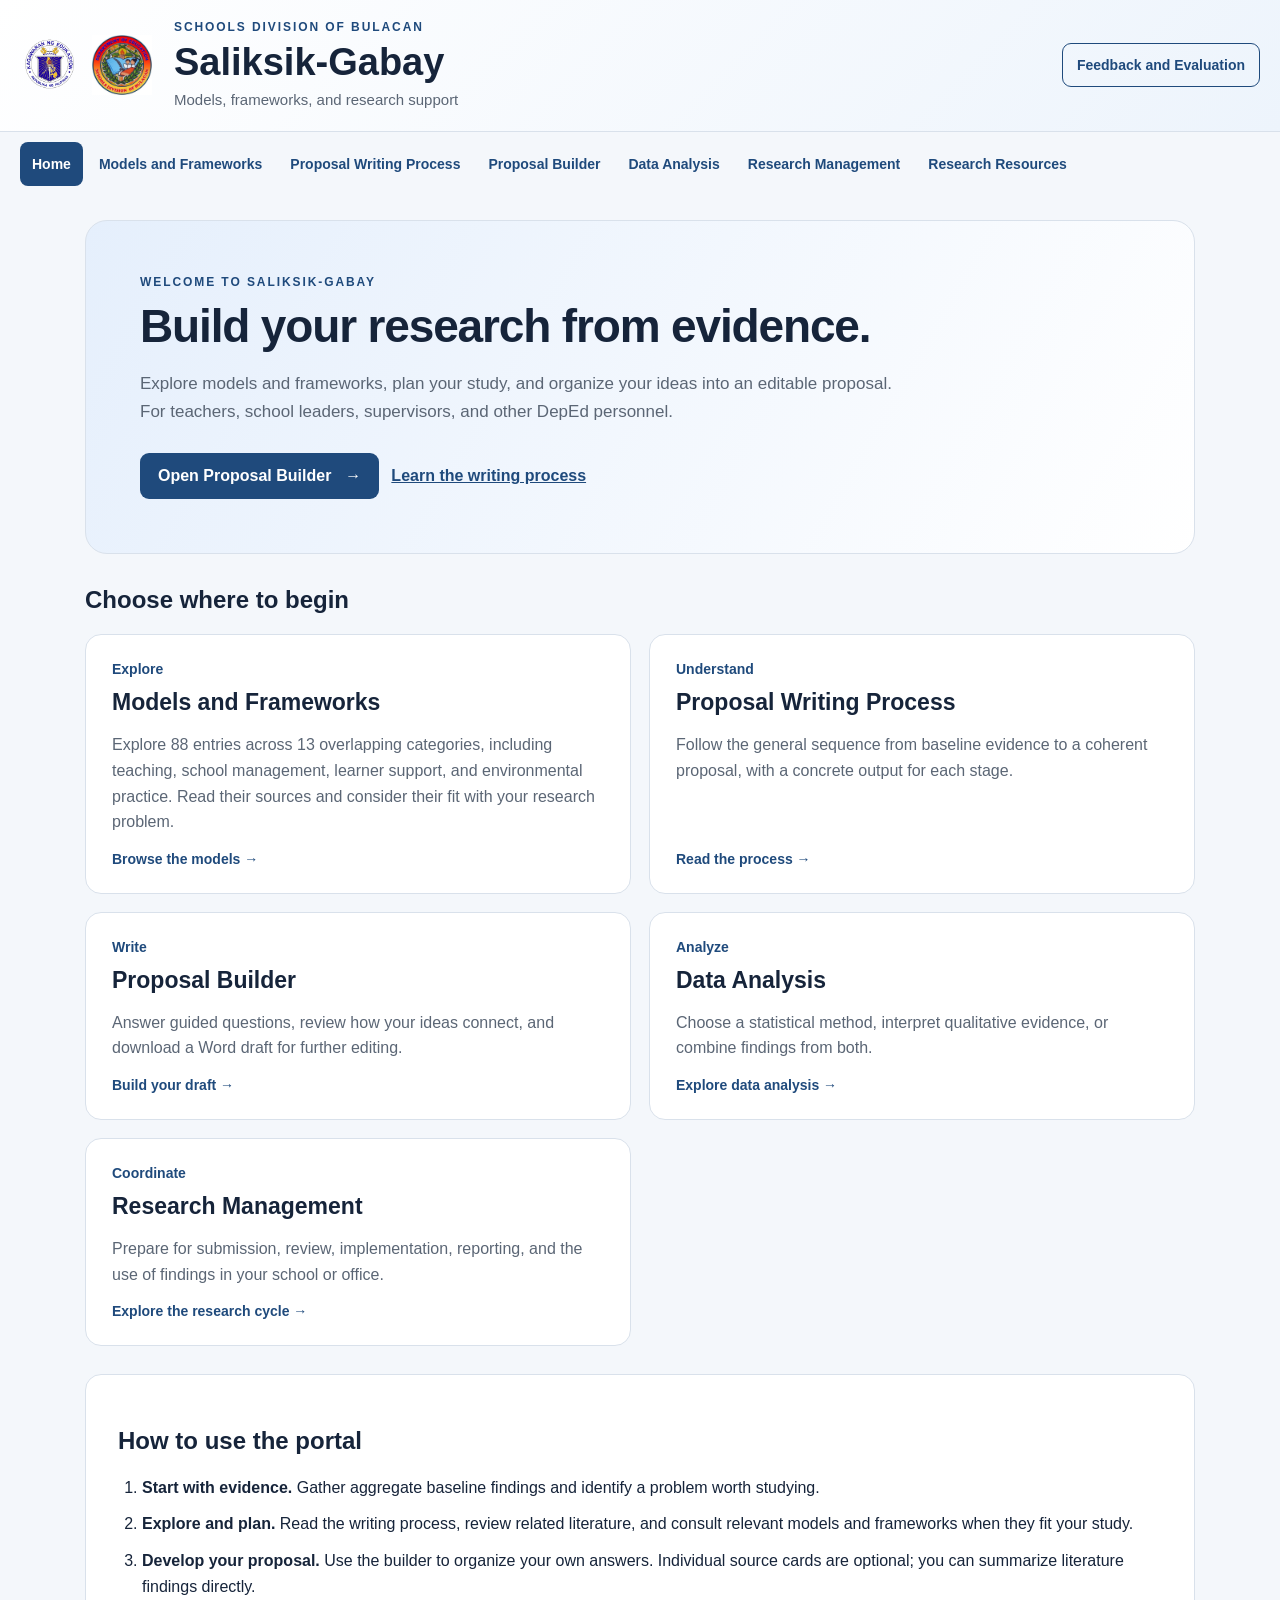
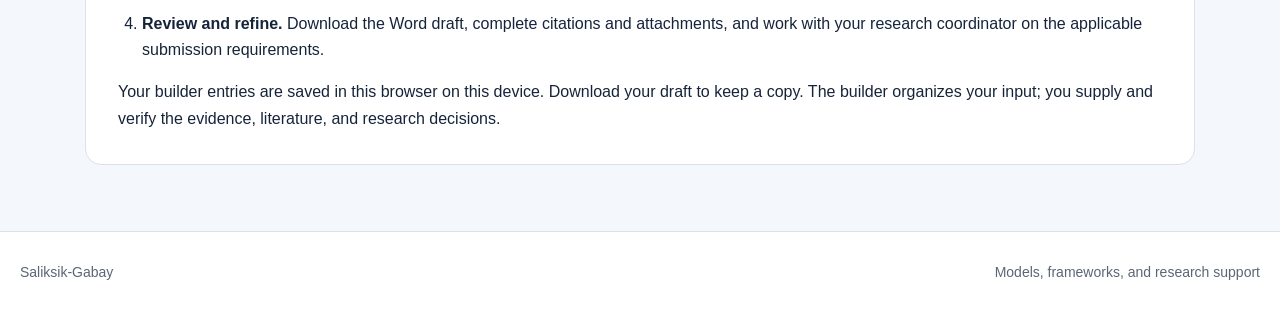
<file: index.html>
<!DOCTYPE html><html lang="en"><head><meta charset="utf-8"><meta name="viewport" content="width=device-width, initial-scale=1"><title>Home | Saliksik-Gabay</title><link rel="stylesheet" href="styles.css?v=compact88"><script>if(new URLSearchParams(location.search).has("model"))location.replace("teaching-models.html"+location.search+location.hash);</script></head><body><a class="skip-link" href="#main">Skip to content</a><header class="topbar"><div class="container brand-row"><div class="brand-logos"><img src="assets/deped-seal.png" alt="Department of Education seal" class="seal"><img src="assets/sdo-bulacan-seal.png" alt="Schools Division of Bulacan seal" class="seal"></div><div class="brand-copy"><p class="eyebrow">Schools Division of Bulacan</p><h1>Saliksik-Gabay</h1><p class="subtext">Models, frameworks, and research support</p></div><a class="portal-feedback" href="https://forms.cloud.microsoft/r/pqEk4NJqM2" target="_blank" rel="noopener noreferrer">Feedback and Evaluation <span class="visually-hidden">(opens in a new tab)</span></a></div></header><nav class="portal-nav container" aria-label="Portal sections"><a href="index.html" aria-current="page">Home</a><a href="teaching-models.html">Models and Frameworks</a><a href="proposal-process.html">Proposal Writing Process</a><a href="proposal-builder.html">Proposal Builder</a><a href="data-analysis.html">Data Analysis</a><a href="research-management.html">Research Management</a><a href="research-resources.html">Research Resources</a></nav><main id="main" class="container reading-page"><section class="home-hero"><p class="eyebrow">Welcome to Saliksik-Gabay</p><h2>Build your research from evidence.</h2><p>Explore models and frameworks, plan your study, and organize your ideas into an editable proposal. For teachers, school leaders, supervisors, and other DepEd personnel.</p><a class="portal-action" href="proposal-builder.html">Open Proposal Builder <span aria-hidden="true">→</span></a><a class="secondary-action" href="proposal-process.html">Learn the writing process</a></section><section aria-labelledby="tools-title"><h2 id="tools-title">Choose where to begin</h2><div class="resource-grid"><a class="resource-card" href="teaching-models.html"><span class="resource-kicker">Explore</span><h3>Models and Frameworks</h3><p>Explore 88 entries across 13 overlapping categories, including teaching, school management, learner support, and environmental practice. Read their sources and consider their fit with your research problem.</p><span class="resource-link">Browse the models →</span></a><a class="resource-card" href="proposal-process.html"><span class="resource-kicker">Understand</span><h3>Proposal Writing Process</h3><p>Follow the general sequence from baseline evidence to a coherent proposal, with a concrete output for each stage.</p><span class="resource-link">Read the process →</span></a><a class="resource-card" href="proposal-builder.html"><span class="resource-kicker">Write</span><h3>Proposal Builder</h3><p>Answer guided questions, review how your ideas connect, and download a Word draft for further editing.</p><span class="resource-link">Build your draft →</span></a><a class="resource-card" href="data-analysis.html"><span class="resource-kicker">Analyze</span><h3>Data Analysis</h3><p>Choose a statistical method, interpret qualitative evidence, or combine findings from both.</p><span class="resource-link">Explore data analysis →</span></a><a class="resource-card" href="research-management.html"><span class="resource-kicker">Coordinate</span><h3>Research Management</h3><p>Prepare for submission, review, implementation, reporting, and the use of findings in your school or office.</p><span class="resource-link">Explore the research cycle →</span></a></div></section><section class="reading-block"><h2>How to use the portal</h2><ol><li><strong>Start with evidence.</strong> Gather aggregate baseline findings and identify a problem worth studying.</li><li><strong>Explore and plan.</strong> Read the writing process, review related literature, and consult relevant models and frameworks when they fit your study.</li><li><strong>Develop your proposal.</strong> Use the builder to organize your own answers. Individual source cards are optional; you can summarize literature findings directly.</li><li><strong>Review and refine.</strong> Download the Word draft, complete citations and attachments, and work with your research coordinator on the applicable submission requirements.</li></ol><p>Your builder entries are saved in this browser on this device. Download your draft to keep a copy. The builder organizes your input; you supply and verify the evidence, literature, and research decisions.</p></section></main><footer class="footer"><div class="container footer-inner"><p>Saliksik-Gabay</p><p>Models, frameworks, and research support</p></div></footer></body></html>
</file>
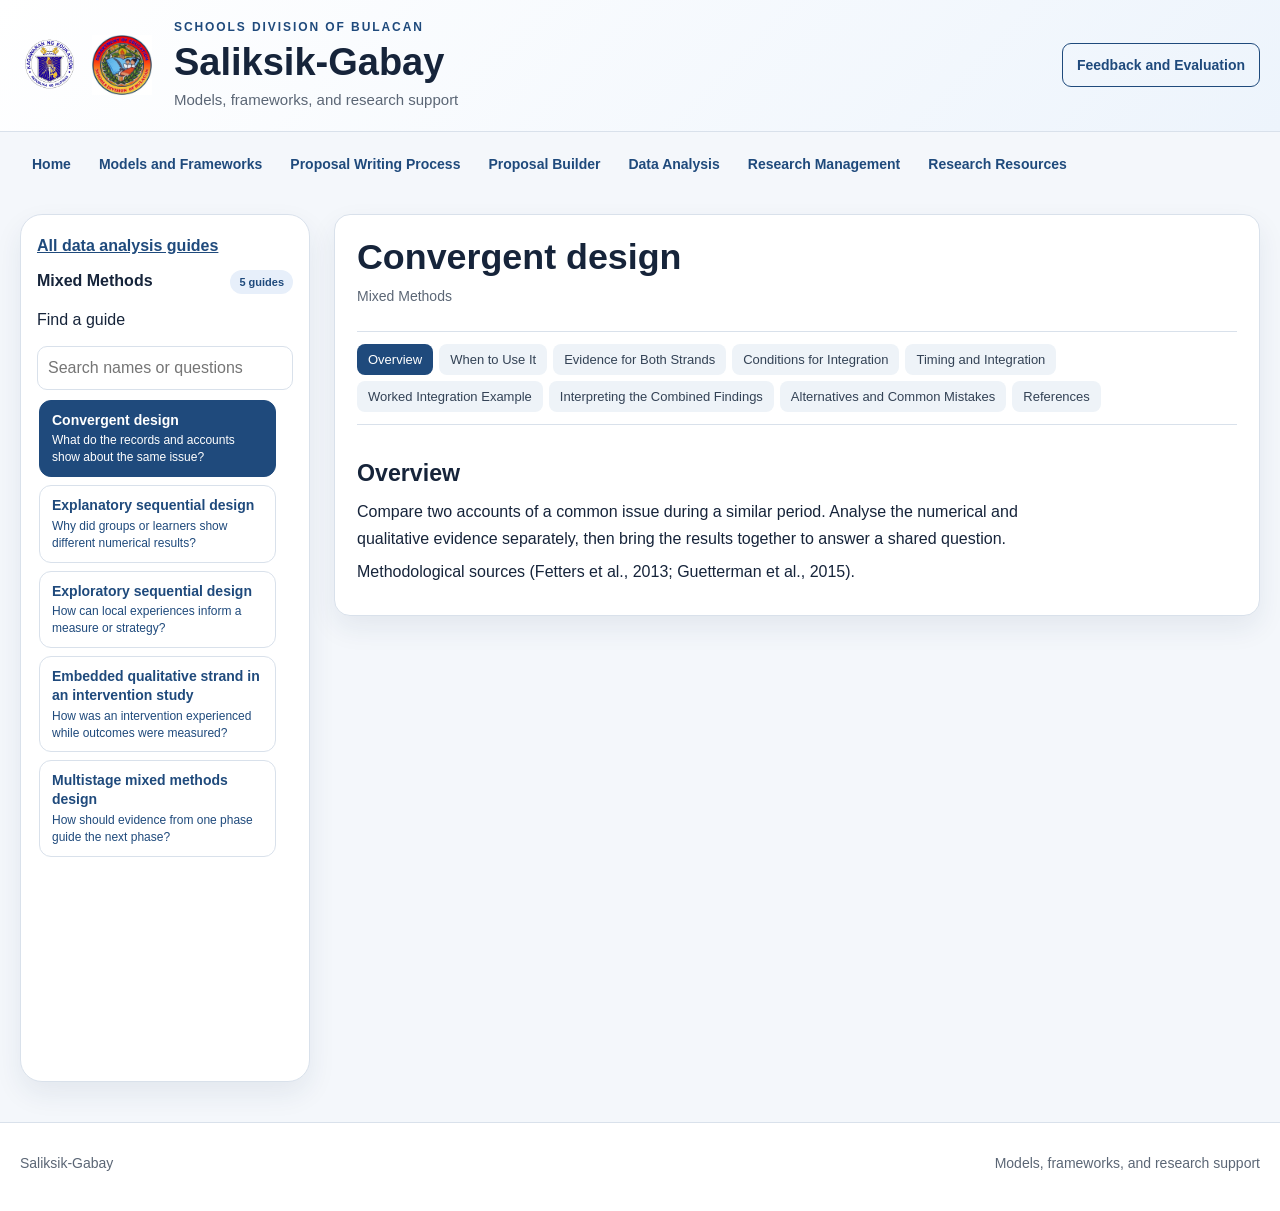
<file: analysis-mixed.html>
<!DOCTYPE html>
<html lang="en"><head><meta charset="utf-8"><meta name="viewport" content="width=device-width, initial-scale=1"><title>Mixed Methods | Saliksik-Gabay</title><link rel="stylesheet" href="styles.css?v=compact88"><link rel="stylesheet" href="data-analysis.css"><script src="analysis-reader.js" defer></script></head><body><a class="skip-link" href="#main">Skip to content</a><header class="topbar"><div class="container brand-row"><div class="brand-logos"><img src="assets/deped-seal.png" alt="Department of Education seal" class="seal"><img src="assets/sdo-bulacan-seal.png" alt="Schools Division of Bulacan seal" class="seal"></div><div class="brand-copy"><p class="eyebrow">Schools Division of Bulacan</p><h1>Saliksik-Gabay</h1><p class="subtext">Models, frameworks, and research support</p></div><a class="portal-feedback" href="https://forms.cloud.microsoft/r/pqEk4NJqM2" target="_blank" rel="noopener noreferrer">Feedback and Evaluation <span class="visually-hidden">(opens in a new tab)</span></a></div></header><nav class="portal-nav container" aria-label="Portal sections"><a href="index.html">Home</a><a href="teaching-models.html">Models and Frameworks</a><a href="proposal-process.html">Proposal Writing Process</a><a href="proposal-builder.html">Proposal Builder</a><a aria-current="location" href="data-analysis.html">Data Analysis</a><a href="research-management.html">Research Management</a><a href="research-resources.html">Research Resources</a></nav>
<main id="main" class="container main-grid guide-browser"><button class="browse-toggle" hidden data-js id="browseModels" aria-controls="modelBrowser" aria-expanded="false" type="button">Browse guides</button>
 <aside class="sidebar card" id="modelBrowser" aria-label="Guide list"><a href="data-analysis.html" class="back-library">All data analysis guides</a>
 <div class="sidebar-head"><h2 class="section-title">Mixed Methods</h2><span class="pill" role="status" id="modelCount">5 guides</span></div>
 <div data-js hidden class="filter-toolbar"><label for="searchInput">Find a guide</label><button id="clearFilters" type="button">Clear search</button></div><input data-js hidden type="search" id="searchInput" placeholder="Search names or questions"><div class="model-list"><a class="model-button" href="#guide-1"><strong>Convergent design</strong><span>What do the records and accounts show about the same issue?</span></a><a class="model-button" href="#guide-2"><strong>Explanatory sequential design</strong><span>Why did groups or learners show different numerical results?</span></a><a class="model-button" href="#guide-3"><strong>Exploratory sequential design</strong><span>How can local experiences inform a measure or strategy?</span></a><a class="model-button" href="#guide-4"><strong>Embedded qualitative strand in an intervention study</strong><span>How was an intervention experienced while outcomes were measured?</span></a><a class="model-button" href="#guide-5"><strong>Multistage mixed methods design</strong><span>How should evidence from one phase guide the next phase?</span></a><p id="empty" hidden>No matching guides. Try a different term.</p></div></aside><div class="paper-list"><article class="content card guide-paper" id="guide-1"><header class="model-heading"><h2 tabindex="-1">Convergent design</h2></header><aside class="model-context"><p class="learning-area">Mixed Methods</p></aside><nav class="section-navigation" aria-label="Sections of Convergent design"><div class="tab-buttons"><a class="tab-button" href="#guide-1-part-1">Overview</a><a class="tab-button" href="#guide-1-part-2">When to Use It</a><a class="tab-button" href="#guide-1-part-3">Evidence for Both Strands</a><a class="tab-button" href="#guide-1-part-4">Conditions for Integration</a><a class="tab-button" href="#guide-1-part-5">Timing and Integration</a><a class="tab-button" href="#guide-1-part-6">Worked Integration Example</a><a class="tab-button" href="#guide-1-part-7">Interpreting the Combined Findings</a><a class="tab-button" href="#guide-1-part-8">Alternatives and Common Mistakes</a><a class="tab-button" href="#guide-1-part-9">References</a></div><div class="section-picker"><label for="section-1">Jump to section</label><select id="section-1"><option value="guide-1-part-1">Overview</option><option value="guide-1-part-2">When to Use It</option><option value="guide-1-part-3">Evidence for Both Strands</option><option value="guide-1-part-4">Conditions for Integration</option><option value="guide-1-part-5">Timing and Integration</option><option value="guide-1-part-6">Worked Integration Example</option><option value="guide-1-part-7">Interpreting the Combined Findings</option><option value="guide-1-part-8">Alternatives and Common Mistakes</option><option value="guide-1-part-9">References</option></select></div></nav><section class="section-card" id="guide-1-part-1"><h3 tabindex="-1">Overview</h3><p>Compare two accounts of a common issue during a similar period. Analyse the numerical and qualitative evidence separately, then bring the results together to answer a shared question.</p><p class="source-note">Methodological sources (Fetters et al., 2013; Guetterman et al., 2015).</p></section><section class="section-card" id="guide-1-part-2"><h3 tabindex="-1">When to Use It</h3><p>What do the records and accounts show about the same issue?</p><p>Compare each section’s borrowing records with accounts of borrowing during the same term. Frequent loans alongside reports of poor access could reflect uneven access within a section.</p><p>Write one mixed question that gives both sources a job. “How is monthly borrowing distributed, and how do learners describe the opportunities they had to borrow?” makes clear why a transaction log and firsthand accounts belong in the same investigation. Specify whether the school needs to understand reach, frequency or convenience before selecting indicators.</p></section><section class="section-card" id="guide-1-part-3"><h3 tabindex="-1">Evidence for Both Strands</h3><p>Assemble measures and accounts that refer to comparable settings, populations and dates. Record who contributed to each strand and whether the evidence can be linked by person, section or school.</p></section><section class="section-card" id="guide-1-part-4"><h3 tabindex="-1">Conditions for Integration</h3><div class="assumption"><h4>Comparable meaning</h4><p>The two strands must address aspects of an identifiable shared issue. Loan volume captures transactions, while interview accounts can reveal opportunity, convenience or exclusion.</p><p><strong>How to check.</strong> Ask what one unit of each measure actually represents. Write the specific question each strand can answer independently.</p><p><strong>If the condition is weak.</strong> If meanings only partly overlap, name the overlap precisely. Present other findings as added context rather than treating different constructs as conflicting measures of one thing.</p></div><div class="assumption"><h4>Timing and exposure</h4><p>Conclusions depend on the groups having a reasonably comparable period of access to the service. A temporary schedule change can affect one source more than another.</p><p><strong>How to check.</strong> Match log dates against interview prompts and check when opening hours, holidays or book supplies changed.</p><p><strong>If the condition is weak.</strong> Restrict the comparison to the shared period, or make separate rows for each period and describe the change that separates them.</p></div><div class="assumption"><h4>Comparable units</h4><p>The unit at which datasets meet sets the level of the claim. Section-level totals can be combined with accounts about a section even if individual borrowers cannot be identified.</p><p><strong>How to check.</strong> List the unit of each result and how each speaker was recruited. Check whether the people interviewed include occasional borrowers and nonborrowers.</p><p><strong>If the condition is weak.</strong> If only sections can be linked, keep the conclusion about sections. Do not assign the section’s typical experience to every learner.</p></div><div class="assumption"><h4>Independent analysis of each strand</h4><p>Each strand needs a credible analysis before it enters the display. Selecting quotations to match a table can hide accounts that challenge the first explanation.</p><p><strong>How to check.</strong> Check how repeat loans were handled and how contradictory interview passages were identified. Preserve each strand’s original summary before merging.</p><p><strong>If the condition is weak.</strong> Revisit each analysis against its source material. Where evidence is thin, show an empty or uncertain cell and specify what would fill it.</p></div></section><section class="section-card" id="guide-1-part-5"><h3 tabindex="-1">Timing and Integration</h3><ol><li>Define the shared issue and unit of comparison before collection. Select defensible analyses for each strand.</li><li>Construct a joint display with a row per unit or issue. Align each numeric result with the corresponding qualitative finding.</li><li>Investigate agreement, complementary information and apparent disagreement. Check measurement, sampling and timing before drawing a combined conclusion.</li></ol><figure class="plot"><img loading="lazy" src="assets/data-analysis/figures/mixed-1.png" alt="Quantitative finding: Count loans and unique borrowers in the same period. Qualitative finding: Analyze how families describe access and pickup. Merge by section: Place findings side by side and investigate discrepancies."><figcaption>Quantitative finding: Count loans and unique borrowers in the same period. Qualitative finding: Analyze how families describe access and pickup. Merge by section: Place findings side by side and investigate discrepancies.</figcaption></figure></section><section class="section-card" id="guide-1-part-6"><h3 tabindex="-1">Worked Integration Example</h3><p>Illustrative joint display, Section A: 42 loans among 30 learners in one month. Interviews describe books being hard to obtain after class. Section B: 25 loans among 30 learners. Families describe flexible pickup.</p><p>The higher loan count and access complaints in A can coexist if repeat borrowers account for many loans or borrowing is difficult at particular times. Check unique borrowers and time of borrowing before interpreting the difference.</p><h4>Applying the approach</h4><p>Build a joint display with a row for each section and columns for loan volume, learners reached, qualitative finding and combined interpretation. Use the same month and the enrolled population for each row. Keep a separate record of who was interviewed so you can explain whose voices the qualitative column represents.</p><p>Extend the illustrative records above. Suppose 12 of the 30 learners in Section A generated its 42 loans, while 20 of the 30 in Section B generated its 25 loans. A reached 40% of enrolled learners and B reached about 67%. Among borrowers, the averages were 3.5 loans in A and 1.25 in B. Those two indicators answer different questions.</p><p>In A’s row, place the report of limited after-class access beside the reach estimate. In B’s row, set the flexible-pickup account beside its wider reach. Re-read interviews for students who borrowed during school hours or chose not to borrow for other reasons. Their accounts can narrow the interpretation or point to another barrier.</p><div class="data-preview" tabindex="0" role="region" aria-label="Worked example table"><table><caption>Illustrative school evidence</caption><thead><tr><th>Unit</th><th>Loans</th><th>Learners</th><th>Interview account</th><th>Integrated interpretation</th></tr></thead><tbody><tr><td>Section A</td><td>42</td><td>30</td><td>After-class pickup difficult</td><td>Repeat borrowing could coexist with unequal access</td></tr><tr><td>Section B</td><td>25</td><td>30</td><td>Pickup times flexible</td><td>Convenient access need not yield more loans</td></tr><tr><td>Follow-up</td><td>—</td><td>—</td><td>Ask about timing and repeat borrowers</td><td>Compare unique borrowers within the same month</td></tr></tbody></table></div></section><section class="section-card" id="guide-1-part-7"><h3 tabindex="-1">Interpreting the Combined Findings</h3><p>Create a joint display with one row per section and columns for the numerical pattern, interview finding and combined interpretation. Explore disagreements.</p><p>A possible combined finding is that Section A recorded more transactions but reached fewer learners, while scheduling difficulties were prominent in some accounts. These data justify testing another pickup period and monitoring unique borrowers. They do not establish that changing the hours will increase participation. Book availability, repeat borrowing and the small interview sample remain relevant to that decision.</p></section><section class="section-card" id="guide-1-part-8"><h3 tabindex="-1">Alternatives and Common Mistakes</h3><p>Choose explanatory sequential when you first need numerical results to decide whom to interview.</p><p>Pairing school-wide totals with quotations from an unconnected group can produce a misleading comparison. Identify precisely which units each source represents.</p></section><section class="section-card" id="guide-1-part-9"><h3 tabindex="-1">References</h3><p class="ref">Fetters, M. D., Curry, L. A., &amp; Creswell, J. W. (2013). Achieving integration in mixed methods designs—Principles and practices. <em>Health Services Research, 48</em>(6 Pt. 2), 2134–2156. <a href="https://doi.org/10.1111/1475-6773.12117">https://doi.org/10.1111/1475-6773.12117</a></p><p class="ref">Guetterman, T. C., Fetters, M. D., &amp; Creswell, J. W. (2015). Integrating quantitative and qualitative results in health science mixed methods research through joint displays. <em>The Annals of Family Medicine, 13</em>(6), 554–561. <a href="https://doi.org/10.1370/afm.1865">https://doi.org/10.1370/afm.1865</a></p></section></article><article class="content card guide-paper" id="guide-2"><header class="model-heading"><h2 tabindex="-1">Explanatory sequential design</h2></header><aside class="model-context"><p class="learning-area">Mixed Methods</p></aside><nav class="section-navigation" aria-label="Sections of Explanatory sequential design"><div class="tab-buttons"><a class="tab-button" href="#guide-2-part-1">Overview</a><a class="tab-button" href="#guide-2-part-2">When to Use It</a><a class="tab-button" href="#guide-2-part-3">Evidence for Both Strands</a><a class="tab-button" href="#guide-2-part-4">Conditions for Integration</a><a class="tab-button" href="#guide-2-part-5">Timing and Integration</a><a class="tab-button" href="#guide-2-part-6">Worked Integration Example</a><a class="tab-button" href="#guide-2-part-7">Interpreting the Combined Findings</a><a class="tab-button" href="#guide-2-part-8">Alternatives and Common Mistakes</a><a class="tab-button" href="#guide-2-part-9">References</a></div><div class="section-picker"><label for="section-2">Jump to section</label><select id="section-2"><option value="guide-2-part-1">Overview</option><option value="guide-2-part-2">When to Use It</option><option value="guide-2-part-3">Evidence for Both Strands</option><option value="guide-2-part-4">Conditions for Integration</option><option value="guide-2-part-5">Timing and Integration</option><option value="guide-2-part-6">Worked Integration Example</option><option value="guide-2-part-7">Interpreting the Combined Findings</option><option value="guide-2-part-8">Alternatives and Common Mistakes</option><option value="guide-2-part-9">References</option></select></div></nav><section class="section-card" id="guide-2-part-1"><h3 tabindex="-1">Overview</h3><p>Use a quantitative first phase to identify a pattern that warrants explanation. Design the qualitative follow-up around that result.</p><p class="source-note">Methodological sources (Fetters et al., 2013; Ivankova et al., 2006).</p></section><section class="section-card" id="guide-2-part-2"><h3 tabindex="-1">When to Use It</h3><p>Why did groups or learners show different numerical results?</p><p>After comparing reading gains, invite learners with varied gains to discuss their practice opportunities. Pair each group’s score pattern with its accounts.</p><p>The strongest reason to choose this sequence is that teachers cannot decide whom to interview or what to probe until they inspect the results. Write a provisional outcome question and leave room to refine the follow-up. A uniform satisfaction survey given at the same time as the posttest would give little opportunity for the first finding to shape the second phase.</p></section><section class="section-card" id="guide-2-part-3"><h3 tabindex="-1">Evidence for Both Strands</h3><p>Collect a quantitative outcome with enough context to interpret it. Plan how to select participants or settings for follow-up and how to keep the two phases connected.</p></section><section class="section-card" id="guide-2-part-4"><h3 tabindex="-1">Conditions for Integration</h3><div class="assumption"><h4>A credible first-phase pattern</h4><p>An apparent contrast must be meaningful enough to explain. Unmatched records, ceiling effects or a changed score scale can create apparent gain differences.</p><p><strong>How to check.</strong> Recompute gains for matched learners, examine individual changes beside group summaries and check whether starting scores leave comparable room to improve.</p><p><strong>If the condition is weak.</strong> If the pattern disappears after a correction, revise the follow-up question. Interviews could explore the measurement problem if it matters to the school.</p></div><div class="assumption"><h4>Purposeful connection between phases</h4><p>Phase one must shape a consequential phase-two decision, such as selecting contrasting cases or developing result-specific prompts.</p><p><strong>How to check.</strong> Write each selection criterion next to the result that prompted it. Identify typical cases and exceptions within each group as well as across groups.</p><p><strong>If the condition is weak.</strong> When recontacting particular learners is impossible, recruit from comparable settings and explain the reduced precision of the connection.</p></div><div class="assumption"><h4>Access across contrasting experiences</h4><p>Learners who are easy to interview may differ systematically from those whose attendance or scores are most difficult to explain.</p><p><strong>How to check.</strong> Compare the gain range and attendance of responders with those invited. Check whether membership in a score category could be revealed through recruitment.</p><p><strong>If the condition is weak.</strong> Use private invitations and varied interview times. If a subgroup remains absent, qualify the explanation and describe the missing perspective.</p></div><div class="assumption"><h4>Sufficient time for interpretation</h4><p>The questions must be shaped after the score analysis, while experiences are recent enough for participants to recall specific episodes.</p><p><strong>How to check.</strong> Check the interval between a teaching session, result review and interview. Look for records that could independently establish events such as cancelled sessions.</p><p><strong>If the condition is weak.</strong> Use concrete date or lesson prompts. Separate recalled experiences from events confirmed by attendance records or lesson logs.</p></div></section><section class="section-card" id="guide-2-part-5"><h3 tabindex="-1">Timing and Integration</h3><ol><li>Inspect the scores and identify a pattern to investigate, including possible measurement issues. Select cases that represent contrasting or unexpected results.</li><li>Use the results to build interview questions. Analyse accounts within and across the selected cases.</li><li>Compare proposed explanations with the initial pattern. State what is supported by the two strands and what requires further evidence.</li></ol><figure class="plot"><img loading="lazy" src="assets/data-analysis/figures/mixed-2.png" alt="Start with scores: Identify learners with different gain patterns. Connect samples: Use the score pattern to select and frame interviews. Explain variation: Compare accounts within and across gain groups."><figcaption>Start with scores: Identify learners with different gain patterns. Connect samples: Use the score pattern to select and frame interviews. Explain variation: Compare accounts within and across gain groups.</figcaption></figure></section><section class="section-card" id="guide-2-part-6"><h3 tabindex="-1">Worked Integration Example</h3><p>Illustrative result: two tutorial groups had the same starting median and different median gains. Select learners with small and large gains within each group, then ask about actual practice time and feedback.</p><p>If missed practice was common among some low-gain learners but several high-gain learners also missed sessions, practice time offers a partial explanation. Examine what differed for those exceptions.</p><h4>Applying the approach</h4><p>Suppose one group gained a median of four reading points and another gained one. Preserve the individual results and identify learners with larger and smaller changes in each group. Deliberately include an exception, such as a learner with a large gain in the group with a smaller median. A difference between group medians does not imply that every learner follows the group pattern.</p><p>Ask participants to describe their most recent independent practice, what feedback they received, and when they could use it. Invite an account of a session that was less helpful. These prompts allow explanations other than attendance. Analyze each account first, then compare accounts across the selected gain patterns.</p><p>In a case comparison sheet enter the gain, attendance record, account of feedback, and evidence that challenges the proposed explanation. If some higher-gain learners missed several sessions but described substantial practice at home, separate opportunities at school from practice outside school. Examine low-gain learners with good attendance before interpreting attendance alone as the mechanism.</p><div class="data-preview" tabindex="0" role="region" aria-label="Worked example table"><table><caption>Illustrative school evidence</caption><thead><tr><th>Case</th><th>Tutorial group</th><th>Gain in points</th><th>Follow-up evidence</th><th>Implication</th></tr></thead><tbody><tr><td>L1</td><td>A</td><td>2</td><td>Missed several practices</td><td>Practice loss is plausible</td></tr><tr><td>L2</td><td>A</td><td>6</td><td>Received immediate feedback</td><td>Examine feedback as another explanation</td></tr><tr><td>L3</td><td>B</td><td>8</td><td>Missed sessions but practised at home</td><td>School attendance alone gives an incomplete explanation</td></tr><tr><td>L4</td><td>B</td><td>3</td><td>Attended regularly but rarely read aloud</td><td>Ask about active practice</td></tr></tbody></table></div></section><section class="section-card" id="guide-2-part-7"><h3 tabindex="-1">Interpreting the Combined Findings</h3><p>Identify the original result, how it shaped the follow-up and what the accounts plausibly explain. Mark explanations that still need testing.</p><p>Model a bounded conclusion: The score contrast guided selection of learners with different gains. Follow-up accounts suggested that chances to act on feedback varied even among regular attendees. The explanation fits several interviewed cases and helps refine a future observation schedule. The interviews were purposefully selected, so they cannot estimate how common that experience was in the full cohort.</p></section><section class="section-card" id="guide-2-part-8"><h3 tabindex="-1">Alternatives and Common Mistakes</h3><p>Choose convergent when both sources can be gathered together and neither depends on earlier results.</p><p>Interviewing only high scorers leaves the lower end of the pattern unexplored. A follow-up account can suggest a mechanism without proving that it caused a score change.</p></section><section class="section-card" id="guide-2-part-9"><h3 tabindex="-1">References</h3><p class="ref">Fetters, M. D., Curry, L. A., &amp; Creswell, J. W. (2013). Achieving integration in mixed methods designs—Principles and practices. <em>Health Services Research, 48</em>(6 Pt. 2), 2134–2156. <a href="https://doi.org/10.1111/1475-6773.12117">https://doi.org/10.1111/1475-6773.12117</a></p><p class="ref">Ivankova, N. V., Creswell, J. W., &amp; Stick, S. L. (2006). Using mixed-methods sequential explanatory design: From theory to practice. <em>Field Methods, 18</em>(1), 3–20. <a href="https://doi.org/10.1177/1525822X05282260">https://doi.org/10.1177/1525822X05282260</a></p></section></article><article class="content card guide-paper" id="guide-3"><header class="model-heading"><h2 tabindex="-1">Exploratory sequential design</h2></header><aside class="model-context"><p class="learning-area">Mixed Methods</p></aside><nav class="section-navigation" aria-label="Sections of Exploratory sequential design"><div class="tab-buttons"><a class="tab-button" href="#guide-3-part-1">Overview</a><a class="tab-button" href="#guide-3-part-2">When to Use It</a><a class="tab-button" href="#guide-3-part-3">Evidence for Both Strands</a><a class="tab-button" href="#guide-3-part-4">Conditions for Integration</a><a class="tab-button" href="#guide-3-part-5">Timing and Integration</a><a class="tab-button" href="#guide-3-part-6">Worked Integration Example</a><a class="tab-button" href="#guide-3-part-7">Interpreting the Combined Findings</a><a class="tab-button" href="#guide-3-part-8">Alternatives and Common Mistakes</a><a class="tab-button" href="#guide-3-part-9">References</a></div><div class="section-picker"><label for="section-3">Jump to section</label><select id="section-3"><option value="guide-3-part-1">Overview</option><option value="guide-3-part-2">When to Use It</option><option value="guide-3-part-3">Evidence for Both Strands</option><option value="guide-3-part-4">Conditions for Integration</option><option value="guide-3-part-5">Timing and Integration</option><option value="guide-3-part-6">Worked Integration Example</option><option value="guide-3-part-7">Interpreting the Combined Findings</option><option value="guide-3-part-8">Alternatives and Common Mistakes</option><option value="guide-3-part-9">References</option></select></div></nav><section class="section-card" id="guide-3-part-1"><h3 tabindex="-1">Overview</h3><p>Start with qualitative exploration when existing concepts or measures do not adequately capture the setting. Build a tool or strategy from the findings, then examine its use quantitatively.</p><p class="source-note">Methodological sources (Fetters et al., 2013; Onwuegbuzie et al., 2010).</p></section><section class="section-card" id="guide-3-part-2"><h3 tabindex="-1">When to Use It</h3><p>How can local experiences inform a measure or strategy?</p><p>Interview families about reading routines, turn recurring ideas into survey items, check how families understand them and pilot the survey in several sections.</p><p>This sequence suits a school developing a local measure of home reading support when shared book reading is only one possible routine. The concept must be developed before asking how often it occurs. If the aim is simply to document diverse experiences, a qualitative account may already answer the question and a survey would add unnecessary burden.</p></section><section class="section-card" id="guide-3-part-3"><h3 tabindex="-1">Evidence for Both Strands</h3><p>Collect rich local accounts, preserve the concepts behind proposed items and plan a suitable pilot sample. Specify which property of the tool or strategy the numerical phase will examine.</p></section><section class="section-card" id="guide-3-part-4"><h3 tabindex="-1">Conditions for Integration</h3><div class="assumption"><h4>Local meaning and coverage</h4><p>Initial accounts must cover enough variation to support the local concept. An item based entirely on one type of family routine may omit another legitimate way of supporting reading.</p><p><strong>How to check.</strong> Compare accounts across schedules, caregivers, languages and access to print or digital texts. Identify who is missing and which practices the draft cannot represent.</p><p><strong>If the condition is weak.</strong> Recruit contrasting accounts where feasible. Keep the scope of the construct narrow until there is evidence for broader coverage.</p></div><div class="assumption"><h4>A traceable building step</h4><p>Readers should be able to see how a qualitative insight shaped a specific item, option or procedure in the quantitative phase.</p><p><strong>How to check.</strong> Create a row for each concept, supporting excerpts, draft wording and the reason for the response choices. Check whether item wording adds a judgment absent from the accounts.</p><p><strong>If the condition is weak.</strong> Split double-barreled items and revise ambiguous terms. Preserve aspects of experience that cannot sensibly be reduced to a single score.</p></div><div class="assumption"><h4>Respondent interpretation</h4><p>An item can be grammatically clear but interpreted differently by the families who will answer it. Misunderstanding changes what a number represents.</p><p><strong>How to check.</strong> Ask intended respondents to restate the item, explain how they recalled the event, and describe how they chose their response.</p><p><strong>If the condition is weak.</strong> Revise the recall period, examples or options and try the new wording again. Maintain a version record to distinguish responses to different wording.</p></div><div class="assumption"><h4>Appropriate pilot evidence</h4><p>A pilot can reveal missing values, poor response options and implausible response patterns. Different measurement claims require different evidence and samples.</p><p><strong>How to check.</strong> State before piloting whether the aim is feasibility, coverage, consistency or another property. Check how recruitment limits those inferences.</p><p><strong>If the condition is weak.</strong> Report the property actually examined and carry unresolved questions into a further study. Avoid using a preliminary pilot to set a high-stakes cut score.</p></div></section><section class="section-card" id="guide-3-part-5"><h3 tabindex="-1">Timing and Integration</h3><ol><li>Analyse interviews to identify relevant concepts and local language. Write a traceable rationale linking each item or procedure to an insight.</li><li>Review candidate items with knowledgeable readers. Try them with intended respondents to check interpretation and revise unclear wording.</li><li>Pilot the revised tool and analyse responses, missingness and variation. Bring results back to the original construct and document decisions.</li></ol><figure class="plot"><img loading="lazy" src="assets/data-analysis/figures/mixed-3.png" alt="Start with accounts: Identify home practices in family interviews. Build a measure: Translate each local idea into an item and check its meaning. Pilot and revise: Use item results and feedback to decide what to retain."><figcaption>Start with accounts: Identify home practices in family interviews. Build a measure: Translate each local idea into an item and check its meaning. Pilot and revise: Use item results and feedback to decide what to retain.</figcaption></figure></section><section class="section-card" id="guide-3-part-6"><h3 tabindex="-1">Worked Integration Example</h3><p>Illustrative parent statement: “She reads while I cook, then tells the story when I’m free.” This suggests asynchronous family support. Draft item: “In the past seven days, on how many days did your child tell someone at home about a story they had read?”</p><p>If many mark the item blank because they associate reading with printed books alone, return to interview meanings and clarify whether digital stories count. The decision links local meaning to pilot performance.</p><h4>Applying the approach</h4><p>Start a development table with the excerpt about a child telling a story after a caregiver finishes cooking. Record the tentative concept as delayed discussion of a self-read story. Explain why the draft asks about occasions when the child discussed a story, and why it does not require an adult to be present while the child reads.</p><p>During a cognitive interview, ask a caregiver whether an audio story, a text read on a phone, or a story read aloud together would count. Decide which belong to the defined construct. Record why you retained or removed examples. Re-test the revised wording in the language in which families will receive the survey.</p><p>Suppose 5 of 20 pilot respondents leave the original item blank. That is 25% missing. Examine their notes before interpreting a blank as zero days. If some lacked an opportunity and others could not decide whether digital reading counted, distinguish a genuine zero from an unusable response. Document what the second version changes and pilot that version separately.</p><div class="data-preview" tabindex="0" role="region" aria-label="Worked example table"><table><caption>Illustrative school evidence</caption><thead><tr><th>Interview insight</th><th>Draft item concept</th><th>Pilot evidence</th><th>Decision</th></tr></thead><tbody><tr><td>Story retold after caregiver finishes cooking</td><td>Days child retold a story</td><td>Caregivers recognised delayed discussion</td><td>Retain a seven-day recall period</td></tr><tr><td>Child reads stories on a phone</td><td>Story format</td><td>Some respondents assumed paper books only</td><td>Clarify that print and digital stories count</td></tr><tr><td>Siblings also listen to stories</td><td>Listener at home</td><td>Some interpreted caregiver as parent only</td><td>Use someone at home and retest</td></tr></tbody></table></div></section><section class="section-card" id="guide-3-part-7"><h3 tabindex="-1">Interpreting the Combined Findings</h3><p>Trace each local idea to an item or indicator, give the pilot findings and record which items need revision. A pilot alone does not establish validity.</p><p>A defensible report links the qualitative insight to the item and shows why the pilot prompted revision. For instance, families described reading support across separate parts of a day. Pilot feedback identified uncertainty about digital stories, and the revised prompt now specifies eligible reading formats. The next field test will examine interpretation across language groups. This evidence supports wording refinement, while stronger claims about score comparability require additional investigation.</p></section><section class="section-card" id="guide-3-part-8"><h3 tabindex="-1">Alternatives and Common Mistakes</h3><p>If the school already has a suitable measure and needs to explain its results, consider explanatory sequential.</p><p>A high response rate alone does not establish measurement quality. State which aspects of interpretation, reliability or validity still need examination.</p></section><section class="section-card" id="guide-3-part-9"><h3 tabindex="-1">References</h3><p class="ref">Fetters, M. D., Curry, L. A., &amp; Creswell, J. W. (2013). Achieving integration in mixed methods designs—Principles and practices. <em>Health Services Research, 48</em>(6 Pt. 2), 2134–2156. <a href="https://doi.org/10.1111/1475-6773.12117">https://doi.org/10.1111/1475-6773.12117</a></p><p class="ref">Onwuegbuzie, A. J., Bustamante, R. M., &amp; Nelson, J. A. (2010). Mixed research as a tool for developing quantitative instruments. <em>Journal of Mixed Methods Research, 4</em>(1), 56–78. <a href="https://doi.org/10.1177/1558689809355805">https://doi.org/10.1177/1558689809355805</a></p></section></article><article class="content card guide-paper" id="guide-4"><header class="model-heading"><h2 tabindex="-1">Embedded qualitative strand in an intervention study</h2></header><aside class="model-context"><p class="learning-area">Mixed Methods</p></aside><nav class="section-navigation" aria-label="Sections of Embedded qualitative strand in an intervention study"><div class="tab-buttons"><a class="tab-button" href="#guide-4-part-1">Overview</a><a class="tab-button" href="#guide-4-part-2">When to Use It</a><a class="tab-button" href="#guide-4-part-3">Evidence for Both Strands</a><a class="tab-button" href="#guide-4-part-4">Conditions for Integration</a><a class="tab-button" href="#guide-4-part-5">Timing and Integration</a><a class="tab-button" href="#guide-4-part-6">Worked Integration Example</a><a class="tab-button" href="#guide-4-part-7">Interpreting the Combined Findings</a><a class="tab-button" href="#guide-4-part-8">Alternatives and Common Mistakes</a><a class="tab-button" href="#guide-4-part-9">References</a></div><div class="section-picker"><label for="section-4">Jump to section</label><select id="section-4"><option value="guide-4-part-1">Overview</option><option value="guide-4-part-2">When to Use It</option><option value="guide-4-part-3">Evidence for Both Strands</option><option value="guide-4-part-4">Conditions for Integration</option><option value="guide-4-part-5">Timing and Integration</option><option value="guide-4-part-6">Worked Integration Example</option><option value="guide-4-part-7">Interpreting the Combined Findings</option><option value="guide-4-part-8">Alternatives and Common Mistakes</option><option value="guide-4-part-9">References</option></select></div></nav><section class="section-card" id="guide-4-part-1"><h3 tabindex="-1">Overview</h3><p>Include a supporting strand inside a larger intervention or evaluation design to understand how delivery, participation or context may shape the observed outcome.</p><p class="source-note">Methodological sources (Fetters et al., 2013; Moore et al., 2015).</p></section><section class="section-card" id="guide-4-part-2"><h3 tabindex="-1">When to Use It</h3><p>How was an intervention experienced while outcomes were measured?</p><p>Alongside a tutoring evaluation, observe how tutors group learners. Compare delivery notes with each group’s attendance and outcome patterns.</p><p>Specify how the intervention is expected to work. In a tutoring project, timely peer feedback might increase opportunities to correct misunderstandings during practice. Teachers can then look for observable steps between delivery and outcome. The main design still governs the strength of any effect claim. Process evidence can describe delivery in a one-group evaluation, but it cannot supply a missing comparison group.</p></section><section class="section-card" id="guide-4-part-3"><h3 tabindex="-1">Evidence for Both Strands</h3><p>Collect the main outcome and meaningful implementation evidence such as observation notes, accounts of participation and a record of when sessions occurred. Link by group or period where possible.</p></section><section class="section-card" id="guide-4-part-4"><h3 tabindex="-1">Conditions for Integration</h3><div class="assumption"><h4>Distinct purposes</h4><p>The main evaluation estimates or describes an outcome. The supporting strand addresses a process question that can improve interpretation, such as what learners actually experienced.</p><p><strong>How to check.</strong> Write the outcome question and the process question side by side. Identify which information the outcome assessment will never capture on its own.</p><p><strong>If the condition is weak.</strong> Refocus observations on a plausible process and specify how they will connect to outcomes. Eliminate process questions unrelated to the evaluation.</p></div><div class="assumption"><h4>Coverage of implementation</h4><p>An observed demonstration lesson may be unlike an ordinary session. A process account needs evidence from the variation in delivery that matters to interpretation.</p><p><strong>How to check.</strong> Map observed sessions by tutor, group, stage, attendance and disruptions. Compare the observation schedule with all sessions actually delivered.</p><p><strong>If the condition is weak.</strong> Include less-attended or rescheduled sessions where possible. Label gaps and avoid treating unobserved sessions as proof of consistent delivery.</p></div><div class="assumption"><h4>Comparable linkage</h4><p>Outcomes belong to particular learners or groups and time windows. Linking a late observation to all earlier practice can create an inaccurate exposure history.</p><p><strong>How to check.</strong> Match dates, group assignment, staff changes and the timing of outcome measures. Check whether a learner moved between groups.</p><p><strong>If the condition is weak.</strong> Connect evidence at the most defensible level. If individual exposure is unknown, describe patterns of delivery by group and retain that limit.</p></div><div class="assumption"><h4>Role and reactivity</h4><p>Tutors can change their teaching when observed, and learners may hesitate to criticize a teacher who also scores them. These conditions can distort accounts of implementation.</p><p><strong>How to check.</strong> Compare routine lesson notes with observed sessions. Examine whether feedback differs when a neutral colleague invites an account.</p><p><strong>If the condition is weak.</strong> Collect process evidence in more than one way when feasible. Describe the observer’s role and preserve accounts showing unexpected or disappointing experiences.</p></div></section><section class="section-card" id="guide-4-part-5"><h3 tabindex="-1">Timing and Integration</h3><ol><li>State the main evaluation question and the supporting process question. Plan observations across varied sessions, including less successful ones.</li><li>Analyse outcome data according to the evaluation design. Code process data for relevant features of delivery and unexpected events.</li><li>Link delivery evidence to the corresponding group or period. Interpret possible contextual influences and alternative explanations.</li></ol><figure class="plot"><img loading="lazy" src="assets/data-analysis/figures/mixed-4.png" alt="Main evaluation: Define the primary outcome and comparison. Supporting strand: Observe how the intervention was delivered. Integrate in context: Relate delivery differences to the outcome patterns."><figcaption>Main evaluation: Define the primary outcome and comparison. Supporting strand: Observe how the intervention was delivered. Integrate in context: Relate delivery differences to the outcome patterns.</figcaption></figure></section><section class="section-card" id="guide-4-part-6"><h3 tabindex="-1">Worked Integration Example</h3><p>Illustrative result: Groups A and B show similar average improvement. Observations record regular peer feedback in A and extra teacher-led sessions in B. The combined evidence suggests that similar outcomes occurred under different delivery conditions.</p><p>Report the difference in implementation and check attendance and baseline scores. The data cannot by themselves establish that either teaching practice produced the gains.</p><h4>Applying the approach</h4><p>Define three separate quantities for a session: planned duration, minutes actually delivered, and the portion each learner attended. In the fieldnotes, describe who gave feedback, what the learner did next and how feedback opportunities differed within the group. Capture departures from the lesson plan without assuming every departure is harmful.</p><p>Create a group-by-period comparison. Suppose peer feedback occurred in four of five observed sessions in A and one of five in B. B’s notes also document extra teacher-led sessions. Write “observed sessions” beside each denominator. Inspect the outcome summaries and attendance for the corresponding groups before interpreting the difference in practice.</p><p>Compare explanations for similar gains. Peer feedback and extra direct teaching may both have provided usable practice, or the same test may have been insensitive to changes in feedback use. Look for instances where learners received feedback but could not apply it, or improved without the observed activity. These cases help identify the next process question.</p><div class="data-preview" tabindex="0" role="region" aria-label="Worked example table"><table><caption>Illustrative school evidence</caption><thead><tr><th>Unit</th><th>Mean gain in points</th><th>Delivery evidence</th><th>Combined interpretation</th></tr></thead><tbody><tr><td>Group A</td><td>4</td><td>Regular peer feedback</td><td>Gains occurred alongside peer support</td></tr><tr><td>Group B</td><td>4</td><td>Extra teacher-led sessions</td><td>Similar gains occurred under different delivery</td></tr><tr><td>Cross-group review</td><td>—</td><td>—</td><td>Check baseline scores and attendance before attributing differences to delivery</td></tr></tbody></table></div></section><section class="section-card" id="guide-4-part-7"><h3 tabindex="-1">Interpreting the Combined Findings</h3><p>Present outcomes alongside evidence about delivery and context. State which conclusions the evaluation design supports.</p><p>An integrated report can say that both groups showed similar average gains while observed sessions offered different opportunities for feedback. A useful revision would be to document how learners respond after feedback in both groups. Report baseline differences, incomplete observation coverage and alternative explanations alongside this suggestion. Avoid attributing outcomes to an individual tutor from group averages and a small set of observation notes.</p></section><section class="section-card" id="guide-4-part-8"><h3 tabindex="-1">Alternatives and Common Mistakes</h3><p>Use convergent when the two sources address the main question with similar priority.</p><p>A positive quotation after the intervention gives little evidence about implementation across sessions. Choose an observation or interview schedule tied to the supporting question.</p></section><section class="section-card" id="guide-4-part-9"><h3 tabindex="-1">References</h3><p class="ref">Fetters, M. D., Curry, L. A., &amp; Creswell, J. W. (2013). Achieving integration in mixed methods designs—Principles and practices. <em>Health Services Research, 48</em>(6 Pt. 2), 2134–2156. <a href="https://doi.org/10.1111/1475-6773.12117">https://doi.org/10.1111/1475-6773.12117</a></p><p class="ref">Moore, G. F., Audrey, S., Barker, M., Bond, L., Bonell, C., Hardeman, W., Moore, L., O’Cathain, A., Tinati, T., Wight, D., &amp; Baird, J. (2015). Process evaluation of complex interventions: Medical Research Council guidance. <em>BMJ, 350</em>, Article h1258. <a href="https://doi.org/10.1136/bmj.h1258">https://doi.org/10.1136/bmj.h1258</a></p></section></article><article class="content card guide-paper" id="guide-5"><header class="model-heading"><h2 tabindex="-1">Multistage mixed methods design</h2></header><aside class="model-context"><p class="learning-area">Mixed Methods</p></aside><nav class="section-navigation" aria-label="Sections of Multistage mixed methods design"><div class="tab-buttons"><a class="tab-button" href="#guide-5-part-1">Overview</a><a class="tab-button" href="#guide-5-part-2">When to Use It</a><a class="tab-button" href="#guide-5-part-3">Evidence for Both Strands</a><a class="tab-button" href="#guide-5-part-4">Conditions for Integration</a><a class="tab-button" href="#guide-5-part-5">Timing and Integration</a><a class="tab-button" href="#guide-5-part-6">Worked Integration Example</a><a class="tab-button" href="#guide-5-part-7">Interpreting the Combined Findings</a><a class="tab-button" href="#guide-5-part-8">Alternatives and Common Mistakes</a><a class="tab-button" href="#guide-5-part-9">References</a></div><div class="section-picker"><label for="section-5">Jump to section</label><select id="section-5"><option value="guide-5-part-1">Overview</option><option value="guide-5-part-2">When to Use It</option><option value="guide-5-part-3">Evidence for Both Strands</option><option value="guide-5-part-4">Conditions for Integration</option><option value="guide-5-part-5">Timing and Integration</option><option value="guide-5-part-6">Worked Integration Example</option><option value="guide-5-part-7">Interpreting the Combined Findings</option><option value="guide-5-part-8">Alternatives and Common Mistakes</option><option value="guide-5-part-9">References</option></select></div></nav><section class="section-card" id="guide-5-part-1"><h3 tabindex="-1">Overview</h3><p>Use a multistage design for a programme of linked investigations where decisions in later phases depend on combined evidence from earlier phases.</p><p class="source-note">Methodological sources (Fetters et al., 2013; O’Cathain et al., 2019).</p></section><section class="section-card" id="guide-5-part-2"><h3 tabindex="-1">When to Use It</h3><p>How should evidence from one phase guide the next phase?</p><p>Interview teachers about reading barriers, pilot a support routine and track participation, then interview tutors to explain which elements need revision.</p><p>Use this approach when the school needs successive decisions about a program, such as diagnosing an access barrier, piloting a change and adapting it for households still unreached. An action research cycle can contain these elements, but combining several activities into one report requires a clear account of how quantitative and qualitative findings shaped actual decisions.</p></section><section class="section-card" id="guide-5-part-3"><h3 tabindex="-1">Evidence for Both Strands</h3><p>Plan for several phases, consistent definitions across them, and documentation of changes to participants, tools or delivery. Identify who can use each phase’s findings to make a decision.</p></section><section class="section-card" id="guide-5-part-4"><h3 tabindex="-1">Conditions for Integration</h3><div class="assumption"><h4>An overarching question</h4><p>Several activities form a multistage inquiry when evidence from one phase informs a decision in another, all contributing to one overarching question.</p><p><strong>How to check.</strong> Write the planned output and decision after each phase. Check whether removing an earlier phase would actually change the later plan.</p><p><strong>If the condition is weak.</strong> If phases can be removed without changing anything, clarify the connection or report separate studies. Avoid making every routine monitoring activity a research phase.</p></div><div class="assumption"><h4>Continuity of indicators</h4><p>Policy, eligibility or recordkeeping can change between phases. Comparisons require enough continuity to distinguish change in reach from change in its definition.</p><p><strong>How to check.</strong> Record who was eligible, what counted as a distinct borrower and how repeat loans were handled for each version of the service.</p><p><strong>If the condition is weak.</strong> Recalculate using common definitions where records allow. When they do not, display phase-specific results and explain why they cannot be directly compared.</p></div><div class="assumption"><h4>Timing and transition decisions</h4><p>Teams need time to analyze one phase before revising the next. Immediate rollout can make later activities insensitive to the earlier evidence.</p><p><strong>How to check.</strong> List each phase’s decision date, evidence required and person able to act. Check whether missing or conflicting evidence could plausibly reverse the decision.</p><p><strong>If the condition is weak.</strong> Allow time for clarification or a small additional check. Record uncertainty and decide whether to continue, adapt, pause or collect more information.</p></div><div class="assumption"><h4>Changing participation</h4><p>Families entering a pilot may differ from families who helped design it. Later participants may also have different needs from families who decline or leave.</p><p><strong>How to check.</strong> Describe the population and recruited group at each stage. Check who cannot use the new service and whose views are absent from follow-up.</p><p><strong>If the condition is weak.</strong> Seek perspectives from nonusers when feasible. Keep evidence about acceptability among users separate from conclusions about equitable reach.</p></div></section><section class="section-card" id="guide-5-part-5"><h3 tabindex="-1">Timing and Integration</h3><ol><li>Map each phase to an explicit decision. Show where qualitative and quantitative strands connect and where earlier evidence gets revisited.</li><li>Analyse and integrate findings at each planned point. Keep a record of what changed in the programme or instrument and why.</li><li>Draw a final interpretation spanning the stages. Note when changes in delivery or participants limit direct comparisons.</li></ol><figure class="plot"><img loading="lazy" src="assets/data-analysis/figures/mixed-5.png" alt="Discover a barrier: Interview families about access and timing. Pilot a response: Track use of alternative pickup windows. Explain and redesign: Use follow-up accounts to inform the next version."><figcaption>Discover a barrier: Interview families about access and timing. Pilot a response: Track use of alternative pickup windows. Explain and redesign: Use follow-up accounts to inform the next version.</figcaption></figure></section><section class="section-card" id="guide-5-part-6"><h3 tabindex="-1">Worked Integration Example</h3><p>Illustrative sequence: Family interviews identify pickup times as a barrier. A pilot offers two pickup windows and counts unique borrowers. More families use the later time, but follow-up interviews show that transport remains a barrier for some.</p><p>Maintain the second window and test a classroom collection option in the next cycle. Record which evidence supported each change and what would indicate improvement in reach.</p><h4>Applying the approach</h4><p>At discovery, use interview accounts to distinguish pickup-time conflicts from transport barriers. Decide which barrier the pilot can realistically address. Record why two pickup windows were selected and how you will know whether they extend reach. Distinct families served per eligible family is a better reach indicator than total books loaned.</p><p>At the pilot stage, suppose 50 families are eligible, 10 use the early window and 14 use the late one. Attendance records show four used both. The two windows reached 20 distinct families, or 40%, rather than 24. Ten families used only the late window. These records describe uptake under the pilot schedule. They do not reveal how many families would otherwise have borrowed.</p><p>In follow-up, invite families who used only the late window and families who used neither. Compare accounts of scheduling relief with accounts of persistent transport difficulty. If a classroom collection option is introduced, record its start date, eligibility, staffing and the new indicator for each route. Keep separate rows for the original pilot and the adapted version.</p><div class="data-preview" tabindex="0" role="region" aria-label="Worked example table"><table><caption>Illustrative school evidence</caption><thead><tr><th>Phase</th><th>Evidence</th><th>Decision</th><th>Evidence needed next</th></tr></thead><tbody><tr><td>Family interviews</td><td>Pickup timing conflicts with work</td><td>Offer two pickup windows</td><td>Count unique borrowers by window</td></tr><tr><td>Pilot</td><td>More families use the later window</td><td>Maintain later pickup</td><td>Ask which families still face obstacles</td></tr><tr><td>Follow-up interviews</td><td>Some families report transport difficulties</td><td>Test classroom collection</td><td>Monitor reach among prior nonborrowers</td></tr></tbody></table></div></section><section class="section-card" id="guide-5-part-7"><h3 tabindex="-1">Interpreting the Combined Findings</h3><p>Show the evidence, decision and resulting modification at each stage. Explain how the combined findings informed the final design.</p><p>Summarize the decisions in chronological order. Family interviews identified time and travel barriers. The two-window pilot reached 20 of 50 eligible families, and some users explained how the later time helped. Nonuser accounts justified a separate test of classroom collection. Report the new option as a proposed or newly tested adaptation according to what actually happened. Distinguish evidence about feasibility and reach from evidence that the service improved reading attainment.</p></section><section class="section-card" id="guide-5-part-8"><h3 tabindex="-1">Alternatives and Common Mistakes</h3><p>Use a single sequential design when one follow-up phase answers the question.</p><p>Several unrelated activities do not constitute a multistage design. Make the decision and evidence linking every pair of phases explicit.</p></section><section class="section-card" id="guide-5-part-9"><h3 tabindex="-1">References</h3><p class="ref">Fetters, M. D., Curry, L. A., &amp; Creswell, J. W. (2013). Achieving integration in mixed methods designs—Principles and practices. <em>Health Services Research, 48</em>(6 Pt. 2), 2134–2156. <a href="https://doi.org/10.1111/1475-6773.12117">https://doi.org/10.1111/1475-6773.12117</a></p><p class="ref">O’Cathain, A., Croot, L., Duncan, E., Rousseau, N., Sworn, K., Turner, K. M., Yardley, L., &amp; Hoddinott, P. (2019). Guidance on how to develop complex interventions to improve health and healthcare. <em>BMJ Open, 9</em>(8), Article e029954. <a href="https://doi.org/10.1136/bmjopen-2019-029954">https://doi.org/10.1136/bmjopen-2019-029954</a></p></section></article></div></main>
<footer class="footer"><div class="container footer-inner"><p>Saliksik-Gabay</p><p>Models, frameworks, and research support</p></div></footer></body></html>
</file>
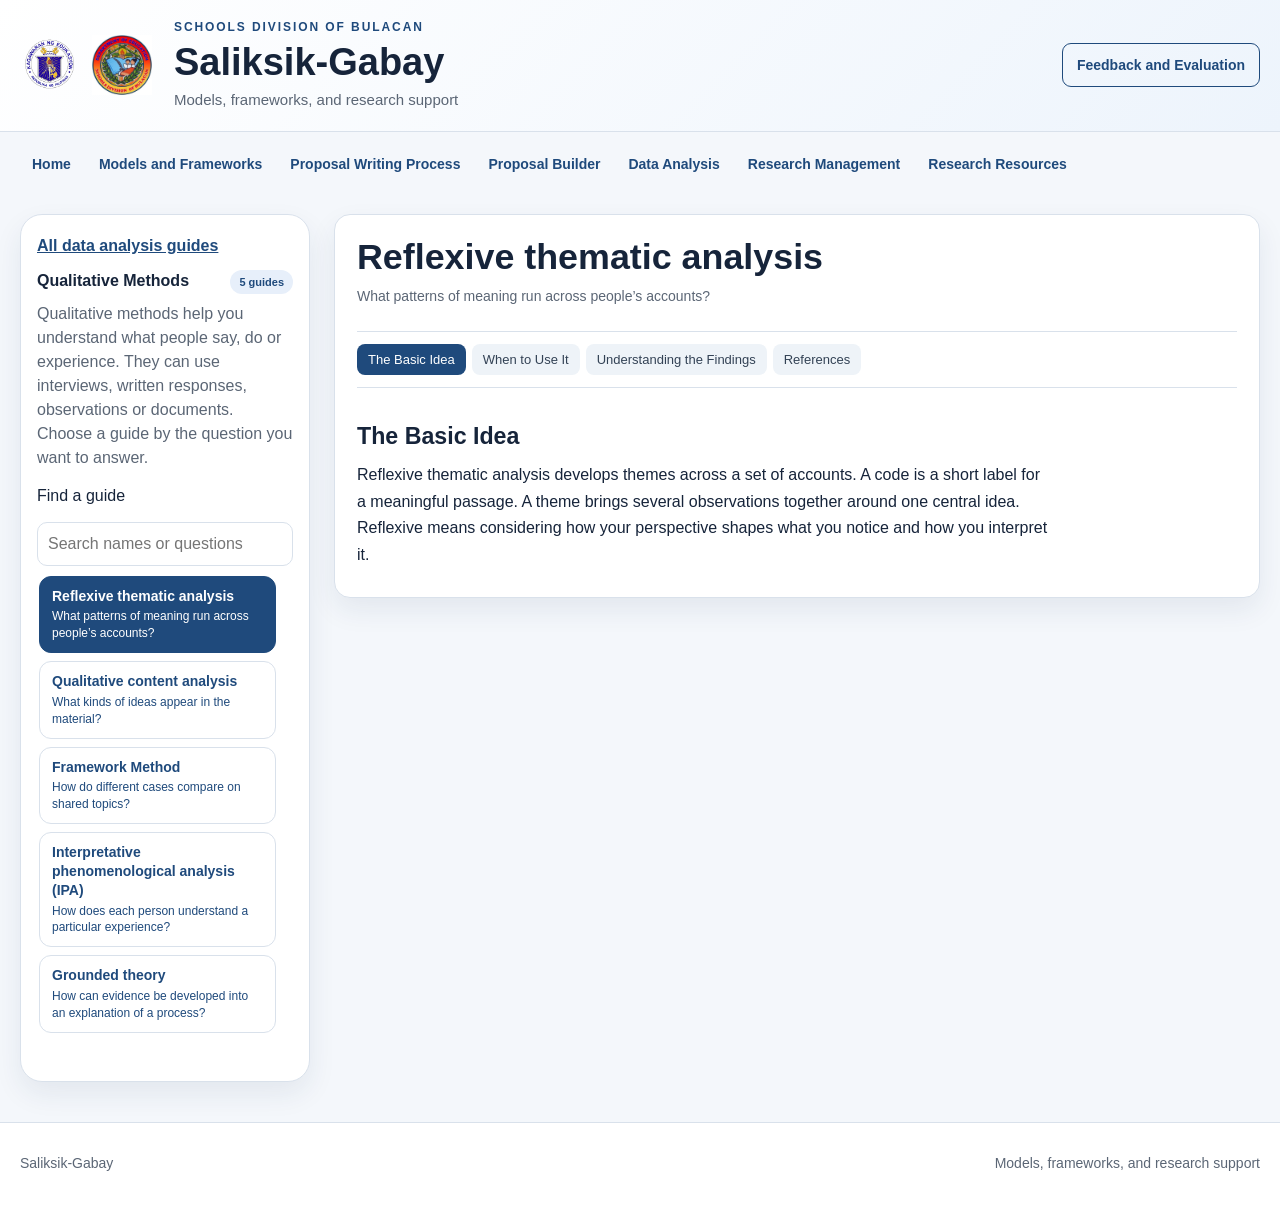
<file: analysis-qual.html>
<!DOCTYPE html>
<html lang="en"><head><meta charset="utf-8"><meta name="viewport" content="width=device-width, initial-scale=1"><title>Qualitative Methods | Saliksik-Gabay</title><link rel="stylesheet" href="styles.css?v=compact88"><link rel="stylesheet" href="data-analysis.css"><script src="analysis-reader.js" defer></script></head><body><a class="skip-link" href="#main">Skip to content</a><header class="topbar"><div class="container brand-row"><div class="brand-logos"><img src="assets/deped-seal.png" alt="Department of Education seal" class="seal"><img src="assets/sdo-bulacan-seal.png" alt="Schools Division of Bulacan seal" class="seal"></div><div class="brand-copy"><p class="eyebrow">Schools Division of Bulacan</p><h1>Saliksik-Gabay</h1><p class="subtext">Models, frameworks, and research support</p></div><a class="portal-feedback" href="https://forms.cloud.microsoft/r/pqEk4NJqM2" target="_blank" rel="noopener noreferrer">Feedback and Evaluation <span class="visually-hidden">(opens in a new tab)</span></a></div></header><nav class="portal-nav container" aria-label="Portal sections"><a href="index.html">Home</a><a href="teaching-models.html">Models and Frameworks</a><a href="proposal-process.html">Proposal Writing Process</a><a href="proposal-builder.html">Proposal Builder</a><a aria-current="location" href="data-analysis.html">Data Analysis</a><a href="research-management.html">Research Management</a><a href="research-resources.html">Research Resources</a></nav>
<main id="main" class="container main-grid guide-browser"><button class="browse-toggle" hidden data-js id="browseModels" aria-controls="modelBrowser" aria-expanded="false" type="button">Browse guides</button>
 <aside class="sidebar card" id="modelBrowser" aria-label="Guide list"><a href="data-analysis.html" class="back-library">All data analysis guides</a>
 <div class="sidebar-head"><h2 class="section-title">Qualitative Methods</h2><span class="pill" role="status" id="modelCount">5 guides</span></div>
 <p class="beginner-intro">Qualitative methods help you understand what people say, do or experience. They can use interviews, written responses, observations or documents. Choose a guide by the question you want to answer.</p><div data-js hidden class="filter-toolbar"><label for="searchInput">Find a guide</label><button id="clearFilters" type="button">Clear search</button></div><input data-js hidden type="search" id="searchInput" placeholder="Search names or questions"><div class="model-list"><a class="model-button" href="#guide-1"><strong>Reflexive thematic analysis</strong><span>What patterns of meaning run across people’s accounts?</span></a><a class="model-button" href="#guide-2"><strong>Qualitative content analysis</strong><span>What kinds of ideas appear in the material?</span></a><a class="model-button" href="#guide-3"><strong>Framework Method</strong><span>How do different cases compare on shared topics?</span></a><a class="model-button" href="#guide-4"><strong>Interpretative phenomenological analysis (IPA)</strong><span>How does each person understand a particular experience?</span></a><a class="model-button" href="#guide-5"><strong>Grounded theory</strong><span>How can evidence be developed into an explanation of a process?</span></a><p id="empty" hidden>No matching guides. Try a different term.</p></div></aside><div class="paper-list"><article class="content card guide-paper" id="guide-1"><header class="model-heading"><h2 tabindex="-1">Reflexive thematic analysis</h2></header><aside class="model-context"><p class="learning-area">What patterns of meaning run across people’s accounts?</p></aside><nav class="section-navigation" aria-label="Sections of Reflexive thematic analysis"><div class="tab-buttons"><a class="tab-button" href="#guide-1-part-1">The Basic Idea</a><a class="tab-button" href="#guide-1-part-2">When to Use It</a><a class="tab-button" href="#guide-1-part-7">Understanding the Findings</a><a class="tab-button" href="#guide-1-part-9">References</a></div><div class="section-picker"><label for="section-1">Jump to section</label><select id="section-1"><option value="guide-1-part-1">The Basic Idea</option><option value="guide-1-part-2">When to Use It</option><option value="guide-1-part-7">Understanding the Findings</option><option value="guide-1-part-9">References</option></select></div></nav><section id="guide-1-part-1" class="section-card"><h3 tabindex="-1">The Basic Idea</h3><p>Reflexive thematic analysis develops themes across a set of accounts. A code is a short label for a meaningful passage. A theme brings several observations together around one central idea. Reflexive means considering how your perspective shapes what you notice and how you interpret it.</p></section><section id="guide-1-part-2" class="section-card"><h3 tabindex="-1">When to Use It</h3><p>Choose it when you want to understand how people make sense of an issue across interviews or written responses. The material needs enough detail to support interpretation. A collection of one-word answers will rarely show how people made sense of an experience.</p></section><section id="guide-1-part-7" class="section-card"><h3 tabindex="-1">Understanding the Findings</h3><p>A topic names the subject, such as feedback. A theme offers an interpretation, such as why feedback feels easier to use when someone has time to ask questions. Explain the idea in your own words, support it with excerpts and consider accounts that complicate it.</p></section><section class="section-card" id="guide-1-part-9"><h3 tabindex="-1">References</h3><p class="ref">Braun, V., &amp; Clarke, V. (2019). Reflecting on reflexive thematic analysis. <em>Qualitative Research in Sport, Exercise and Health, 11</em>(4), 589–597. <a href="https://doi.org/10.1080/2159676X.2019.1628806">https://doi.org/10.1080/2159676X.2019.1628806</a></p><p class="ref">Braun, V., &amp; Clarke, V. (2021). One size fits all? What counts as quality practice in (reflexive) thematic analysis? <em>Qualitative Research in Psychology, 18</em>(3), 328–352. <a href="https://doi.org/10.1080/14780887.2020.1769238">https://doi.org/10.1080/14780887.2020.1769238</a></p></section></article><article class="content card guide-paper" id="guide-2"><header class="model-heading"><h2 tabindex="-1">Qualitative content analysis</h2></header><aside class="model-context"><p class="learning-area">What kinds of ideas appear in the material?</p></aside><nav class="section-navigation" aria-label="Sections of Qualitative content analysis"><div class="tab-buttons"><a class="tab-button" href="#guide-2-part-1">The Basic Idea</a><a class="tab-button" href="#guide-2-part-2">When to Use It</a><a class="tab-button" href="#guide-2-part-7">Understanding the Findings</a><a class="tab-button" href="#guide-2-part-9">References</a></div><div class="section-picker"><label for="section-2">Jump to section</label><select id="section-2"><option value="guide-2-part-1">The Basic Idea</option><option value="guide-2-part-2">When to Use It</option><option value="guide-2-part-7">Understanding the Findings</option><option value="guide-2-part-9">References</option></select></div></nav><section id="guide-2-part-1" class="section-card"><h3 tabindex="-1">The Basic Idea</h3><p>Qualitative content analysis organizes meaningful pieces of text into categories. A category groups passages with a shared feature. Categories can develop as you read, or you can begin with categories drawn from earlier research and revise them when the material calls for it.</p></section><section id="guide-2-part-2" class="section-card"><h3 tabindex="-1">When to Use It</h3><p>Choose it when you need a clear description of the kinds of concerns, reasons or suggestions people express. Decide what piece of text you are classifying. A single response may contain more than one idea.</p></section><section id="guide-2-part-7" class="section-card"><h3 tabindex="-1">Understanding the Findings</h3><p>Explain what belongs in each category and give enough evidence for a reader to understand the distinction. If you count responses, distinguish people from mentions. One person can mention the same concern several times. Frequency alone does not establish importance.</p></section><section class="section-card" id="guide-2-part-9"><h3 tabindex="-1">References</h3><p class="ref">Elo, S., &amp; Kyngäs, H. (2008). The qualitative content analysis process. <em>Journal of Advanced Nursing, 62</em>(1), 107–115. <a href="https://doi.org/10.1111/j.1365-2648.2007.04569.x">https://doi.org/10.1111/j.1365-2648.2007.04569.x</a></p><p class="ref">Hsieh, H.-F., &amp; Shannon, S. E. (2005). Three approaches to qualitative content analysis. <em>Qualitative Health Research, 15</em>(9), 1277–1288. <a href="https://doi.org/10.1177/1049732305276687">https://doi.org/10.1177/1049732305276687</a></p></section></article><article class="content card guide-paper" id="guide-3"><header class="model-heading"><h2 tabindex="-1">Framework Method</h2></header><aside class="model-context"><p class="learning-area">How do different cases compare on shared topics?</p></aside><nav class="section-navigation" aria-label="Sections of Framework Method"><div class="tab-buttons"><a class="tab-button" href="#guide-3-part-1">The Basic Idea</a><a class="tab-button" href="#guide-3-part-2">When to Use It</a><a class="tab-button" href="#guide-3-part-7">Understanding the Findings</a><a class="tab-button" href="#guide-3-part-9">References</a></div><div class="section-picker"><label for="section-3">Jump to section</label><select id="section-3"><option value="guide-3-part-1">The Basic Idea</option><option value="guide-3-part-2">When to Use It</option><option value="guide-3-part-7">Understanding the Findings</option><option value="guide-3-part-9">References</option></select></div></nav><section id="guide-3-part-1" class="section-card"><h3 tabindex="-1">The Basic Idea</h3><p>The Framework Method organizes qualitative material in a matrix, a table that helps a researcher compare accounts. Each row represents a case, often one participant. Each column represents a topic. Each cell contains a short summary of what that case contributes to that topic.</p></section><section id="guide-3-part-2" class="section-card"><h3 tabindex="-1">When to Use It</h3><p>Choose it when several accounts address enough of the same questions to make comparison useful. Reading across a row helps you understand one case. Reading down a column helps you see how a topic varies across cases.</p></section><section id="guide-3-part-7" class="section-card"><h3 tabindex="-1">Understanding the Findings</h3><p>The table helps you see patterns, but the summaries depend on the original accounts. Keep a way to return to each passage. An empty cell may mean the topic never came up. It does not establish that the participant had no view about it.</p></section><section class="section-card" id="guide-3-part-9"><h3 tabindex="-1">References</h3><p class="ref">Gale, N. K., Heath, G., Cameron, E., Rashid, S., &amp; Redwood, S. (2013). Using the framework method for the analysis of qualitative data in multi-disciplinary health research. <em>BMC Medical Research Methodology, 13</em>, Article 117. <a href="https://doi.org/10.1186/1471-2288-13-117">https://doi.org/10.1186/1471-2288-13-117</a></p><p class="ref">Goldsmith, L. J. (2021). Using framework analysis in applied qualitative research. <em>The Qualitative Report, 26</em>(6), 2061–2076. <a href="https://doi.org/10.46743/2160-3715/2021.5011">https://doi.org/10.46743/2160-3715/2021.5011</a></p></section></article><article class="content card guide-paper" id="guide-4"><header class="model-heading"><h2 tabindex="-1">Interpretative phenomenological analysis (IPA)</h2></header><aside class="model-context"><p class="learning-area">How does each person understand a particular experience?</p></aside><nav class="section-navigation" aria-label="Sections of Interpretative phenomenological analysis (IPA)"><div class="tab-buttons"><a class="tab-button" href="#guide-4-part-1">The Basic Idea</a><a class="tab-button" href="#guide-4-part-2">When to Use It</a><a class="tab-button" href="#guide-4-part-7">Understanding the Findings</a><a class="tab-button" href="#guide-4-part-9">References</a></div><div class="section-picker"><label for="section-4">Jump to section</label><select id="section-4"><option value="guide-4-part-1">The Basic Idea</option><option value="guide-4-part-2">When to Use It</option><option value="guide-4-part-7">Understanding the Findings</option><option value="guide-4-part-9">References</option></select></div></nav><section id="guide-4-part-1" class="section-card"><h3 tabindex="-1">The Basic Idea</h3><p>Interpretative phenomenological analysis, usually called IPA, examines how a person makes sense of an experience that matters to them. There are two acts of interpretation: the participant tries to understand the experience, and the researcher tries to understand the participant’s account.</p></section><section id="guide-4-part-2" class="section-card"><h3 tabindex="-1">When to Use It</h3><p>Choose it when a small group shares a particular experience and each person can describe it in depth. Attend to one person’s account before comparing it with another. That order helps preserve meanings that might disappear in a group summary.</p></section><section id="guide-4-part-7" class="section-card"><h3 tabindex="-1">Understanding the Findings</h3><p>Show how your interpretation follows from a person’s words and their context. The same event may carry different meanings for different people. A credible account explains both the shared experience and those differences.</p></section><section class="section-card" id="guide-4-part-9"><h3 tabindex="-1">References</h3><p class="ref">Nizza, I. E., Farr, J., &amp; Smith, J. A. (2021). Achieving excellence in interpretative phenomenological analysis (IPA): Four markers of high quality. <em>Qualitative Research in Psychology, 18</em>(3), 369–386. <a href="https://doi.org/10.1080/14780887.2020.1854404">https://doi.org/10.1080/14780887.2020.1854404</a></p><p class="ref">Smith, J. A., &amp; Osborn, M. (2015). Interpretative phenomenological analysis as a useful methodology for research on the lived experience of pain. <em>British Journal of Pain, 9</em>(1), 41–42. <a href="https://doi.org/10.1177/2049463714541642">https://doi.org/10.1177/2049463714541642</a></p></section></article><article class="content card guide-paper" id="guide-5"><header class="model-heading"><h2 tabindex="-1">Grounded theory</h2></header><aside class="model-context"><p class="learning-area">How can evidence be developed into an explanation of a process?</p></aside><nav class="section-navigation" aria-label="Sections of Grounded theory"><div class="tab-buttons"><a class="tab-button" href="#guide-5-part-1">The Basic Idea</a><a class="tab-button" href="#guide-5-part-2">When to Use It</a><a class="tab-button" href="#guide-5-part-7">Understanding the Findings</a><a class="tab-button" href="#guide-5-part-9">References</a></div><div class="section-picker"><label for="section-5">Jump to section</label><select id="section-5"><option value="guide-5-part-1">The Basic Idea</option><option value="guide-5-part-2">When to Use It</option><option value="guide-5-part-7">Understanding the Findings</option><option value="guide-5-part-9">References</option></select></div></nav><section id="guide-5-part-1" class="section-card"><h3 tabindex="-1">The Basic Idea</h3><p>In grounded theory analysis, a researcher compares pieces of evidence to understand a process. Coding gives an action or idea a short name. Constant comparison means returning to earlier observations whenever a new account suggests a similarity, difference or missing part of the explanation.</p></section><section id="guide-5-part-2" class="section-card"><h3 tabindex="-1">When to Use It</h3><p>Choose it when the goal is to explain how something happens and the study allows further evidence to be collected as ideas develop. A memo is a short note recording what you think a comparison means and what you still need to investigate.</p></section><section id="guide-5-part-7" class="section-card"><h3 tabindex="-1">Understanding the Findings</h3><p>The result connects categories into a proposed explanation. For example, it may identify a condition under which people change a familiar routine. Show which observations support that connection, which challenge it, and how the explanation changed as the study progressed.</p></section><section class="section-card" id="guide-5-part-9"><h3 tabindex="-1">References</h3><p class="ref">Chun Tie, Y., Birks, M., &amp; Francis, K. (2019). Grounded theory research: A design framework for novice researchers. <em>SAGE Open Medicine, 7</em>, 2050312118822927. <a href="https://doi.org/10.1177/2050312118822927">https://doi.org/10.1177/2050312118822927</a></p><p class="ref">Sbaraini, A., Carter, S. M., Evans, R. W., &amp; Blinkhorn, A. (2011). How to do a grounded theory study: A worked example of a study of dental practices. <em>BMC Medical Research Methodology, 11</em>, Article 128. <a href="https://doi.org/10.1186/1471-2288-11-128">https://doi.org/10.1186/1471-2288-11-128</a></p></section></article></div></main>
<footer class="footer"><div class="container footer-inner"><p>Saliksik-Gabay</p><p>Models, frameworks, and research support</p></div></footer></body></html>
</file>
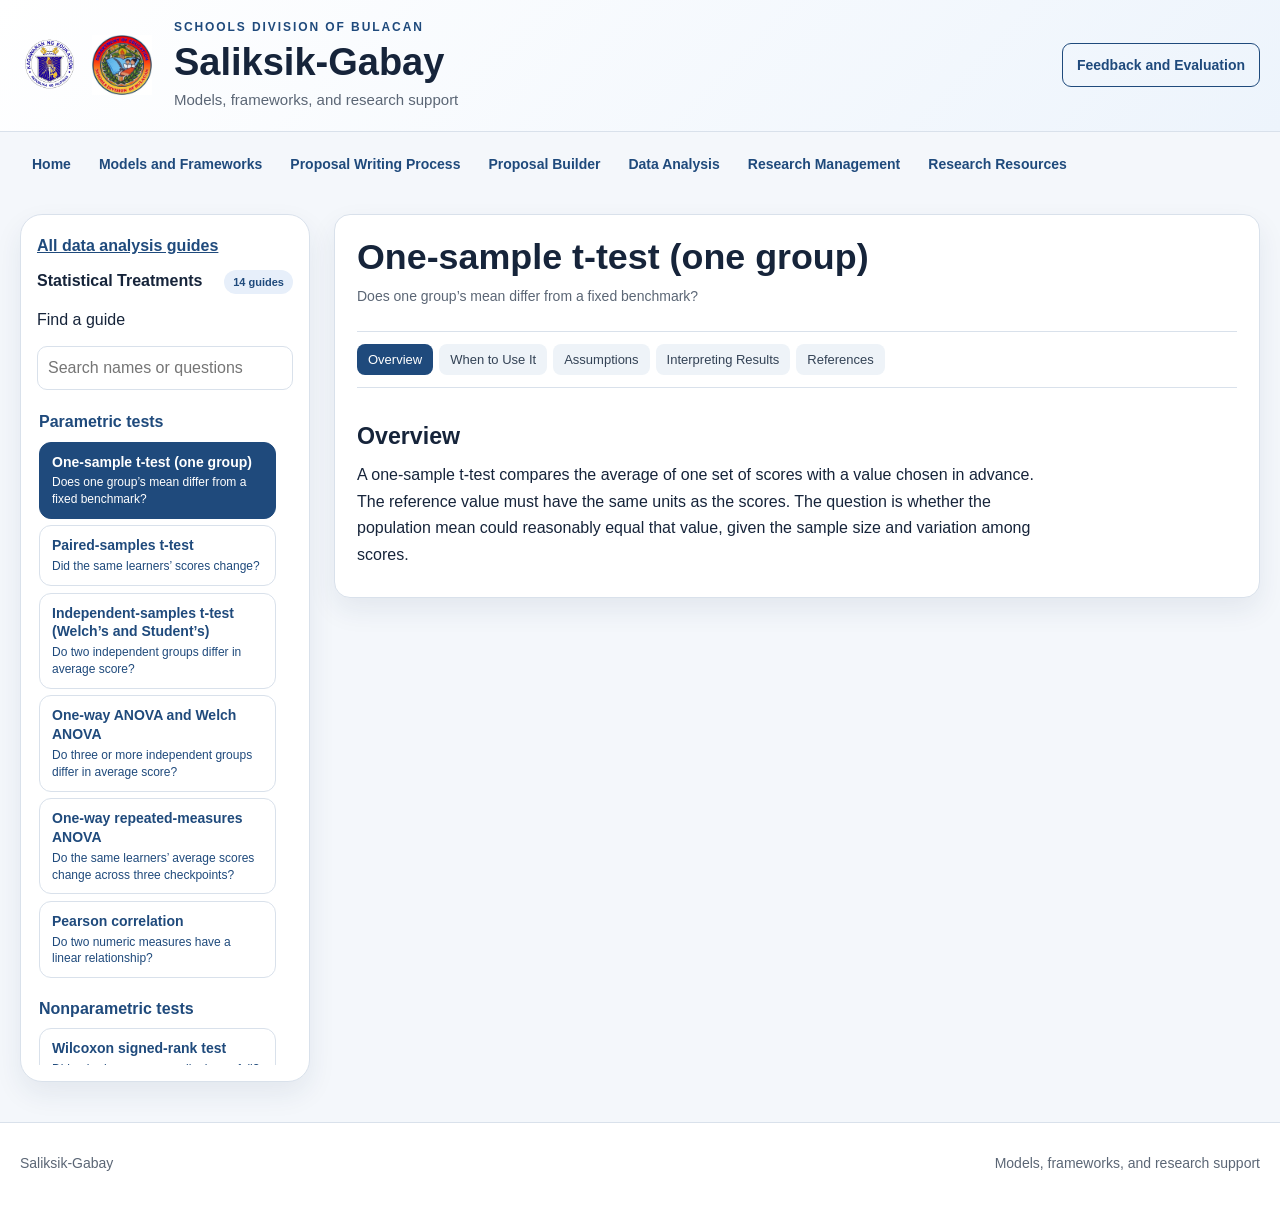
<file: analysis-quant.html>
<!DOCTYPE html>
<html lang="en"><head><meta charset="utf-8"><meta name="viewport" content="width=device-width, initial-scale=1"><title>Statistical Treatments | Saliksik-Gabay</title><link rel="stylesheet" href="styles.css?v=compact88"><link rel="stylesheet" href="data-analysis.css"><script src="analysis-reader.js" defer></script></head><body><a class="skip-link" href="#main">Skip to content</a><header class="topbar"><div class="container brand-row"><div class="brand-logos"><img src="assets/deped-seal.png" alt="Department of Education seal" class="seal"><img src="assets/sdo-bulacan-seal.png" alt="Schools Division of Bulacan seal" class="seal"></div><div class="brand-copy"><p class="eyebrow">Schools Division of Bulacan</p><h1>Saliksik-Gabay</h1><p class="subtext">Models, frameworks, and research support</p></div><a class="portal-feedback" href="https://forms.cloud.microsoft/r/pqEk4NJqM2" target="_blank" rel="noopener noreferrer">Feedback and Evaluation <span class="visually-hidden">(opens in a new tab)</span></a></div></header><nav class="portal-nav container" aria-label="Portal sections"><a href="index.html">Home</a><a href="teaching-models.html">Models and Frameworks</a><a href="proposal-process.html">Proposal Writing Process</a><a href="proposal-builder.html">Proposal Builder</a><a aria-current="location" href="data-analysis.html">Data Analysis</a><a href="research-management.html">Research Management</a><a href="research-resources.html">Research Resources</a></nav>
<main id="main" class="container main-grid guide-browser"><button class="browse-toggle" hidden data-js id="browseModels" aria-controls="modelBrowser" aria-expanded="false" type="button">Browse guides</button>
 <aside class="sidebar card" id="modelBrowser" aria-label="Guide list"><a href="data-analysis.html" class="back-library">All data analysis guides</a>
 <div class="sidebar-head"><h2 class="section-title">Statistical Treatments</h2><span class="pill" role="status" id="modelCount">14 guides</span></div>
 <div data-js hidden class="filter-toolbar"><label for="searchInput">Find a guide</label><button id="clearFilters" type="button">Clear search</button></div><input data-js hidden type="search" id="searchInput" placeholder="Search names or questions"><div class="model-list"><div class="treatment-family"><h3>Parametric tests</h3><a class="model-button" href="#guide-14"><strong>One-sample t-test (one group)</strong><span>Does one group’s mean differ from a fixed benchmark?</span></a><a class="model-button" href="#guide-2"><strong>Paired-samples t-test</strong><span>Did the same learners’ scores change?</span></a><a class="model-button" href="#guide-4"><strong>Independent-samples t-test (Welch’s and Student’s)</strong><span>Do two independent groups differ in average score?</span></a><a class="model-button" href="#guide-6"><strong>One-way ANOVA and Welch ANOVA</strong><span>Do three or more independent groups differ in average score?</span></a><a class="model-button" href="#guide-8"><strong>One-way repeated-measures ANOVA</strong><span>Do the same learners’ average scores change across three checkpoints?</span></a><a class="model-button" href="#guide-12"><strong>Pearson correlation</strong><span>Do two numeric measures have a linear relationship?</span></a></div><div class="treatment-family"><h3>Nonparametric tests</h3><a class="model-button" href="#guide-3"><strong>Wilcoxon signed-rank test</strong><span>Did paired scores generally rise or fall?</span></a><a class="model-button" href="#guide-5"><strong>Mann–Whitney U test</strong><span>Do two independent groups tend to give different ratings?</span></a><a class="model-button" href="#guide-7"><strong>Kruskal–Wallis H test</strong><span>Do ratings differ across three or more independent groups?</span></a><a class="model-button" href="#guide-9"><strong>Friedman test</strong><span>Do the same learners rank three activities differently?</span></a><a class="model-button" href="#guide-13"><strong>Spearman rank correlation</strong><span>Do higher rankings on one measure tend to accompany higher or lower rankings on another?</span></a><a class="model-button" href="#guide-10"><strong>Pearson chi-square test of independence</strong><span>Are two categories associated across learners?</span></a><a class="model-button" href="#guide-11"><strong>McNemar’s test</strong><span>Did the percentage meeting a benchmark change in the same group?</span></a></div><div class="treatment-family"><h3>Descriptive statistics</h3><a class="model-button" href="#guide-1"><strong>Descriptive statistics</strong><span>What does our baseline show?</span></a></div><p id="empty" hidden>No matching guides. Try a different term.</p></div></aside><div class="paper-list"><article class="content card guide-paper" id="guide-14"><header class="model-heading"><h2 tabindex="-1">One-sample t-test (one group)</h2></header><aside class="model-context"><p class="learning-area">Does one group’s mean differ from a fixed benchmark?</p></aside><nav class="section-navigation" aria-label="Sections of One-sample t-test (one group)"><div class="tab-buttons"><a class="tab-button" href="#guide-14-part-1">Overview</a><a class="tab-button" href="#guide-14-part-2">When to Use It</a><a class="tab-button" href="#guide-14-part-4">Assumptions</a><a class="tab-button" href="#guide-14-part-7">Interpreting Results</a><a class="tab-button" href="#guide-14-part-9">References</a></div><div class="section-picker"><label for="section-14">Jump to section</label><select id="section-14"><option value="guide-14-part-1">Overview</option><option value="guide-14-part-2">When to Use It</option><option value="guide-14-part-4">Assumptions</option><option value="guide-14-part-7">Interpreting Results</option><option value="guide-14-part-9">References</option></select></div></nav><section class="section-card" id="guide-14-part-1"><h3 tabindex="-1">Overview</h3><p>A one-sample t-test compares the average of one set of scores with a value chosen in advance. The reference value must have the same units as the scores. The question is whether the population mean could reasonably equal that value, given the sample size and variation among scores.</p></section><section class="section-card" id="guide-14-part-2"><h3 tabindex="-1">When to Use It</h3><p>Use it when each participant contributes one numeric measurement and the research question concerns the mean. A benchmark of 75 points is a fixed value. If 75 is the observed mean of another sample whose uncertainty matters, use a comparison that includes both samples. If the same learners took a pretest and a posttest, the paired-samples guide explains how to study their changes.</p></section><section class="section-card" id="guide-14-part-4"><h3 tabindex="-1">Assumptions</h3><div class="assumption"><h4>1. A continuous outcome</h4><p>Differences must be meaningful in the original units. Check how the outcome was scored. For categories such as proficient and emerging, summarize category counts or proportions instead.</p></div><div class="assumption"><h4>2. Independent observations</h4><p>Each learner contributes one observation independently of the others. Review how the scores were collected. Multiple attempts by the same learner or shared team scores require an analysis that accounts for those relationships.</p></div><div class="assumption"><h4>3. No significant outliers</h4><p>A very unusual score can strongly affect the mean and its uncertainty. Plot the individual scores and verify any surprising value against the original record. Explain a genuine extreme value and examine its influence.</p></div><div class="assumption"><h4>4. Approximate normality</h4><p>The conventional small-sample test assumes the underlying scores are approximately normally distributed. Look at the shape of the individual scores using a dot plot or normal Q–Q plot. Strong skew in a small sample warrants a cautious interpretation and reconsideration of the analysis.</p></div></section><section class="section-card" id="guide-14-part-7"><h3 tabindex="-1">Interpreting Results</h3><p>Suppose 25 independent scores have a mean of 78 and a standard deviation of 5. Against a fixed benchmark of 75, the estimated difference is +3 points. The 95% confidence interval for the difference is about +0.94 to +5.06 points, with <i>t</i>(24) = 3.00 and a two-sided <i>p</i> ≈ .006.</p><p>The estimated group mean is above the benchmark. This result does not tell you how many individuals reached 75 or explain why the group scored above it. Report the difference in points, its uncertainty and the population the sample can reasonably represent.</p></section><section class="section-card" id="guide-14-part-9"><h3 tabindex="-1">References</h3><p class="ref">Laerd Statistics. (n.d.). <em>One-sample t-test using SPSS Statistics</em>. <a href="https://statistics.laerd.com/spss-tutorials/one-sample-t-test-using-spss-statistics.php">https://statistics.laerd.com/spss-tutorials/one-sample-t-test-using-spss-statistics.php</a></p><p class="ref">Illowsky, B., &amp; Dean, S. (2023). <em>Introductory statistics</em> (2nd ed.). OpenStax. <a href="https://openstax.org/details/books/introductory-statistics-2e">https://openstax.org/details/books/introductory-statistics-2e</a></p></section></article><article class="content card guide-paper" id="guide-2"><header class="model-heading"><h2 tabindex="-1">Paired-samples t-test</h2></header><aside class="model-context"><p class="learning-area">Statistical Treatments</p></aside><nav class="section-navigation" aria-label="Sections of Paired-samples t-test"><div class="tab-buttons"><a class="tab-button" href="#guide-2-part-1">Overview</a><a class="tab-button" href="#guide-2-part-2">When to Use It</a><a class="tab-button" href="#guide-2-part-4">Assumptions</a><a class="tab-button" href="#guide-2-part-7">Interpreting Results</a><a class="tab-button" href="#guide-2-part-9">References</a></div><div class="section-picker"><label for="section-2">Jump to section</label><select id="section-2"><option value="guide-2-part-1">Overview</option><option value="guide-2-part-2">When to Use It</option><option value="guide-2-part-4">Assumptions</option><option value="guide-2-part-7">Interpreting Results</option><option value="guide-2-part-9">References</option></select></div></nav><section class="section-card" id="guide-2-part-1"><h3 tabindex="-1">Overview</h3><p>Estimate mean change in the original score units by taking one difference per learner. The reference value is usually zero mean change.</p><p>Learners serve as their own references. Moving from 10 to 13 and moving from 15 to 18 both represent three-point gains. Pairing removes differences in starting level from the calculation of each gain. Variation among those gains determines how precisely the mean gain is estimated.</p><p class="source-note">Methodological sources (Laerd Statistics, n.d.; National Institute of Standards and Technology, n.d.).</p></section><section class="section-card" id="guide-2-part-2"><h3 tabindex="-1">When to Use It</h3><p>Did the same learners’ scores change?</p><p>A common mistake is to compare two class means calculated from everyone present on each day. Losing the weakest or strongest learners at follow-up can change the mean even when nobody improves. An ID match establishes whose change the estimate describes. It leaves a separate question about whether those who missed follow-up would have changed differently.</p><h4>Data needed</h4><p>Learner ID and two comparable numeric scores in the same row. Count learners missing either score.</p><h4>When another treatment fits</h4><p>For a question about a typical shift, consider Wilcoxon signed-rank when differences are roughly symmetric. A sign test can address direction when only increase or decrease is meaningful.</p></section><section class="section-card" id="guide-2-part-4"><h3 tabindex="-1">Assumptions</h3><h4>Source guidance from Laerd Statistics</h4><p>The response should be measured on a continuous interval or ratio scale. The two observations must be matched, ordinarily by learner. Inspect the paired differences for unusually influential changes. For small-sample inference, those differences should be approximately normal. Inspect the changes themselves, since separate baseline and endline plots can conceal a skewed gain distribution.</p><h4>Applying these checks in school research</h4><div class="assumption"><h4>1. A continuous outcome</h4><p>The outcome should be measured on an interval or ratio scale, so that a difference has a meaningful size and unit. For example, a learner’s reading time can fall from 90 to 78 seconds, a decrease of 12 seconds.</p><p><strong>How to check.</strong> Identify the unit and confirm that it means the same thing on both occasions. For test scores, check that the forms assess the same skill on a comparable scale. Labels such as emerging, developing and proficient establish an order but do not establish equal distances.</p><p><strong>If the condition is weak.</strong> If the recorded outcome is simply met or did not meet the benchmark, keep those categories and consider McNemar’s test for paired binary outcomes.</p></div><div class="assumption"><h4>2. Two related measurements</h4><p>Each pair must represent two observations from the same learner or a deliberately matched pair. With a pretest and posttest, the question concerns each learner’s change.</p><p><strong>How to check.</strong> Match records by a stable learner ID. Compute endline minus baseline for every complete pair using the same direction throughout. Two class lists of equal length can still contain different learners.</p><p><strong>If the condition is weak.</strong> Resolve duplicate IDs, identify learners observed only once, and report how many complete pairs were analyzed. If two separate groups took the assessments, choose an independent-groups analysis.</p></div><div class="assumption"><h4>3. No significant outliers in the paired differences</h4><p>An unusually large gain or decline can strongly influence the mean change, especially in a small class. A high endline score alone is insufficient to identify an unusual change: a learner who began high may have changed very little.</p><p><strong>How to check.</strong> Inspect a dot plot or boxplot of the individual differences. For a flagged gain, check the two original records, their units, the learner ID and the subtraction. A boxplot flag invites investigation; it does not establish an error.</p><p><strong>If the condition is weak.</strong> Correct a documented error. If the change is genuine, retain and explain it, examine how sensitive the conclusion is to that pair, and consider an alternative that fits the research question if the mean is a poor summary.</p></div><div class="assumption"><h4>4. Approximate normality of the paired differences</h4><p>For conventional small-sample inference, the distribution of individual differences should be reasonably compatible with a normal distribution. The relevant values are each learner’s endline score minus that same learner’s baseline score.</p><p><strong>How to check.</strong> Inspect a normal Q–Q plot of the differences. A roughly straight pattern supports the assumption. Look for pronounced curvature or a long one-sided tail. With few learners, inspect the actual differences as well. Separate pretest and posttest histograms do not answer this question.</p><p><strong>If the condition is weak.</strong> If the differences are strongly skewed, describe their distribution and reconsider the intended claim. A signed-rank analysis requires its own symmetry check; a paired sign test can address direction when the sizes of changes are unsuitable for ranking.</p></div><div class="assumption"><h4>Additional design check: independence across pairs</h4><p>The uncertainty calculation treats each learner’s change as independent of another learner’s change.</p><p><strong>How to check.</strong> Check for team scores, delivery assigned by class, or rows containing repeated attempts.</p><p><strong>If the condition is weak.</strong> Use the actual independent unit. Class-level delivery or multiple observations per learner may require a clustered or repeated-measures analysis.</p></div></section><section class="section-card" id="guide-2-part-7"><h3 tabindex="-1">Interpreting Results</h3><h4>Worked school example</h4><p>Eight learners have changes of +2, +1, +3, 0, +3, +2, +1 and +4 points on equivalent reading forms. The average gain is 2.00 points (95% CI 0.91 to 3.09), t(7) = 4.32, p = .0035.</p><figure class="plot"><img loading="lazy" src="assets/data-analysis/figures/quant-2.png" alt="Posttest minus pretest, in points, for eight matched learners. Seven improved, one had zero change and the dashed line marks the mean gain of 2 points."><figcaption>Posttest minus pretest, in points, for eight matched learners. Seven improved, one had zero change and the dashed line marks the mean gain of 2 points.</figcaption></figure><h4>Reading the result</h4><p>Example wording: “The eight learners with matched assessments gained an average of 2.00 points. The 95% confidence interval for mean gain was 0.91 to 3.09 points.” Include the scale maximum so a teacher can judge whether two points matters educationally.</p><p>The interval concerns average change under the model. Individual learners can show smaller changes, stability or a decline. If learners were selected because baseline scores were low, regression toward the mean is also plausible. A one-group comparison cannot separate that influence, repeated testing and ordinary development from an intervention effect.</p><h4>What to report</h4><p>Give the number of matched and unmatched records, mean change in points, 95% confidence interval and test result. A one-group design alone cannot attribute change to the program.</p><p>Separate baseline and endline class means can hide changes in who attended. In an uncontrolled study, improvement can also reflect practice or maturation.</p></section><section class="section-card" id="guide-2-part-9"><h3 tabindex="-1">References</h3><p class="ref">Laerd Statistics. (n.d.). <em>Dependent t-test using SPSS Statistics</em>. <a href="https://statistics.laerd.com/spss-tutorials/dependent-t-test-using-spss-statistics.php">https://statistics.laerd.com/spss-tutorials/dependent-t-test-using-spss-statistics.php</a></p><p class="ref">National Institute of Standards and Technology. (n.d.). <em>Two-sample t-test for equal means</em>. <a href="https://www.itl.nist.gov/div898/handbook/eda/section3/eda353.htm">https://www.itl.nist.gov/div898/handbook/eda/section3/eda353.htm</a></p></section></article><article class="content card guide-paper" id="guide-4"><header class="model-heading"><h2 tabindex="-1">Independent-samples t-test (Welch’s and Student’s)</h2></header><aside class="model-context"><p class="learning-area">Statistical Treatments</p></aside><nav class="section-navigation" aria-label="Sections of Independent-samples t-test (Welch’s and Student’s)"><div class="tab-buttons"><a class="tab-button" href="#guide-4-part-1">Overview</a><a class="tab-button" href="#guide-4-part-2">When to Use It</a><a class="tab-button" href="#guide-4-part-4">Assumptions</a><a class="tab-button" href="#guide-4-part-7">Interpreting Results</a><a class="tab-button" href="#guide-4-part-9">References</a></div><div class="section-picker"><label for="section-4">Jump to section</label><select id="section-4"><option value="guide-4-part-1">Overview</option><option value="guide-4-part-2">When to Use It</option><option value="guide-4-part-4">Assumptions</option><option value="guide-4-part-7">Interpreting Results</option><option value="guide-4-part-9">References</option></select></div></nav><section class="section-card" id="guide-4-part-1"><h3 tabindex="-1">Overview</h3><p>Use an independent-samples t-test to compare the means of two separate groups of participants. Welch’s version allows different population variances (spreads). Student’s pooled version assumes a common population variance and estimates it by combining information from both groups. The worked result in this guide uses Welch’s version.</p><p>Estimate the difference between two group means while allowing their variances to differ. Set the group order so the sign of the difference is interpretable.</p><p>The question specifies whose score is subtracted. If format B is intended to improve performance, expressing the result as B minus A lets positive values consistently indicate higher scores in B. Prespecifying the comparison also avoids switching direction after seeing which average is larger.</p><p class="source-note">Methodological sources (Laerd Statistics, n.d.; Welch, 1947).</p></section><section class="section-card" id="guide-4-part-2"><h3 tabindex="-1">When to Use It</h3><p>Do two independent groups differ in average score?</p><p>The Welch procedure estimates uncertainty using each group’s own variation and sample size. A group with more variable results can contribute more uncertainty even when its mean is known exactly for the six pupils observed. Fractional degrees of freedom reflect this combination of variance estimates and are an expected feature of the output.</p><h4>Data needed</h4><p>A numeric outcome, a two-category group variable and one independent observation per learner.</p><h4>When another treatment fits</h4><p>If the question concerns the ordering of ordinal outcomes or a distributional difference, consider Mann–Whitney U. Class-level assignment needs an analysis that accounts for classes.</p></section><section class="section-card" id="guide-4-part-4"><h3 tabindex="-1">Assumptions</h3><h4>Source guidance from Laerd Statistics</h4><p>Laerd’s independent-samples guide describes two unrelated groups, independent observations, a continuous outcome, and checks for unusual observations and approximate within-group normality. Its equal-variance condition belongs to the pooled Student test. Welch’s version allows different group variances; severe outliers and dependence can still undermine its interpretation.</p><h4>Applying these checks in school research</h4><div class="assumption"><h4>Two separate groups</h4><p>A learner assigned to A cannot also contribute an observation to B under this model. Matching creates a different design.</p><p><strong>How to check.</strong> Cross-check ID lists and determine whether groups were individually assigned, matched in pairs or selected from intact classes.</p><p><strong>If the condition is weak.</strong> For paired records, preserve the pairing. If class and format coincide, describe class differences and explain the design limitation.</p></div><div class="assumption"><h4>Numeric common metric</h4><p>A difference in means should represent the same unit in both groups. A numeric label alone need not measure an amount.</p><p><strong>How to check.</strong> Verify that both groups had the same rubric, scoring anchors, timing and assessment task or equivalent forms.</p><p><strong>If the condition is weak.</strong> Calibrate raters or harmonize equivalent scales. For a single ordinal rating, examine the category distribution and consider a rank-based question.</p></div><div class="assumption"><h4>Distribution within groups</h4><p>Welch permits unequal variances, but a six-person group containing an extreme observation can still have an unstable mean.</p><p><strong>How to check.</strong> Plot each group separately. Check extremes against the source sheet and ask whether a cap or floor restricts the distribution.</p><p><strong>If the condition is weak.</strong> Correct recording errors. For valid extremes, show their impact transparently and consider robust methods if a mean is still the target.</p></div><div class="assumption"><h4>Scope of inference</h4><p>A test compares group means under a sampling or assignment model. It cannot remove pre-existing differences between nonrandom groups.</p><p><strong>How to check.</strong> Review who chose each format, whether motivation influenced participation and whether exclusions differed by group.</p><p><strong>If the condition is weak.</strong> Report an observational comparison when selection was not randomized. Describe baseline imbalances and limit claims to the design.</p></div><div class="assumption"><h4>Equal population variances for Student’s pooled version</h4><p>Review the spreads and shapes of the two groups and consider whether the study design supports a common variance. If that assumption is doubtful, use Welch’s test. Both versions still require independent observations and a meaningful numeric outcome.</p></div></section><section class="section-card" id="guide-4-part-7"><h3 tabindex="-1">Interpreting Results</h3><h4>Worked school example</h4><p>Format A scores are 12, 14, 13, 15, 16, 14. Format B scores are 15, 16, 17, 18, 20, 16. Average scores are 14 and 17. B minus A is 3.00 points (95% CI 0.91 to 5.09), t(9.49) = 3.22, p = .0098.</p><figure class="plot"><img loading="lazy" src="assets/data-analysis/figures/quant-4.png" alt="Each dot is one learner’s score in points. Group A averages 14 and B averages 17. The horizontal lines show means; overlapping scores illustrate variation within groups."><figcaption>Each dot is one learner’s score in points. Group A averages 14 and B averages 17. The horizontal lines show means; overlapping scores illustrate variation within groups.</figcaption></figure><h4>Reading the result</h4><p>“Mean scores were 17.0 in format B and 14.0 in format A, six learners per group. B averaged 3.00 points higher (95% CI 0.91 to 5.09).” For a 20-point test this corresponds to a 15-percentage-point difference in mean percentage scores, conditional on the same denominator.</p><p>Use the interval in the instructional decision. A school requiring at least a two-point improvement should notice that plausible mean differences include values below two. Evidence that groups differ from zero and evidence that an improvement reaches a prespecified threshold answer different questions.</p><h4>What to report</h4><p>Report each group’s size, mean and standard deviation, the difference in means, 95% confidence interval, t, degrees of freedom and p-value.</p><p>A higher mean does not establish a format effect when learners chose their own groups. Consider baseline differences and how the groups were formed.</p></section><section class="section-card" id="guide-4-part-9"><h3 tabindex="-1">References</h3><p class="ref">Laerd Statistics. (n.d.). <em>Independent-samples t-test using SPSS Statistics</em>. <a href="https://statistics.laerd.com/spss-tutorials/independent-samples-t-test-using-spss-statistics.php">https://statistics.laerd.com/spss-tutorials/independent-samples-t-test-using-spss-statistics.php</a></p><p class="ref">Welch, B. L. (1947). The generalization of “Student’s” problem when several different population variances are involved. <em>Biometrika, 34</em>(1–2), 28–35. <a href="https://doi.org/10.1093/biomet/34.1-2.28">https://doi.org/10.1093/biomet/34.1-2.28</a></p></section></article><article class="content card guide-paper" id="guide-6"><header class="model-heading"><h2 tabindex="-1">One-way ANOVA and Welch ANOVA</h2></header><aside class="model-context"><p class="learning-area">Statistical Treatments</p></aside><nav class="section-navigation" aria-label="Sections of One-way ANOVA and Welch ANOVA"><div class="tab-buttons"><a class="tab-button" href="#guide-6-part-1">Overview</a><a class="tab-button" href="#guide-6-part-2">When to Use It</a><a class="tab-button" href="#guide-6-part-4">Assumptions</a><a class="tab-button" href="#guide-6-part-7">Interpreting Results</a><a class="tab-button" href="#guide-6-part-9">References</a></div><div class="section-picker"><label for="section-6">Jump to section</label><select id="section-6"><option value="guide-6-part-1">Overview</option><option value="guide-6-part-2">When to Use It</option><option value="guide-6-part-4">Assumptions</option><option value="guide-6-part-7">Interpreting Results</option><option value="guide-6-part-9">References</option></select></div></nav><section class="section-card" id="guide-6-part-1"><h3 tabindex="-1">Overview</h3><p>Test whether a set of group means could all be equal. A significant omnibus result indicates evidence of at least one difference.</p><p>Three groups create three possible pairs, and running separate unadjusted tests increases the chance of flagging a difference by chance. The omnibus test first asks a single question about equality of all means. A planned contrast or multiplicity-adjusted set of follow-ups addresses the more specific instructional decision.</p><p class="source-note">Methodological sources (Laerd Statistics, n.d.; National Institute of Standards and Technology, n.d.; Welch, 1951).</p></section><section class="section-card" id="guide-6-part-2"><h3 tabindex="-1">When to Use It</h3><p>Do three or more independent groups differ in average score?</p><p>The logic of ordinary ANOVA is a comparison of variation. If group means are far apart relative to variation among classmates within the same format, the ratio F grows. Its magnitude depends on the sample sizes as well as dispersion, so readers still need the original means and differences in score points.</p><h4>Data needed</h4><p>A numeric score, a group label for each learner and several independent observations per group.</p><h4>When another treatment fits</h4><p>For ordered outcomes or a question about differences in ranks, consider Kruskal–Wallis. A follow-up comparison should match the selected test and account for multiple comparisons.</p></section><section class="section-card" id="guide-6-part-4"><h3 tabindex="-1">Assumptions</h3><h4>Source guidance from Laerd Statistics</h4><p>For a comparison of group means, check the continuous outcome, independent groups and observations, outliers, and approximate normality within groups. Ordinary one-way ANOVA additionally assumes common group variances. Laerd discusses Welch ANOVA when variances differ. Changing the test does not resolve dependence among learners.</p><h4>Applying these checks in school research</h4><div class="assumption"><h4>One factor with independent groups</h4><p>Each learner contributes one score to one level of the factor, such as feedback format. Multiple ratings per learner or shared scores change the design.</p><p><strong>How to check.</strong> Read the assignment procedure and inspect duplicate IDs. Determine whether formats were allocated to learners or entire classes.</p><p><strong>If the condition is weak.</strong> Use a within-learner approach for repeated measures. With class-level allocation, account for the number of independent classes.</p></div><div class="assumption"><h4>Comparable outcome</h4><p>All group means must be in common, interpretable units. Different assessment conditions can create an apparent group difference.</p><p><strong>How to check.</strong> Review score ranges, scoring rubrics, rater training and opportunity to complete the task across formats.</p><p><strong>If the condition is weak.</strong> Resolve scoring discrepancies before comparing means and explain any administration differences that remain.</p></div><div class="assumption"><h4>Within-group behavior</h4><p>The standard small-sample F inference assumes approximately normal errors within groups. An extreme point can drive both mean and variance.</p><p><strong>How to check.</strong> Plot the scores in each group and inspect deviations from its group mean. The pooled distribution can look irregular simply because the group means differ.</p><p><strong>If the condition is weak.</strong> Confirm exceptional scores. If severe skew remains, consider a model appropriate to the outcome or a different question about ranks.</p></div><div class="assumption"><h4>Equal variance for ordinary ANOVA</h4><p>The ordinary F procedure pools within-group variation into a single variance estimate. Welch ANOVA allows different group variances.</p><p><strong>How to check.</strong> Examine group standard deviations together with group sizes. Substantial spread differences matter especially when groups differ in size.</p><p><strong>If the condition is weak.</strong> Use Welch when the common-variance assumption is implausible. Select compatible pairwise procedures, and specify them with the omnibus result.</p></div></section><section class="section-card" id="guide-6-part-7"><h3 tabindex="-1">Interpreting Results</h3><h4>Worked school example</h4><p>Across three formats, six scores per format are A (12, 14, 13, 15, 16, 14), B (15, 16, 17, 18, 20, 16) and C (11, 12, 13, 12, 14, 10). Means are 14, 17 and 12. Ordinary ANOVA gives F(2, 15) = 15.83, p = .00020.</p><figure class="plot"><img loading="lazy" src="assets/data-analysis/figures/quant-6.png" alt="Each dot is one score in points. Orange lines mark group means of 14, 17 and 12. Differences between means are interpreted relative to the variation inside the three groups."><figcaption>Each dot is one score in points. Orange lines mark group means of 14, 17 and 12. Differences between means are interpreted relative to the variation inside the three groups.</figcaption></figure><h4>Reading the result</h4><p>“Average scores differed across formats in the illustrative sample, F(2, 15) = 15.83, p &lt; .001. Format B averaged five points above C, with a Tukey-adjusted 95% interval of 2.68 to 7.32 points.” Identify the six learners per format and the assessment scale.</p><p>A school choosing between A and C should read their own interval. The observed two-point difference is compatible with a small difference in the opposite direction. If group sizes, variances or missing scores change in the real project, rerun the appropriate analysis rather than transferring the illustrative comparisons into the report.</p><h4>What to report</h4><p>Report group sizes, means, standard deviations, F, degrees of freedom and p-value. Identify relevant pairwise differences with adjusted comparisons and intervals.</p><p>The omnibus p-value does not identify which pair differs. The observed five-point B–C difference is descriptive until its comparison and uncertainty are reported.</p></section><section class="section-card" id="guide-6-part-9"><h3 tabindex="-1">References</h3><p class="ref">Laerd Statistics. (n.d.). <em>One-way ANOVA: Violations of assumptions</em>. <a href="https://statistics.laerd.com/statistical-guides/one-way-anova-statistical-guide-3.php">https://statistics.laerd.com/statistical-guides/one-way-anova-statistical-guide-3.php</a></p><p class="ref">National Institute of Standards and Technology. (n.d.). <em>The ANOVA table and tests of hypotheses about means</em>. <a href="https://www.itl.nist.gov/div898/handbook/prc/section4/prc433.htm">https://www.itl.nist.gov/div898/handbook/prc/section4/prc433.htm</a></p><p class="ref">Welch, B. L. (1951). On the comparison of several mean values: An alternative approach. <em>Biometrika, 38</em>(3–4), 330–336. <a href="https://doi.org/10.1093/biomet/38.3-4.330">https://doi.org/10.1093/biomet/38.3-4.330</a></p></section></article><article class="content card guide-paper" id="guide-8"><header class="model-heading"><h2 tabindex="-1">One-way repeated-measures ANOVA</h2></header><aside class="model-context"><p class="learning-area">Statistical Treatments</p></aside><nav class="section-navigation" aria-label="Sections of One-way repeated-measures ANOVA"><div class="tab-buttons"><a class="tab-button" href="#guide-8-part-1">Overview</a><a class="tab-button" href="#guide-8-part-2">When to Use It</a><a class="tab-button" href="#guide-8-part-4">Assumptions</a><a class="tab-button" href="#guide-8-part-7">Interpreting Results</a><a class="tab-button" href="#guide-8-part-9">References</a></div><div class="section-picker"><label for="section-8">Jump to section</label><select id="section-8"><option value="guide-8-part-1">Overview</option><option value="guide-8-part-2">When to Use It</option><option value="guide-8-part-4">Assumptions</option><option value="guide-8-part-7">Interpreting Results</option><option value="guide-8-part-9">References</option></select></div></nav><section class="section-card" id="guide-8-part-1"><h3 tabindex="-1">Overview</h3><p>Compare mean scores across occasions while accounting for multiple observations from each learner.</p><p>The time effect asks whether at least one occasion mean differs. A learner who scores highly throughout supplies evidence about their own pattern of change. Mean growth and individual growth are distinct: two learners can have the same endline result after taking quite different paths from baseline.</p><p class="source-note">Methodological sources (Laerd Statistics, n.d.; The Pennsylvania State University, n.d.).</p></section><section class="section-card" id="guide-8-part-2"><h3 tabindex="-1">When to Use It</h3><p>Do the same learners’ average scores change across three checkpoints?</p><h4>Data needed</h4><p>A learner ID and a numeric score at every planned occasion. Identify comparable assessments, their order and any missing scores.</p><h4>When another treatment fits</h4><p>A Greenhouse–Geisser correction can address a sphericity violation. Consider Friedman for a rank-based question with complete repeated observations, or a mixed-effects model for incomplete follow-up under appropriate assumptions.</p></section><section class="section-card" id="guide-8-part-4"><h3 tabindex="-1">Assumptions</h3><h4>Source guidance from Laerd Statistics</h4><p>Use a continuous outcome measured on the same participants across occasions. Check the observations at each occasion for unusual values and approximate normality. With three or more occasions, also examine sphericity, the condition that pairwise change scores have comparable variances. A correction can affect the reported uncertainty even when all occasion means are unchanged.</p><h4>Applying these checks in school research</h4><div class="assumption"><h4>Matching and independence</h4><p>Every learner supplies a sequence of observations. The method uses these sequences to estimate how precisely the average pattern is known. Different learners are ordinarily treated as independent.</p><p><strong>How to check.</strong> Match records by stable identifier. Look for duplicated rows, shared group scores or an intervention assigned to whole classes. A printed table of separate class means cannot reveal individual changes.</p><p><strong>If the condition is weak.</strong> Resolve mistaken matches. For class assignments or team scores, analyze data at the appropriate level. Many learner records in a single class still provide only one class-level implementation.</p></div><div class="assumption"><h4>Comparable numeric scale</h4><p>A one-point difference needs a sufficiently similar meaning over time. Changing the scoring rubric, assessment difficulty or maximum score can produce what looks like a time effect.</p><p><strong>How to check.</strong> Check assessment specifications, scoring and administration at all checkpoints. Examine floor or ceiling concentrations. Two forms with identical maximum scores can still differ greatly in difficulty.</p><p><strong>If the condition is weak.</strong> Use comparable or equated assessments. Where forms assessed different competencies, describe the outcomes separately. For a common short ordered rating scale consider a method that compares within-learner ranks.</p></div><div class="assumption"><h4>Distribution and influence</h4><p>Conventional inference assumes approximately normal within-learner errors for comparisons over time. A learner with one extremely large gain can dominate an average change in a small sample.</p><p><strong>How to check.</strong> Draw individual trajectories and inspect distributions of the pairwise changes and fitted residuals. With six learners a large normality-test p-value cannot establish that the population distribution is normal.</p><p><strong>If the condition is weak.</strong> Check original records for transcription errors. Retain genuine extreme changes and explain sensitivity to them. If strong skew is intrinsic to the scale and ranks answer the question, consider a repeated rank comparison.</p></div><div class="assumption"><h4>Sphericity</h4><p>When there are three or more occasions, the uncorrected univariate F test assumes equal population variances of all pairwise differences. Equal variability of the raw scores at each occasion is insufficient.</p><p><strong>How to check.</strong> Calculate the three sets of changes and compare their variances. Inspect Mauchly’s test and the Greenhouse–Geisser epsilon estimate when supplied. Small samples make the formal diagnostic weak.</p><p><strong>If the condition is weak.</strong> Use a prespecified correction such as Greenhouse–Geisser and report the resulting degrees of freedom. This adjusts the reference distribution for F. It cannot remedy mistakes in matching or differences in assessment content.</p></div><div class="assumption"><h4>Coverage across occasions</h4><p>Conventional repeated-measures ANOVA uses complete trajectories. Missing follow-up creates particular difficulty if learners who struggled more were more likely to miss the final assessment.</p><p><strong>How to check.</strong> Count learners at each checkpoint and in the final matched set. Compare the initial scores and attendance of completers and those missing follow-up where records allow.</p><p><strong>If the condition is weak.</strong> Report missingness and restrict conclusions about completers. A longitudinal mixed model can sometimes use partial records under stated assumptions. Entering zero for an absent learner would manufacture an apparent decline.</p></div></section><section class="section-card" id="guide-8-part-7"><h3 tabindex="-1">Interpreting Results</h3><h4>Worked school example</h4><p>Six learners have baseline/midline/endline scores of (10,11,13), (13,14,15), (12,12,13), (11,13,14), (14,14,15) and (10,12,13). Means are 11.67, 12.67 and 13.83. The illustrative uncorrected omnibus result is F(2,10) = 21.90, p = .00022, conditional on sphericity.</p><figure class="plot"><img loading="lazy" src="assets/data-analysis/figures/quant-8.png" alt="Lines connect each learner’s three scores in points. The orange line marks means of 11.67, 12.67 and 13.83. Some learners have identical or overlapping segments."><figcaption>Lines connect each learner’s three scores in points. The orange line marks means of 11.67, 12.67 and 13.83. Some learners have identical or overlapping segments.</figcaption></figure><h4>Reading the result</h4><p>With a Greenhouse–Geisser correction for sphericity, the same data give F(1.27, 6.36) = 21.90, p = .0022. The conclusion about differences among the three occasions holds under this correction.</p><p>Describe the occasion means and tell readers the corrected omnibus test supports a difference among occasions. To investigate the interval in which growth occurred, report a planned within-learner contrast with its estimate in score points and uncertainty. Adjust for additional comparisons when appropriate. Repeated exposure to the assessment, other teaching and ordinary maturation could all contribute to differences associated with time.</p><h4>What to report</h4><p>Give the number measured at each occasion and included in analysis, occasion means, F, degrees of freedom, any correction, p-value and adjusted follow-up comparisons.</p><p>The omnibus result supports a difference across occasions under the model. It does not show that every interval produced an increase or that instruction caused it.</p></section><section class="section-card" id="guide-8-part-9"><h3 tabindex="-1">References</h3><p class="ref">Laerd Statistics. (n.d.). <em>ANOVA with repeated measures using SPSS Statistics</em>. <a href="https://statistics.laerd.com/spss-tutorials/one-way-anova-repeated-measures-using-spss-statistics.php">https://statistics.laerd.com/spss-tutorials/one-way-anova-repeated-measures-using-spss-statistics.php</a></p><p class="ref">The Pennsylvania State University. (n.d.). <em>11 Introduction to repeated measures</em>. <a href="https://online.stat.psu.edu/stat502/Lesson11">https://online.stat.psu.edu/stat502/Lesson11</a></p></section></article><article class="content card guide-paper" id="guide-12"><header class="model-heading"><h2 tabindex="-1">Pearson correlation</h2></header><aside class="model-context"><p class="learning-area">Statistical Treatments</p></aside><nav class="section-navigation" aria-label="Sections of Pearson correlation"><div class="tab-buttons"><a class="tab-button" href="#guide-12-part-1">Overview</a><a class="tab-button" href="#guide-12-part-2">When to Use It</a><a class="tab-button" href="#guide-12-part-4">Assumptions</a><a class="tab-button" href="#guide-12-part-7">Interpreting Results</a><a class="tab-button" href="#guide-12-part-9">References</a></div><div class="section-picker"><label for="section-12">Jump to section</label><select id="section-12"><option value="guide-12-part-1">Overview</option><option value="guide-12-part-2">When to Use It</option><option value="guide-12-part-4">Assumptions</option><option value="guide-12-part-7">Interpreting Results</option><option value="guide-12-part-9">References</option></select></div></nav><section class="section-card" id="guide-12-part-1"><h3 tabindex="-1">Overview</h3><p>Measure the strength and direction of a linear relationship between two numeric variables. The coefficient ranges from −1 to +1.</p><p>A positive coefficient means that higher values on one measure tend to accompany higher values on the other. Its size depends on the score range and individual scatter. The coefficient does not supply a slope in score points. To predict comprehension scores, a prediction model and an assessment of prediction error would be needed.</p><p class="source-note">Methodological sources (Laerd Statistics, n.d.; Schober et al., 2018).</p></section><section class="section-card" id="guide-12-part-2"><h3 tabindex="-1">When to Use It</h3><p>Do two numeric measures have a linear relationship?</p><h4>Data needed</h4><p>A matched pair of numeric measures per learner, in known units, and one independent pair per learner.</p><h4>When another treatment fits</h4><p>Consider Spearman rank correlation when the trend consistently rises or falls but bends, or the variables are ordinal. A U-shaped pattern calls for a plot and a model suited to that shape.</p></section><section class="section-card" id="guide-12-part-4"><h3 tabindex="-1">Assumptions</h3><h4>Source guidance from Laerd Statistics</h4><p>Use two continuous variables and examine their scatterplot for a linear pattern and influential outliers. Laerd discusses approximate normality in connection with statistical inference. In particular, conventional small-sample significance testing assumes bivariate normality. An individual histogram for each variable cannot establish the shape of their joint distribution.</p><h4>Applying these checks in school research</h4><div class="assumption"><h4>Paired numeric scores with variation</h4><p>Both numbers must describe the same learner on scales where numerical differences have a useful interpretation. The coefficient also requires nonzero variation in each measure.</p><p><strong>How to check.</strong> Join assessment files by an individual identifier. Check scale units, ranges, dates and whether one test score is partly embedded in the other. Inspect both distributions for a constant score or severe floor or ceiling effects.</p><p><strong>If the condition is weak.</strong> Repair mismatches and scoring errors from the original records. If one variable is constant the correlation is undefined. For ordered categories with few levels consider a rank association or show the joint distribution.</p></div><div class="assumption"><h4>Linear trend</h4><p>Pearson’s coefficient summarizes the direction and tightness of a straight-line pattern. A strong curved relationship can yield a small coefficient if the curve first rises and then falls.</p><p><strong>How to check.</strong> Draw the paired scores as a scatterplot, include axis units and inspect the trend through the full observed range. Examine sensible group labels where different grades or forms might form separate clouds.</p><p><strong>If the condition is weak.</strong> Report the observed shape. A monotonic curve may warrant a rank correlation. If the question concerns a relationship with a turning point, neither a single Pearson nor a single Spearman coefficient characterizes the whole curve.</p></div><div class="assumption"><h4>Independent pairs and coverage</h4><p>The inferential sample size is the number of independent learner pairs. Several attempts per learner or multiple learners sharing one group score violate this counting rule.</p><p><strong>How to check.</strong> Check duplicates, multiple submissions and clustering by class. Compare the range of scores in the analyzed group with the range in the school population to which the report might refer.</p><p><strong>If the condition is weak.</strong> Use a repeated or multilevel analysis where necessary. Selecting only struggling readers can restrict the score range and alter the correlation; describe that selection and limit generalization accordingly.</p></div><div class="assumption"><h4>Influential pairs</h4><p>A lone learner far from the remaining scores can dominate the direction and strength of the fitted association. A genuine unusual case may also challenge the proposed interpretation.</p><p><strong>How to check.</strong> Inspect isolated points and records at either end of the scale. Calculate the coefficient with and without a flagged case as a sensitivity check, keeping the primary analysis and its sample definition clear.</p><p><strong>If the condition is weak.</strong> Correct verified clerical errors. For a valid outlying case explain the influence and present both sensitivity and full-sample findings. A stronger coefficient after deletion is not a reason to remove a learner.</p></div><div class="assumption"><h4>Distribution for conventional inference</h4><p>Calculating the sample coefficient requires much less than attaching its usual small-sample p-value or Fisher confidence interval. Joint normality is a working model for conventional inference.</p><p><strong>How to check.</strong> Inspect the cloud for strong asymmetry, widely changing spread and separate clusters. Looking at two separate histograms alone does not show the joint shape, especially with eight learners.</p><p><strong>If the condition is weak.</strong> Keep a descriptive coefficient and plot when a defensible interval is unavailable. For an inferential alternative explain the sampling assumptions behind a selected resampling method; small samples remain imprecise.</p></div></section><section class="section-card" id="guide-12-part-7"><h3 tabindex="-1">Interpreting Results</h3><h4>Worked school example</h4><p>For eight learners, vocabulary scores are 10, 12, 13, 15, 16, 18, 19, 20. Corresponding comprehension scores are 12, 11, 15, 14, 16, 19, 17, 20. Pearson r = .912, with an approximate Fisher 95% CI of .58 to .98.</p><figure class="plot"><img loading="lazy" src="assets/data-analysis/figures/quant-12.png" alt="Each dot pairs two scores in points for one learner. The fitted line slopes upward, reflecting a strong positive linear association in these eight illustrative records."><figcaption>Each dot pairs two scores in points for one learner. The fitted line slopes upward, reflecting a strong positive linear association in these eight illustrative records.</figcaption></figure><h4>Reading the result</h4><p>A teacher might write that higher vocabulary scores generally accompanied higher comprehension scores in these eight learners, r = .91, with an approximate 95% interval of [.58, .98]. Mention the range of each test, inspect the plotted points and state how missing pairs were handled. A later instructional decision would need evidence addressing alternative explanations such as general reading proficiency.</p><h4>What to report</h4><p>Report the number of pairs, Pearson r, 95% confidence interval and direction. Describe the association in context and avoid causal claims.</p><p>Learners with higher vocabulary scores tended to score higher on comprehension in this sample. A coefficient of .912 is not a 91.2% increase in either score.</p></section><section class="section-card" id="guide-12-part-9"><h3 tabindex="-1">References</h3><p class="ref">Laerd Statistics. (n.d.). <em>Pearson’s product-moment correlation using SPSS Statistics</em>. <a href="https://statistics.laerd.com/spss-tutorials/pearsons-product-moment-correlation-using-spss-statistics.php">https://statistics.laerd.com/spss-tutorials/pearsons-product-moment-correlation-using-spss-statistics.php</a></p><p class="ref">Schober, P., Boer, C., &amp; Schwarte, L. A. (2018). Correlation coefficients: Appropriate use and interpretation. <em>Anesthesia &amp; Analgesia, 126</em>(5), 1763–1768. <a href="https://doi.org/10.1213/ANE.0000000000002864">https://doi.org/10.1213/ANE.0000000000002864</a></p></section></article><article class="content card guide-paper" id="guide-3"><header class="model-heading"><h2 tabindex="-1">Wilcoxon signed-rank test</h2></header><aside class="model-context"><p class="learning-area">Statistical Treatments</p></aside><nav class="section-navigation" aria-label="Sections of Wilcoxon signed-rank test"><div class="tab-buttons"><a class="tab-button" href="#guide-3-part-1">Overview</a><a class="tab-button" href="#guide-3-part-2">When to Use It</a><a class="tab-button" href="#guide-3-part-4">Assumptions</a><a class="tab-button" href="#guide-3-part-7">Interpreting Results</a><a class="tab-button" href="#guide-3-part-9">References</a></div><div class="section-picker"><label for="section-3">Jump to section</label><select id="section-3"><option value="guide-3-part-1">Overview</option><option value="guide-3-part-2">When to Use It</option><option value="guide-3-part-4">Assumptions</option><option value="guide-3-part-7">Interpreting Results</option><option value="guide-3-part-9">References</option></select></div></nav><section class="section-card" id="guide-3-part-1"><h3 tabindex="-1">Overview</h3><p>Evaluate whether paired differences center around zero under a symmetric shift model. The direction and rank of each nonzero difference contribute.</p><p>Consider two paired classes of scores with identical counts of improving learners. In one class the declines are tiny, while in the other they are large. A direction-only analysis treats these classes alike. Signed ranks reflect the relative magnitude of each decline and increase, without requiring raw differences to follow a normal distribution.</p><p class="source-note">Methodological sources (Laerd Statistics, n.d.; SciPy Developers, n.d.).</p></section><section class="section-card" id="guide-3-part-2"><h3 tabindex="-1">When to Use It</h3><p>Did paired scores generally rise or fall?</p><p>Ranks preserve ordering but lose the original unit. For a teacher deciding whether fluency changed enough to matter, show observed changes in correct words per minute alongside the test. A p-value alone provides no estimate of what a learner gained.</p><h4>Data needed</h4><p>Matched pre/post measurements, a fixed subtraction direction and meaningful comparisons of the magnitudes of differences.</p><h4>When another treatment fits</h4><p>Use a paired sign test when only the direction of change is meaningful. Show how many learners improved, declined or stayed the same.</p></section><section class="section-card" id="guide-3-part-4"><h3 tabindex="-1">Assumptions</h3><h4>Source guidance from Laerd Statistics</h4><p>The outcome is ordered or continuous, the two measurements are related, and the distribution of paired differences should be approximately symmetric for the usual location-shift interpretation. Check that differences can be meaningfully ranked in size. When only their direction is defensible, the sign test answers a narrower question.</p><h4>Applying these checks in school research</h4><div class="assumption"><h4>Meaningful matched differences</h4><p>Scores must belong to a matched pair and the magnitude of one change must be comparable with another.</p><p><strong>How to check.</strong> Read the unit aloud, for example additional correct words per minute. Check that changing the order of learners preserves each match.</p><p><strong>If the condition is weak.</strong> If differences only indicate better, same or worse, use direction counts and consider a paired sign test.</p></div><div class="assumption"><h4>Symmetry</h4><p>For an interpretation as a typical location shift, paired differences should be roughly symmetric about their center. The null reference distribution relies on sign symmetry about zero.</p><p><strong>How to check.</strong> Plot the differences, mark their median and compare the positive and negative tails. With few observations, consider what the measurement process permits.</p><p><strong>If the condition is weak.</strong> A strong floor, ceiling or long one-sided tail calls for a different analysis or a description of gains and losses.</p></div><div class="assumption"><h4>Independent pairs</h4><p>Each learner should contribute one independently observed change. Multiple readings from one learner provide additional measurement, not additional independent participants.</p><p><strong>How to check.</strong> Check IDs, retests, partner scores and group-level assistance. Verify whether readings were averaged before computing changes.</p><p><strong>If the condition is weak.</strong> Keep the planned single pair per learner or use an analysis that accounts for multiple measurements or shared groups.</p></div><div class="assumption"><h4>Zeros, ties and rounding</h4><p>An unchanged score contributes no signed direction. Tied absolute changes carry equal information about magnitude.</p><p><strong>How to check.</strong> Count zeros and ties before choosing a software option. Differences such as 0.99 and 1.00 may reflect rounding conventions.</p><p><strong>If the condition is weak.</strong> Use measurement precision consistently and specify the zero rule. Select inference that handles the observed ties and zeros.</p></div></section><section class="section-card" id="guide-3-part-7"><h3 tabindex="-1">Interpreting Results</h3><h4>Worked school example</h4><p>Changes in correct words per minute are +2, +3, +4, +6, −1, +5, +7 and −8. Positive ranks sum to 27 and negative ranks sum to 9. With no ties or zeros, the smaller sum is 9 and the two-sided exact p-value is .250.</p><figure class="plot"><img loading="lazy" src="assets/data-analysis/figures/quant-3.png" alt="The paired changes, in correct words per minute, range from −8 to +7. Six gains and two declines contribute signed ranks according to their absolute sizes."><figcaption>The paired changes, in correct words per minute, range from −8 to +7. Six gains and two declines contribute signed ranks according to their absolute sizes.</figcaption></figure><h4>Reading the result</h4><p>“Six of eight learners read faster at follow-up. Changes ranged from −8 to +7 correct words per minute. The two-sided signed-rank test gave W = 9, exact p = .250.” This communicates the apparent improvement and the countervailing magnitude of the largest decline.</p><p>Explain the evidence that would matter practically. If a program requires a sustained gain of five words per minute, a test centered on zero does not directly assess that standard. Display individual trajectories and choose the educationally meaningful comparison before looking at the p-value.</p><h4>What to report</h4><p>Show the distribution of paired changes, number of complete pairs, handling of ties, signed-rank statistic and p-value.</p><p>Six of eight learners improved, but the largest absolute change was a decline. A signed-rank test weighs that magnitude. The result leaves the direction of a population shift uncertain.</p></section><section class="section-card" id="guide-3-part-9"><h3 tabindex="-1">References</h3><p class="ref">Laerd Statistics. (n.d.). <em>Wilcoxon signed-rank test using SPSS Statistics</em>. <a href="https://statistics.laerd.com/spss-tutorials/wilcoxon-signed-rank-test-using-spss-statistics.php">https://statistics.laerd.com/spss-tutorials/wilcoxon-signed-rank-test-using-spss-statistics.php</a></p><p class="ref">SciPy Developers. (n.d.). <em>Wilcoxon</em>. SciPy documentation. <a href="https://docs.scipy.org/doc/scipy/reference/generated/scipy.stats.wilcoxon.html">https://docs.scipy.org/doc/scipy/reference/generated/scipy.stats.wilcoxon.html</a></p></section></article><article class="content card guide-paper" id="guide-5"><header class="model-heading"><h2 tabindex="-1">Mann–Whitney U test</h2></header><aside class="model-context"><p class="learning-area">Statistical Treatments</p></aside><nav class="section-navigation" aria-label="Sections of Mann–Whitney U test"><div class="tab-buttons"><a class="tab-button" href="#guide-5-part-1">Overview</a><a class="tab-button" href="#guide-5-part-2">When to Use It</a><a class="tab-button" href="#guide-5-part-4">Assumptions</a><a class="tab-button" href="#guide-5-part-7">Interpreting Results</a><a class="tab-button" href="#guide-5-part-9">References</a></div><div class="section-picker"><label for="section-5">Jump to section</label><select id="section-5"><option value="guide-5-part-1">Overview</option><option value="guide-5-part-2">When to Use It</option><option value="guide-5-part-4">Assumptions</option><option value="guide-5-part-7">Interpreting Results</option><option value="guide-5-part-9">References</option></select></div></nav><section class="section-card" id="guide-5-part-1"><h3 tabindex="-1">Overview</h3><p>Compare the ordering of scores across two independent groups. Higher observations in one group tend to receive higher pooled ranks.</p><p>Imagine pairing each learner from group A with every learner from B. For each pairing, credit A with one if its score is higher and half if the two scores tie. Adding those credits gives U for A. This interpretation connects a rank statistic to actual responses on a five-category scale.</p><p class="source-note">Methodological sources (Laerd Statistics, n.d.; SciPy Developers, n.d.).</p></section><section class="section-card" id="guide-5-part-2"><h3 tabindex="-1">When to Use It</h3><p>Do two independent groups tend to give different ratings?</p><p>This comparison leaves the outcome ordinal. It does not assume that the change from “unclear” to “somewhat clear” is the same size as the change from “clear” to “very clear.” Keep the response anchors in the results so the numerical ordering remains meaningful to teachers and learners.</p><h4>Data needed</h4><p>An ordered outcome, two groups with no overlapping participants and a consistent definition of higher scores.</p><h4>When another treatment fits</h4><p>If your question specifically concerns a difference in average numeric scores, consider Welch’s t-test. For paired ratings, use a paired method.</p></section><section class="section-card" id="guide-5-part-4"><h3 tabindex="-1">Assumptions</h3><h4>Source guidance from Laerd Statistics</h4><p>Use an ordered or continuous outcome with two distinct groups and independent observations within and between groups. Compare the shapes of both distributions. A similar shape supports interpreting a shift in location, including a difference in medians. With different shapes, a rank difference may reflect changes in spread as well.</p><h4>Applying these checks in school research</h4><div class="assumption"><h4>Ordered responses</h4><p>Each level should have a clear order shared by both groups. The intervals between response options can be unknown.</p><p><strong>How to check.</strong> Read every response anchor. Check for reversed scoring or a neutral answer accidentally treated as missing.</p><p><strong>If the condition is weak.</strong> Align scoring direction before ranking. Use a categorical association test for unordered responses such as preferred activity names.</p></div><div class="assumption"><h4>Independent groups</h4><p>The test pools values across two separate groups of learners. A learner who rated both formats contributes dependent responses.</p><p><strong>How to check.</strong> Inspect the roster for repeated IDs, matched pairs, shared team ratings or learners nested within a single class per condition.</p><p><strong>If the condition is weak.</strong> Use a paired approach for repeated ratings. For intact classes, consider the assignment unit before drawing population conclusions.</p></div><div class="assumption"><h4>Distribution shape</h4><p>Ranking can reveal differences in how ratings from the two groups overlap. A simple location or median-shift interpretation needs comparably shaped distributions.</p><p><strong>How to check.</strong> Display counts for each response level by group. Look for a group concentrated at both extremes or a group pressed against the ceiling.</p><p><strong>If the condition is weak.</strong> If shapes differ substantially, describe how the distributions differ. Do not translate the test into an automatic claim about medians.</p></div><div class="assumption"><h4>Ties and exchangeability</h4><p>Short rating scales produce many identical responses. Exact permutation inference requires that group labels could be exchanged under the null model.</p><p><strong>How to check.</strong> Count ties and inspect how group membership arose. Check which exact, asymptotic or permutation option the software actually uses.</p><p><strong>If the condition is weak.</strong> Use a tie-aware approach consistent with the design. Document whether all allocations were enumerated or a random subset was sampled.</p></div></section><section class="section-card" id="guide-5-part-7"><h3 tabindex="-1">Interpreting Results</h3><h4>Worked school example</h4><p>Clarity ratings in group A are 2, 2, 3, 3, 3, 4. Group B reports 3, 4, 4, 4, 5, 5. U for A is 4 out of 36 possible cross-group pairs. Across all 924 allocations of six learners per group, a two-sided permutation test gives p = .0368.</p><figure class="plot"><img loading="lazy" src="assets/data-analysis/figures/quant-5.png" alt="Each dot is one response on the five-point clarity scale. Most group A ratings are at 2 or 3, while most group B ratings are at 4 or 5. Dots at the same level show ties."><figcaption>Each dot is one response on the five-point clarity scale. Most group A ratings are at 2 or 3, while most group B ratings are at 4 or 5. Dots at the same level show ties.</figcaption></figure><h4>Reading the result</h4><p>“Format B tended to receive higher clarity ratings. Five of six B learners selected 4 or 5, compared with one of six A learners. A two-sided permutation Mann–Whitney test gave U for A = 4, p = .0368.” Reporting the category contrast makes the ordering intelligible.</p><p>State whether labels were randomized or arose from existing groups. Even a large difference in sample ordering can reflect learning needs or previous exposure when formats were chosen. A single clarity item supports a conclusion about reported clarity and cannot establish greater mastery.</p><h4>What to report</h4><p>Show the response distribution by group, sample sizes, U and p-value. Interpret a median difference only when the group shapes support it.</p><p>A smaller U for A reflects its lower ratings. A median claim requires similar distribution shapes. Different software may display the complementary U for B.</p></section><section class="section-card" id="guide-5-part-9"><h3 tabindex="-1">References</h3><p class="ref">Laerd Statistics. (n.d.). <em>Mann–Whitney U test using SPSS Statistics</em>. <a href="https://statistics.laerd.com/spss-tutorials/mann-whitney-u-test-using-spss-statistics.php">https://statistics.laerd.com/spss-tutorials/mann-whitney-u-test-using-spss-statistics.php</a></p><p class="ref">SciPy Developers. (n.d.). <em>Mannwhitneyu</em>. SciPy documentation. <a href="https://docs.scipy.org/doc/scipy/reference/generated/scipy.stats.mannwhitneyu.html">https://docs.scipy.org/doc/scipy/reference/generated/scipy.stats.mannwhitneyu.html</a></p></section></article><article class="content card guide-paper" id="guide-7"><header class="model-heading"><h2 tabindex="-1">Kruskal–Wallis H test</h2></header><aside class="model-context"><p class="learning-area">Statistical Treatments</p></aside><nav class="section-navigation" aria-label="Sections of Kruskal–Wallis H test"><div class="tab-buttons"><a class="tab-button" href="#guide-7-part-1">Overview</a><a class="tab-button" href="#guide-7-part-2">When to Use It</a><a class="tab-button" href="#guide-7-part-4">Assumptions</a><a class="tab-button" href="#guide-7-part-7">Interpreting Results</a><a class="tab-button" href="#guide-7-part-9">References</a></div><div class="section-picker"><label for="section-7">Jump to section</label><select id="section-7"><option value="guide-7-part-1">Overview</option><option value="guide-7-part-2">When to Use It</option><option value="guide-7-part-4">Assumptions</option><option value="guide-7-part-7">Interpreting Results</option><option value="guide-7-part-9">References</option></select></div></nav><section class="section-card" id="guide-7-part-1"><h3 tabindex="-1">Overview</h3><p>Compare how values are distributed across three or more independent groups using their pooled ranks.</p><p>Ranks allow difficulty or confidence ratings to be compared without assuming equal intervals between adjacent options. The ranking is performed across all groups together. Ranking separately within each group would give every equally sized group the same total and remove the evidence of a difference.</p><p class="source-note">Methodological sources (Laerd Statistics, n.d.; SciPy Developers, n.d.).</p></section><section class="section-card" id="guide-7-part-2"><h3 tabindex="-1">When to Use It</h3><p>Do ratings differ across three or more independent groups?</p><p>An omnibus comparison is especially helpful when the teacher has three activities but no prespecified ordering of their expected ratings. If the substantive question names a particular pair, plan how that pair will be examined and how other comparisons will be handled. Looking for the two most separated samples first and then running one unadjusted test overstates the evidence.</p><h4>Data needed</h4><p>An ordinal or numeric outcome, one observation per participant and three or more group labels.</p><h4>When another treatment fits</h4><p>For means on a numeric scale, consider ANOVA or Welch ANOVA. For repeated ratings by the same learners, consider Friedman.</p></section><section class="section-card" id="guide-7-part-4"><h3 tabindex="-1">Assumptions</h3><h4>Source guidance from Laerd Statistics</h4><p>The outcome must support ranking, and the comparison requires independent groups and independent observations. Laerd allows two or more groups and typically uses this test for three or more. Compare distribution shapes before interpreting the result as a difference in medians. The test does not require normally distributed scores.</p><h4>Applying these checks in school research</h4><div class="assumption"><h4>Independent units</h4><p>The ranking procedure compares different participants across three or more groups. Each learner should provide one observation.</p><p><strong>How to check.</strong> Match the group roster to respondent IDs and check whether the same learner tried all formats, or whether multiple pupils share a team score.</p><p><strong>If the condition is weak.</strong> For related conditions use a repeated-measures approach such as Friedman. Account for clustered delivery if classes were assigned together.</p></div><div class="assumption"><h4>Consistent ordering</h4><p>The response scale must order values meaningfully in all groups. A high score should represent the same end of the continuum everywhere.</p><p><strong>How to check.</strong> Compare response anchors and scoring direction. Confirm that a code of zero denotes a genuine response and is not an absence.</p><p><strong>If the condition is weak.</strong> Recode reversed items and set missing responses aside. Show the original labels so the direction of a rank difference stays clear.</p></div><div class="assumption"><h4>Distribution shapes</h4><p>Differences in rank distributions can reflect shape or spread as well as location. A median-shift claim needs suitably similar shapes.</p><p><strong>How to check.</strong> Compare group frequency tables or aligned dot plots. Look for bunching at the extremes or responses concentrated at one level.</p><p><strong>If the condition is weak.</strong> Interpret the whole distribution when shapes differ and describe the actual categories responsible for the pattern.</p></div><div class="assumption"><h4>Ties and small groups</h4><p>A rating item with five choices almost guarantees ties. The usual chi-square approximation can be inaccurate with small groups and heavy ties.</p><p><strong>How to check.</strong> Count observations per group, record the number of distinct ratings, and inspect whether the output states that the H statistic was tie-corrected.</p><p><strong>If the condition is weak.</strong> When labels are exchangeable, consider a permutation reference distribution. Document which calibration produced the p-value.</p></div></section><section class="section-card" id="guide-7-part-7"><h3 tabindex="-1">Interpreting Results</h3><h4>Worked school example</h4><p>For three groups of six learners, ratings are A (2, 2, 3, 3, 3, 4), B (3, 4, 4, 4, 5, 5) and C (2, 2, 2, 3, 3, 3). The tie-corrected H is 9.39 on 2 degrees of freedom. The asymptotic p-value is .0091; the groups are small and ratings contain many ties.</p><figure class="plot"><img loading="lazy" src="assets/data-analysis/figures/quant-7.png" alt="Each dot represents a rating on a five-point scale. Group B has more high ratings than groups A and C. Repeated values at the same level show why the rank statistic needs a tie correction."><figcaption>Each dot represents a rating on a five-point scale. Group B has more high ratings than groups A and C. Repeated values at the same level show why the rank statistic needs a tie correction.</figcaption></figure><h4>Reading the result</h4><p>“The independent groups differed in their rank distributions, tie-corrected H(2) = 9.39, asymptotic p = .0091. Five of six learners in B rated the task 4 or 5, compared with one in A and none in C.” In this small example, qualify the asymptotic inference.</p><p>A higher rating can mean more difficult or more useful depending on the item. Quote or paraphrase that item before interpreting which format teachers should revisit. Do not describe group B as achieving higher learning outcomes when the participants only judged task difficulty.</p><h4>What to report</h4><p>Show group distributions, sample sizes, H, degrees of freedom and p-value. Use multiplicity-adjusted pairwise tests to locate differences.</p><p>The ordering suggests relatively high ratings in B. Use adjusted pairwise evidence to identify particular differences. Avoid labeling all three groups different.</p></section><section class="section-card" id="guide-7-part-9"><h3 tabindex="-1">References</h3><p class="ref">Laerd Statistics. (n.d.). <em>Kruskal–Wallis H test using SPSS Statistics</em>. <a href="https://statistics.laerd.com/spss-tutorials/kruskal-wallis-h-test-using-spss-statistics.php">https://statistics.laerd.com/spss-tutorials/kruskal-wallis-h-test-using-spss-statistics.php</a></p><p class="ref">SciPy Developers. (n.d.). <em>Kruskal</em>. SciPy documentation. <a href="https://docs.scipy.org/doc/scipy/reference/generated/scipy.stats.kruskal.html">https://docs.scipy.org/doc/scipy/reference/generated/scipy.stats.kruskal.html</a></p></section></article><article class="content card guide-paper" id="guide-9"><header class="model-heading"><h2 tabindex="-1">Friedman test</h2></header><aside class="model-context"><p class="learning-area">Statistical Treatments</p></aside><nav class="section-navigation" aria-label="Sections of Friedman test"><div class="tab-buttons"><a class="tab-button" href="#guide-9-part-1">Overview</a><a class="tab-button" href="#guide-9-part-2">When to Use It</a><a class="tab-button" href="#guide-9-part-4">Assumptions</a><a class="tab-button" href="#guide-9-part-7">Interpreting Results</a><a class="tab-button" href="#guide-9-part-9">References</a></div><div class="section-picker"><label for="section-9">Jump to section</label><select id="section-9"><option value="guide-9-part-1">Overview</option><option value="guide-9-part-2">When to Use It</option><option value="guide-9-part-4">Assumptions</option><option value="guide-9-part-7">Interpreting Results</option><option value="guide-9-part-9">References</option></select></div></nav><section class="section-card" id="guide-9-part-1"><h3 tabindex="-1">Overview</h3><p>Compare three or more related conditions by ranking each learner’s responses within that learner. The comparisons preserve the repeated-measures design.</p><p>Learners may use the same five-point scale differently. Someone who uses only 2 and 3 can still reveal a consistent ordering alongside a peer who uses 4 and 5. Ranking within each learner focuses the analysis on that ordering. A difference in mean ranks does not quantify a difference in rating points.</p><p class="source-note">Methodological sources (Friedman, 1937; Laerd Statistics, n.d.).</p></section><section class="section-card" id="guide-9-part-2"><h3 tabindex="-1">When to Use It</h3><p>Do the same learners rank three activities differently?</p><h4>Data needed</h4><p>A complete rating for every learner-condition combination, with the same ordered response scale throughout.</p><h4>When another treatment fits</h4><p>For comparable numeric scores and a question about means, consider repeated-measures ANOVA. With only two conditions, consider a paired test.</p></section><section class="section-card" id="guide-9-part-4"><h3 tabindex="-1">Assumptions</h3><h4>Source guidance from Laerd Statistics</h4><p>Laerd lists one group observed under at least three conditions, an ordinal or continuous outcome, and random sampling for inference to the population of interest. Normality is unnecessary. If the sample consists of one available class, clearly identify that class and limit generalization. Randomizing the order of activities addresses order effects; it does not turn that class into a random population sample.</p><h4>Applying these checks in school research</h4><div class="assumption"><h4>Complete learner blocks</h4><p>Each learner supplies a set of responses, one under every condition. A comparison of ranks within a learner requires all three responses for the planned test.</p><p><strong>How to check.</strong> Count duplicate learner–activity combinations and tabulate missing ratings by activity. Check whether a learner who missed one activity was assigned the lowest rating in its place.</p><p><strong>If the condition is weak.</strong> Correct duplicates, distinguish absence from a low rating and state how many complete learners remain. Substantial or patterned missingness may call for a repeated ordinal model or a revised question.</p></div><div class="assumption"><h4>Common ordered outcome</h4><p>Every response must support the same ordering across conditions. Numeric codes standing for unrelated response categories cannot be ranked meaningfully.</p><p><strong>How to check.</strong> Read each response anchor. Check whether high means greater clarity for every activity, including reverse-worded items. Compare whether learners interpreted the prompts similarly.</p><p><strong>If the condition is weak.</strong> Recode reversed items using a documented rule. If categories describe different reasons for liking an activity, analyze those categories as labels or text instead.</p></div><div class="assumption"><h4>Independent learners and order effects</h4><p>Comparisons occur within learners, but evidence is accumulated across independent learners. A shared team rating repeated under several names does not add independent information.</p><p><strong>How to check.</strong> Ask who actually selected each rating. Check whether all learners performed activities A, B and C in that order and whether experience with A could improve performance on C.</p><p><strong>If the condition is weak.</strong> Use the actual rating unit. Vary activity order when planning a condition comparison. For existing fixed-order data, distinguish a difference among occasions from an effect attributable to activity.</p></div><div class="assumption"><h4>Ties and restricted scale</h4><p>Equal ratings indicate no rank distinction for that learner. Many ties on a short scale reduce information about order and change the test statistic.</p><p><strong>How to check.</strong> For each learner, note tied values and whether every condition received the same rating. Verify that the analysis uses average ranks and the tie correction.</p><p><strong>If the condition is weak.</strong> Keep genuine ties. Present category counts alongside mean ranks so readers can see ceiling or floor effects. If every learner assigns the same rank to all conditions, the comparison contains no within-person ordering information.</p></div><div class="assumption"><h4>Small-sample inference</h4><p>The familiar chi-square reference distribution approximates the distribution of the rank statistic. Six learners provide a particularly small basis for this approximation.</p><p><strong>How to check.</strong> Read the output label for asymptotic, exact or simulated inference. For permutations, consider whether the condition labels could legitimately be exchanged within each learner under the null.</p><p><strong>If the condition is weak.</strong> Choose a procedure that respects the repeated structure. If an order effect makes label exchangeability implausible, avoid attaching an exact permutation interpretation to the design. Discuss the observed rankings and the limitation.</p></div></section><section class="section-card" id="guide-9-part-7"><h3 tabindex="-1">Interpreting Results</h3><h4>Worked school example</h4><p>Six learners rated activities A, B and C. Their triples are (2,3,4), (3,4,5), (2,3,3), (3,2,4), (3,4,4) and (2,3,4). The tie-corrected statistic is 9.09 on 2 degrees of freedom. C was highest or tied for highest for all six.</p><figure class="plot"><img loading="lazy" src="assets/data-analysis/figures/quant-9.png" alt="Rows show paired ratings on a five-point scale from six learners. Every learner rated C highest or tied for highest. Comparisons are made within each row."><figcaption>Rows show paired ratings on a five-point scale from six learners. Every learner rated C highest or tied for highest. Comparisons are made within each row.</figcaption></figure><h4>Reading the result</h4><p>The mean ranks for A, B and C were 1.17, 2.00 and 2.83. If activity labels are exchangeable within learners, the exact permutation p-value is .0062. Follow-up comparisons are needed to identify which activities differ.</p><p>A report could describe C as having the highest mean rank in this group, with six complete learners and a tie-corrected Friedman statistic of 9.09. The omnibus comparison addresses the set of activities. If a specific A–C contrast matters for a decision, present the learner-level paired responses and a suitable multiplicity-adjusted paired comparison. Do not call the sample rank difference an average learning gain.</p><h4>What to report</h4><p>Show the distribution for each activity, number of complete sets, Friedman statistic, degrees of freedom and p-value. Adjust follow-up tests for multiple comparisons.</p><p>Interpret differences in within-learner ordering. State how ties and small-sample inference were handled. Consistent activity order can confound a condition with fatigue or practice.</p></section><section class="section-card" id="guide-9-part-9"><h3 tabindex="-1">References</h3><p class="ref">Friedman, M. (1937). The use of ranks to avoid the assumption of normality implicit in the analysis of variance. <em>Journal of the American Statistical Association, 32</em>(200), 675–701. <a href="https://doi.org/10.1080/01621459.1937.10503522">https://doi.org/10.1080/01621459.1937.10503522</a></p><p class="ref">Laerd Statistics. (n.d.). <em>Friedman test in SPSS Statistics</em>. <a href="https://statistics.laerd.com/spss-tutorials/friedman-test-using-spss-statistics.php">https://statistics.laerd.com/spss-tutorials/friedman-test-using-spss-statistics.php</a></p></section></article><article class="content card guide-paper" id="guide-13"><header class="model-heading"><h2 tabindex="-1">Spearman rank correlation</h2></header><aside class="model-context"><p class="learning-area">Statistical Treatments</p></aside><nav class="section-navigation" aria-label="Sections of Spearman rank correlation"><div class="tab-buttons"><a class="tab-button" href="#guide-13-part-1">Overview</a><a class="tab-button" href="#guide-13-part-2">When to Use It</a><a class="tab-button" href="#guide-13-part-4">Assumptions</a><a class="tab-button" href="#guide-13-part-7">Interpreting Results</a><a class="tab-button" href="#guide-13-part-9">References</a></div><div class="section-picker"><label for="section-13">Jump to section</label><select id="section-13"><option value="guide-13-part-1">Overview</option><option value="guide-13-part-2">When to Use It</option><option value="guide-13-part-4">Assumptions</option><option value="guide-13-part-7">Interpreting Results</option><option value="guide-13-part-9">References</option></select></div></nav><section class="section-card" id="guide-13-part-1"><h3 tabindex="-1">Overview</h3><p>Describe a monotonic association: as one measure increases, the other tends to increase or tends to decrease. The relationship can bend while keeping the same direction.</p><p>Use this approach for a question about ordering, such as whether learners who rate an activity as more useful also tend to report greater confidence. Respondents do not need to use every rating category. Preserve each learner’s original response pair throughout data cleaning; independently sorting the two columns before matching them would manufacture perfect agreement.</p><p class="source-note">Methodological sources (Laerd Statistics, n.d.; Schober et al., 2018).</p></section><section class="section-card" id="guide-13-part-2"><h3 tabindex="-1">When to Use It</h3><p>Do higher rankings on one measure tend to accompany higher or lower rankings on another?</p><h4>Data needed</h4><p>Two ordered or numeric measures for each independent learner. Record what higher scores mean on each scale.</p><h4>When another treatment fits</h4><p>Kendall’s tau-b is another rank association measure that accounts for ties. If the relationship changes direction, show the plot and describe that pattern.</p></section><section class="section-card" id="guide-13-part-4"><h3 tabindex="-1">Assumptions</h3><h4>Source guidance from Laerd Statistics</h4><p>Both variables must support ordering, and each pair must come from the same observation unit. Inspect the plot for a consistently increasing or decreasing pattern. Laerd distinguishes monotonicity as a condition for interpreting this coefficient as a summary of the overall relationship. A coefficient can still be computed for a U-shaped pattern but can obscure that pattern.</p><h4>Applying these checks in school research</h4><div class="assumption"><h4>Meaningful rank order</h4><p>Each variable must have at least an ordinal scale. A code of 1, 2 or 3 for three unrelated activities conveys no ranking by itself. The direction of the two scales determines the interpretation of the sign.</p><p><strong>How to check.</strong> Read the wording of each anchor and any reverse-coded item. Check that “higher” means more of the named attribute, that both variables vary and that the two ratings belong to the same learner.</p><p><strong>If the condition is weak.</strong> Reverse-code when the scale definition requires it and document that choice. For unordered categories use a categorical comparison. If all ratings coincide on one variable, no rank correlation can be estimated.</p></div><div class="assumption"><h4>Monotonic pattern</h4><p>The coefficient describes whether increasing ranks in one measure tend to accompany increasing or decreasing ranks in the other. A trend can bend while keeping its direction.</p><p><strong>How to check.</strong> Plot all rating pairs, using the size of a point or a frequency grid to show overlapping learners. Look for a consistent direction, a U-shape, a ceiling, or separate sections with contrasting patterns.</p><p><strong>If the condition is weak.</strong> For a changing direction show the shape and investigate the relevant groups or ranges. A near-zero rank correlation cannot justify saying that there is no relationship of any kind.</p></div><div class="assumption"><h4>Handling ties</h4><p>A five-category scale often gives several learners the same rank. With many ties, different learner patterns can map to the same coefficient, and shortcuts assuming unique ranks give incorrect results.</p><p><strong>How to check.</strong> Count observations in each category. Sort the scores for each variable separately. Check that tied observations receive the average of the ranks they would otherwise occupy.</p><p><strong>If the condition is weak.</strong> Use software or a spreadsheet routine that calculates average ranks and correlates those ranks. For an alternative summary with many ties consider Kendall’s tau-b, identifying which coefficient was used so readers can interpret its scale.</p></div><div class="assumption"><h4>Independent pairs and exchangeability</h4><p>Each learner contributes one independent pair. For a permutation test of independence, shuffling one set of responses across learners must be a valid rearrangement under the null hypothesis.</p><p><strong>How to check.</strong> Verify that there is one matched record per learner. Check whether ratings were collected repeatedly, by teams or within classes that had very different experiences. A free shuffle across incompatible groups changes the design.</p><p><strong>If the condition is weak.</strong> Use a design-respecting method such as a justified within-stratum permutation or a repeated-data analysis. Exact enumeration addresses the reference distribution; it cannot fix dependent observations or biased recruitment.</p></div></section><section class="section-card" id="guide-13-part-7"><h3 tabindex="-1">Interpreting Results</h3><h4>Worked school example</h4><p>Usefulness ratings are 1, 2, 2, 3, 3, 4, 4, 5. Corresponding confidence ratings are 2, 1, 3, 2, 4, 4, 5, 5. Spearman rₛ = .827. Enumerating all 40,320 permutations and counting associations at least this strong in either direction gives p = .0167.</p><figure class="plot"><img loading="lazy" src="assets/data-analysis/figures/quant-13.png" alt="Each dot is a learner’s pair of five-point ratings. Higher usefulness tends to accompany higher confidence. Ties on each axis are assigned average ranks for Spearman correlation."><figcaption>Each dot is a learner’s pair of five-point ratings. Higher usefulness tends to accompany higher confidence. Ties on each axis are assigned average ranks for Spearman correlation.</figcaption></figure><h4>Reading the result</h4><p>A teacher could report that learners assigning higher usefulness ratings generally ranked higher on confidence, rₛ = .83, n = 8, two-sided permutation p = .017. Display the scale anchors and joint counts so readers can see the ties. This result does not establish that a one-category increase in usefulness raises confidence by a predictable amount, or establish the direction of influence between two ratings collected together.</p><h4>What to report</h4><p>Provide the number of pairs, Spearman coefficient, direction and uncertainty or p-value. Explain what a higher score means for each variable.</p><p>Higher usefulness ratings tended to accompany higher confidence. The association describes ordering and supplies no evidence by itself about the causal direction.</p></section><section class="section-card" id="guide-13-part-9"><h3 tabindex="-1">References</h3><p class="ref">Laerd Statistics. (n.d.). <em>Spearman’s rank-order correlation using SPSS Statistics</em>. <a href="https://statistics.laerd.com/spss-tutorials/spearmans-rank-order-correlation-using-spss-statistics.php">https://statistics.laerd.com/spss-tutorials/spearmans-rank-order-correlation-using-spss-statistics.php</a></p><p class="ref">Schober, P., Boer, C., &amp; Schwarte, L. A. (2018). Correlation coefficients: Appropriate use and interpretation. <em>Anesthesia &amp; Analgesia, 126</em>(5), 1763–1768. <a href="https://doi.org/10.1213/ANE.0000000000002864">https://doi.org/10.1213/ANE.0000000000002864</a></p></section></article><article class="content card guide-paper" id="guide-10"><header class="model-heading"><h2 tabindex="-1">Pearson chi-square test of independence</h2></header><aside class="model-context"><p class="learning-area">Statistical Treatments</p></aside><nav class="section-navigation" aria-label="Sections of Pearson chi-square test of independence"><div class="tab-buttons"><a class="tab-button" href="#guide-10-part-1">Overview</a><a class="tab-button" href="#guide-10-part-2">When to Use It</a><a class="tab-button" href="#guide-10-part-4">Assumptions</a><a class="tab-button" href="#guide-10-part-7">Interpreting Results</a><a class="tab-button" href="#guide-10-part-9">References</a></div><div class="section-picker"><label for="section-10">Jump to section</label><select id="section-10"><option value="guide-10-part-1">Overview</option><option value="guide-10-part-2">When to Use It</option><option value="guide-10-part-4">Assumptions</option><option value="guide-10-part-7">Interpreting Results</option><option value="guide-10-part-9">References</option></select></div></nav><section class="section-card" id="guide-10-part-1"><h3 tabindex="-1">Overview</h3><p>Assess whether the category distribution of one variable depends on the category of another. Compare observed cell counts with counts expected under independence.</p><p>Begin by deciding which percentage answers the question. A school asking about submission among learners with access needs a denominator of all learners with access. A school asking which learners made up the submissions would need a different denominator even though the same count table could serve both questions.</p><p class="source-note">Methodological sources (Laerd Statistics, n.d.; McHugh, 2013).</p></section><section class="section-card" id="guide-10-part-2"><h3 tabindex="-1">When to Use It</h3><p>Are two categories associated across learners?</p><h4>Data needed</h4><p>One record per independent learner with two mutually exclusive categorical responses. Use counts with known denominators.</p><h4>When another treatment fits</h4><p>For a sparse two-by-two table, consider Fisher’s exact test. For two measurements of the same learners with a yes/no outcome, consider McNemar’s test.</p></section><section class="section-card" id="guide-10-part-4"><h3 tabindex="-1">Assumptions</h3><h4>Source guidance from Laerd Statistics</h4><p>Both variables describe categories, with at least two distinct categories per variable. Each independent case belongs in exactly one cell. For instance, one learner contributes one materials-access classification and one submission status. The expected-count check below concerns the accuracy of the chi-square approximation.</p><h4>Applying these checks in school research</h4><div class="assumption"><h4>Counting unit and independence</h4><p>The table counts independent observational units. Repeated weekly submissions by one learner or the same group submission duplicated for every member produce dependent records.</p><p><strong>How to check.</strong> Trace the unit used in each row of the underlying file. Check duplicate identifiers and whether learners are nested within a small number of classes with substantially different policies.</p><p><strong>If the condition is weak.</strong> Decide on one clearly defined observation per learner, such as submission by a specified date. For repeated or clustered data, use an analysis that accounts for that structure and identify the level at which access was assigned.</p></div><div class="assumption"><h4>Mutually exclusive categories</h4><p>Each learner needs exactly one recorded level of access and one recorded submission status for the period. Otherwise the row and column totals do not represent distinct learners.</p><p><strong>How to check.</strong> Review definitions such as “has printed materials” and distinguish receiving school-issued copies from sharing a copy later. Check that a missing submission record means what the study defines as non-submission.</p><p><strong>If the condition is weak.</strong> Resolve conflicting records using documented coding rules. Retain a count of unknowns and describe exclusions. Changing the definition after seeing the differences can change both the table and its interpretation.</p></div><div class="assumption"><h4>Expected frequencies</h4><p>The usual p-value uses a large-sample approximation. The relevant quantities are the expected cell counts under independence, which depend on both sets of margins.</p><p><strong>How to check.</strong> Use row total × column total ÷ grand total for every cell. A common conservative check in a two-by-two table is that each expected count is at least five. An observed count below five does not by itself settle this check.</p><p><strong>If the condition is weak.</strong> For a sparse two-by-two table, consider Fisher’s exact test and report its version. For larger sparse tables use an appropriate exact or simulated procedure. Combine categories only when there is a defensible substantive reason.</p></div><div class="assumption"><h4>Sampling and attribution</h4><p>An association can describe a cohort even when selection or confounding limits its wider interpretation. Materials may have been prioritized for learners with different attendance or connectivity.</p><p><strong>How to check.</strong> Document how participants entered the table, when access was determined and whether groups differ in factors that could affect submission. Verify the records cover the same opportunity to submit.</p><p><strong>If the condition is weak.</strong> Limit the claim to the observed cohort and consider a justified stratified or adjusted analysis when those factors were measured. A significant test does not show that providing materials would produce the observed difference.</p></div></section><section class="section-card" id="guide-10-part-7"><h3 tabindex="-1">Interpreting Results</h3><h4>Worked school example</h4><p>Among 20 learners with printed materials, 16 submitted and 4 did not. Without materials, 10 of 20 submitted. Expected counts are 13 and 7 in each row. The uncorrected Pearson test gives χ²(1) = 3.96, p = .0467, Cramér’s V = .31.</p><figure class="plot"><img loading="lazy" src="assets/data-analysis/figures/quant-10.png" alt="Observed counts of learners by material access and submission. Submission was 16 of 20 with print and 10 of 20 without. The rows describe independent groups."><figcaption>Observed counts of learners by material access and submission. Submission was 16 of 20 with print and 10 of 20 without. The rows describe independent groups.</figcaption></figure><h4>Reading the result</h4><p>Lead with the 16/20 versus 10/20 comparison and its 30-percentage-point difference. Then identify the uncorrected Pearson test used. Results close to a chosen significance threshold can differ across prespecified inference methods. Changing the correction solely to obtain a preferred conclusion undermines the analysis. In a report, explain how access and the submission deadline were recorded so other teachers can judge what this particular comparison means.</p><h4>What to report</h4><p>Show observed counts and clearly labeled row or column percentages. Give chi-square, degrees of freedom, p-value and an association measure such as Cramér’s V.</p><p>Submission was 80% versus 50%, a 30-percentage-point gap. Access was observed, so the gap may also reflect other differences between learners.</p></section><section class="section-card" id="guide-10-part-9"><h3 tabindex="-1">References</h3><p class="ref">Laerd Statistics. (n.d.). <em>Chi-square test for association using SPSS Statistics</em>. <a href="https://statistics.laerd.com/spss-tutorials/chi-square-test-for-association-using-spss-statistics.php">https://statistics.laerd.com/spss-tutorials/chi-square-test-for-association-using-spss-statistics.php</a></p><p class="ref">McHugh, M. L. (2013). The chi-square test of independence. <em>Biochemia Medica, 23</em>(2), 143–149. <a href="https://doi.org/10.11613/BM.2013.018">https://doi.org/10.11613/BM.2013.018</a></p></section></article><article class="content card guide-paper" id="guide-11"><header class="model-heading"><h2 tabindex="-1">McNemar’s test</h2></header><aside class="model-context"><p class="learning-area">Statistical Treatments</p></aside><nav class="section-navigation" aria-label="Sections of McNemar’s test"><div class="tab-buttons"><a class="tab-button" href="#guide-11-part-1">Overview</a><a class="tab-button" href="#guide-11-part-2">When to Use It</a><a class="tab-button" href="#guide-11-part-4">Assumptions</a><a class="tab-button" href="#guide-11-part-7">Interpreting Results</a><a class="tab-button" href="#guide-11-part-9">References</a></div><div class="section-picker"><label for="section-11">Jump to section</label><select id="section-11"><option value="guide-11-part-1">Overview</option><option value="guide-11-part-2">When to Use It</option><option value="guide-11-part-4">Assumptions</option><option value="guide-11-part-7">Interpreting Results</option><option value="guide-11-part-9">References</option></select></div></nav><section class="section-card" id="guide-11-part-1"><h3 tabindex="-1">Overview</h3><p>Compare two paired proportions with a binary outcome. The evidence comes from learners who switched in opposite directions.</p><p>Use this test when the question concerns change in a paired proportion. Two assessors classifying the same learner can also produce paired categories, but if the research question is agreement, report an agreement measure and the full cross-tabulation. Balanced marginal percentages can occur even when many classifications disagree.</p><p class="source-note">Methodological sources (Fagerland et al., 2013; Laerd Statistics, n.d.).</p></section><section class="section-card" id="guide-11-part-2"><h3 tabindex="-1">When to Use It</h3><p>Did the percentage meeting a benchmark change in the same group?</p><h4>Data needed</h4><p>A learner ID and two yes/no outcomes measured with the same benchmark at both occasions.</p><h4>When another treatment fits</h4><p>Use exact McNemar inference when few learners switch. For more than two matched checkpoints with binary outcomes, consider Cochran’s Q.</p></section><section class="section-card" id="guide-11-part-4"><h3 tabindex="-1">Assumptions</h3><h4>Source guidance from Laerd Statistics</h4><p>Use two related observations on the same binary outcome. At each occasion each learner must fall into exactly one of the two categories. Laerd also lists random sampling from the target population. If only program enrollees were observed, explain how they were selected and limit any claim about learners outside that group.</p><h4>Applying these checks in school research</h4><div class="assumption"><h4>Two linked classifications</h4><p>Every learner has exactly two binary classifications. Each test observation is a pair, and the learner must be identifiable across occasions. Knowing only the school-wide percentage twice cannot reconstruct the switches.</p><p><strong>How to check.</strong> Match anonymized identifiers between assessments. Check duplicate records, transfers and learners present at only one occasion. Reconcile the four matched counts with the number of complete pairs.</p><p><strong>If the condition is weak.</strong> Analyze the matched cohort and report the number excluded plus reasons. Two separate cohorts need an independent-groups analysis, while a design with three matched binary observations needs a method for more than two occasions.</p></div><div class="assumption"><h4>Equivalent classification rule</h4><p>A transition should reflect a change in recorded status on a common criterion. Altering the threshold or administering a materially easier endline assessment can create switches without equivalent skill change.</p><p><strong>How to check.</strong> Check the benchmark, assessment forms, scoring and handling of borderline scores. Review whether learners with missing evidence were automatically classified below benchmark at one occasion.</p><p><strong>If the condition is weak.</strong> Use a common defensible criterion when applying both classifications. Where scores are available, examine their magnitudes as a companion analysis. A change from 74 to 75 has a different practical meaning from a change from 40 to 90 despite identical status transitions.</p></div><div class="assumption"><h4>Independence across pairs</h4><p>The two observations for one learner are deliberately linked. The ordinary test treats one learner’s switching direction as independent of another learner’s direction.</p><p><strong>How to check.</strong> Check whether pairs are individual records or whether one classroom judgment was assigned to everyone. If the study compares ratings by two teachers, identify whether systematic scoring differences could explain directional switching.</p><p><strong>If the condition is weak.</strong> Analyze data at the unit producing the observation. For clustered paired outcomes, seek a model that accounts for both pairing and clustering. Discuss systematic changes in scoring before attributing changes to learning.</p></div><div class="assumption"><h4>Discordant information and inference</h4><p>Under the null of equal marginal proportions the expected numbers moving in the two directions are equal. Only the discordant pairs inform this test, even when most learners stay in one category.</p><p><strong>How to check.</strong> Read the off-diagonal counts and their sum. In a cohort of hundreds, four changes still supply only four switching observations. Verify whether output uses an exact, mid-p or asymptotic method.</p><p><strong>If the condition is weak.</strong> For few switches, a prespecified exact conditional test is transparent but may be conservative. Record the method used. If no learner changes, report the transition table and zero observed change rather than treating an absence of switching evidence as proof of population equivalence.</p></div></section><section class="section-card" id="guide-11-part-7"><h3 tabindex="-1">Interpreting Results</h3><h4>Worked school example</h4><p>Among 25 matched learners, 10 remained below, 7 moved up, 2 moved down and 6 remained at benchmark. Baseline was 8/25 (32%); endline was 13/25 (52%). The change was +20 percentage points. With nine switches, exact two-sided p = .180.</p><figure class="plot"><img loading="lazy" src="assets/data-analysis/figures/quant-11.png" alt="Counts of matched learners by baseline and endline status. Seven moved from below to at benchmark and two moved from at to below. These nine discordant pairs determine McNemar’s test."><figcaption>Counts of matched learners by baseline and endline status. Seven moved from below to at benchmark and two moved from at to below. These nine discordant pairs determine McNemar’s test.</figcaption></figure><h4>Reading the result</h4><p>Report both absolute percentages and the four transition counts. Explain that seven learners crossed upward while two crossed downward. Nine observed switches give limited precision, and a p-value above .05 does not establish equal performance. If giving a confidence interval for the change, choose a paired-proportion interval that uses the transition counts and specify the method.</p><h4>What to report</h4><p>Show all four paired counts, before and after percentages, percentage-point change, number of matched learners and the test version and p-value.</p><p>The sample percentage rose, while nine switches provide limited precision. A test for independent proportions would discard the learner matching.</p></section><section class="section-card" id="guide-11-part-9"><h3 tabindex="-1">References</h3><p class="ref">Fagerland, M. W., Lydersen, S., &amp; Laake, P. (2013). The McNemar test for binary matched-pairs data: Mid-p and asymptotic are better than exact conditional. <em>BMC Medical Research Methodology, 13</em>, Article 91. <a href="https://doi.org/10.1186/1471-2288-13-91">https://doi.org/10.1186/1471-2288-13-91</a></p><p class="ref">Laerd Statistics. (n.d.). <em>McNemar’s test using SPSS Statistics</em>. <a href="https://statistics.laerd.com/spss-tutorials/mcnemars-test-using-spss-statistics.php">https://statistics.laerd.com/spss-tutorials/mcnemars-test-using-spss-statistics.php</a></p></section></article><article class="content card guide-paper" id="guide-1"><header class="model-heading"><h2 tabindex="-1">Descriptive statistics</h2></header><aside class="model-context"><p class="learning-area">Statistical Treatments</p></aside><nav class="section-navigation" aria-label="Sections of Descriptive statistics"><div class="tab-buttons"><a class="tab-button" href="#guide-1-part-1">Overview</a><a class="tab-button" href="#guide-1-part-2">When to Use It</a><a class="tab-button" href="#guide-1-part-4">Assumptions</a><a class="tab-button" href="#guide-1-part-7">Interpreting Results</a><a class="tab-button" href="#guide-1-part-9">References</a></div><div class="section-picker"><label for="section-1">Jump to section</label><select id="section-1"><option value="guide-1-part-1">Overview</option><option value="guide-1-part-2">When to Use It</option><option value="guide-1-part-4">Assumptions</option><option value="guide-1-part-7">Interpreting Results</option><option value="guide-1-part-9">References</option></select></div></nav><section class="section-card" id="guide-1-part-1"><h3 tabindex="-1">Overview</h3><p>Describe the learners actually assessed. The summary answers how many, how common or how widely spread. An inferential test is unnecessary when that is the entire question.</p><p>Start with the decision the table will support. A reading coordinator assigning support needs the number below benchmark because each of those learners needs a place. A coordinator comparing baseline coverage across differently sized groups also needs percentages. Presenting the count beside its percentage lets either reader recover what the summary means.</p><p class="source-note">Methodological sources (Illowsky &amp; Dean, 2023; Laerd Statistics, n.d.).</p></section><section class="section-card" id="guide-1-part-2"><h3 tabindex="-1">When to Use It</h3><p>What does our baseline show?</p><p>Keep the measurement scale visible. A learner who answers 12 of 20 items correctly scores 60% on that assessment. A class in which 60% meet a benchmark describes a different quantity. Both figures can appear in one report if their headings identify exactly what was counted.</p><h4>Data needed</h4><p>One row per learner, a category or numeric score, a defined denominator and an explicit missing-value code.</p><h4>When another treatment fits</h4><p>Use the median and the middle 50% of scores (quartiles) for strongly skewed values. A mean and standard deviation can summarize roughly symmetric scores.</p></section><section class="section-card" id="guide-1-part-4"><h3 tabindex="-1">Assumptions</h3><h4>Source guidance from Laerd Statistics</h4><p>Descriptive summaries have no single set of inferential test assumptions. Laerd discusses choosing a measure of center according to the scale, skew and extreme scores. The coverage and denominator checks below address school reporting.</p><h4>Applying these checks in school research</h4><div class="assumption"><h4>Who counts as one case?</h4><p>One learner should contribute once to a learner-level percentage. Attendance entries and quiz attempts measure different units.</p><p><strong>How to check.</strong> Check whether the same ID appears on several rows, especially after merging section lists.</p><p><strong>If the condition is weak.</strong> Define whether the question concerns learners or attempts. For learners, select the intended assessment per ID using a documented rule.</p></div><div class="assumption"><h4>Who could be assessed?</h4><p>A proficiency percentage depends on who completed the assessment and who was eligible.</p><p><strong>How to check.</strong> Reconcile the assessment sheet with enrollment for that date. Distinguish an absence, an exemption and an observed zero.</p><p><strong>If the condition is weak.</strong> Report assessment coverage separately. If absences cluster in one section, describe that limitation before comparing sections.</p></div><div class="assumption"><h4>What do labels mean?</h4><p>A category requires a consistent definition. Labels such as developing and proficient express an order, while adjacent categories may span different score ranges.</p><p><strong>How to check.</strong> Check the cutoffs against the scoring guide and inspect observations exactly at each boundary.</p><p><strong>If the condition is weak.</strong> Correct inconsistent coding before tabulating. For categories, show counts and percentages. An average of category codes is difficult to interpret.</p></div><div class="assumption"><h4>What is a typical score?</h4><p>A mean uses every score’s magnitude and can shift sharply with extremes. A median describes the middle ranked observation.</p><p><strong>How to check.</strong> List or plot scores in order. Look for a long tail, an impossible value or a pile-up at the maximum.</p><p><strong>If the condition is weak.</strong> Confirm suspected errors against the record. If genuine extremes affect the mean, include median and quartiles and explain what the plot shows.</p></div></section><section class="section-card" id="guide-1-part-7"><h3 tabindex="-1">Interpreting Results</h3><h4>Worked school example</h4><p>A class has 34 enrolled learners. Of the 32 assessed, 8 met the benchmark and 24 scored below it. Two were absent. Report 8/32 (25%) meeting the benchmark and 32/34 assessed (94.1%).</p><figure class="plot"><img loading="lazy" src="assets/data-analysis/figures/quant-1.png" alt="Of 34 enrolled learners, 8 met the benchmark, 24 scored below it and 2 were absent. The achievement denominator is 32 assessed learners."><figcaption>Of 34 enrolled learners, 8 met the benchmark, 24 scored below it and 2 were absent. The achievement denominator is 32 assessed learners.</figcaption></figure><h4>Reading the result</h4><p>A principal could write, “At baseline, 8 of the 32 assessed learners met the reading benchmark (25%). Of the 34 enrolled, two still needed assessment.” This distinguishes support decisions for assessed learners from the follow-up needed for absentees.</p><p>To aggregate sections, add their numerators and assessed denominators before dividing. An unweighted average gives a small section the same influence as a large one. For a complete school register, report the observed values directly. Sampling uncertainty becomes relevant when the claim extends beyond those records.</p><h4>What to report</h4><p>Give the numerator, denominator, missing count and assessment date. For numeric data, include the unit and a measure of spread.</p><p>Calling 8/34 the proficiency rate silently treats the two missing assessments as observed failures.</p></section><section class="section-card" id="guide-1-part-9"><h3 tabindex="-1">References</h3><p class="ref">Illowsky, B., &amp; Dean, S. (2023). <em>Introductory statistics</em> (2nd ed.). OpenStax. <a href="https://openstax.org/books/introductory-statistics-2e/pages/2-introduction">https://openstax.org/books/introductory-statistics-2e/pages/2-introduction</a></p><p class="ref">Laerd Statistics. (n.d.). <em>Measures of central tendency</em>. <a href="https://statistics.laerd.com/statistical-guides/measures-central-tendency-mean-mode-median.php">https://statistics.laerd.com/statistical-guides/measures-central-tendency-mean-mode-median.php</a></p></section></article></div></main>
<footer class="footer"><div class="container footer-inner"><p>Saliksik-Gabay</p><p>Models, frameworks, and research support</p></div></footer></body></html>
</file>
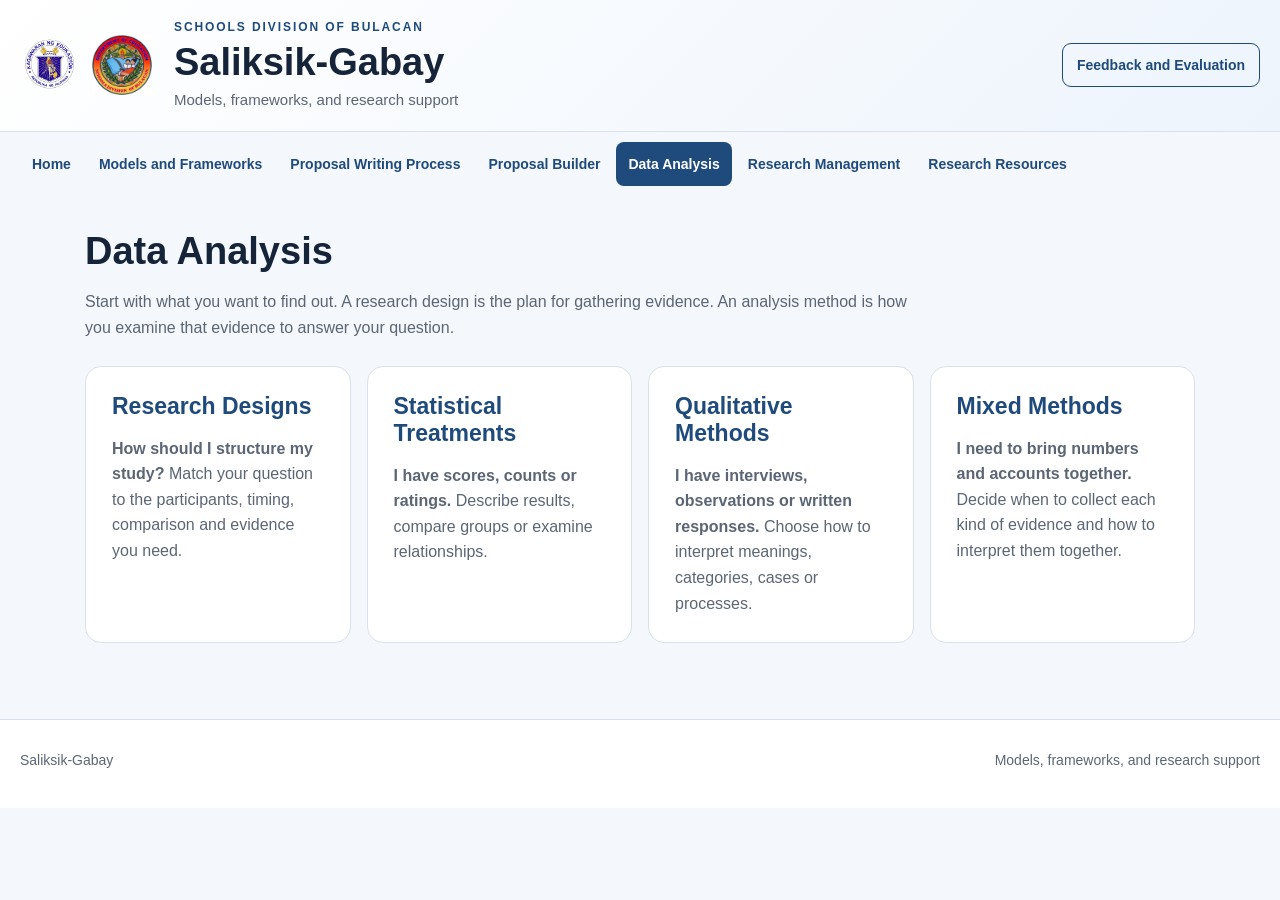
<file: data-analysis.html>
<!DOCTYPE html>
<html lang="en"><head><meta charset="utf-8"><meta name="viewport" content="width=device-width, initial-scale=1"><title>Data Analysis | Saliksik-Gabay</title><link rel="stylesheet" href="styles.css?v=compact88"><link rel="stylesheet" href="data-analysis.css"></head><body><a class="skip-link" href="#main">Skip to content</a><header class="topbar"><div class="container brand-row"><div class="brand-logos"><img src="assets/deped-seal.png" alt="Department of Education seal" class="seal"><img src="assets/sdo-bulacan-seal.png" alt="Schools Division of Bulacan seal" class="seal"></div><div class="brand-copy"><p class="eyebrow">Schools Division of Bulacan</p><h1>Saliksik-Gabay</h1><p class="subtext">Models, frameworks, and research support</p></div><a class="portal-feedback" href="https://forms.cloud.microsoft/r/pqEk4NJqM2" target="_blank" rel="noopener noreferrer">Feedback and Evaluation <span class="visually-hidden">(opens in a new tab)</span></a></div></header><nav class="portal-nav container" aria-label="Portal sections"><a href="index.html">Home</a><a href="teaching-models.html">Models and Frameworks</a><a href="proposal-process.html">Proposal Writing Process</a><a href="proposal-builder.html">Proposal Builder</a><a aria-current="page" href="data-analysis.html">Data Analysis</a><a href="research-management.html">Research Management</a><a href="research-resources.html">Research Resources</a></nav>
<main id="main" class="container reading-page analysis-page">
<header class="page-intro"><h2>Data Analysis</h2><p>Start with what you want to find out. A research design is the plan for gathering evidence. An analysis method is how you examine that evidence to answer your question.</p></header>
<div class="analysis-tracks"><a class="resource-card" href="research-designs.html"><h3>Research Designs</h3><p><strong>How should I structure my study?</strong> Match your question to the participants, timing, comparison and evidence you need.</p></a><a class="resource-card" href="analysis-quant.html"><h3>Statistical Treatments</h3><p><strong>I have scores, counts or ratings.</strong> Describe results, compare groups or examine relationships.</p></a>
<a class="resource-card" href="analysis-qual.html"><h3>Qualitative Methods</h3><p><strong>I have interviews, observations or written responses.</strong> Choose how to interpret meanings, categories, cases or processes.</p></a>
<a class="resource-card" href="analysis-mixed.html"><h3>Mixed Methods</h3><p><strong>I need to bring numbers and accounts together.</strong> Decide when to collect each kind of evidence and how to interpret them together.</p></a></div>

</main>
<footer class="footer"><div class="container footer-inner"><p>Saliksik-Gabay</p><p>Models, frameworks, and research support</p></div></footer></body></html>
</file>
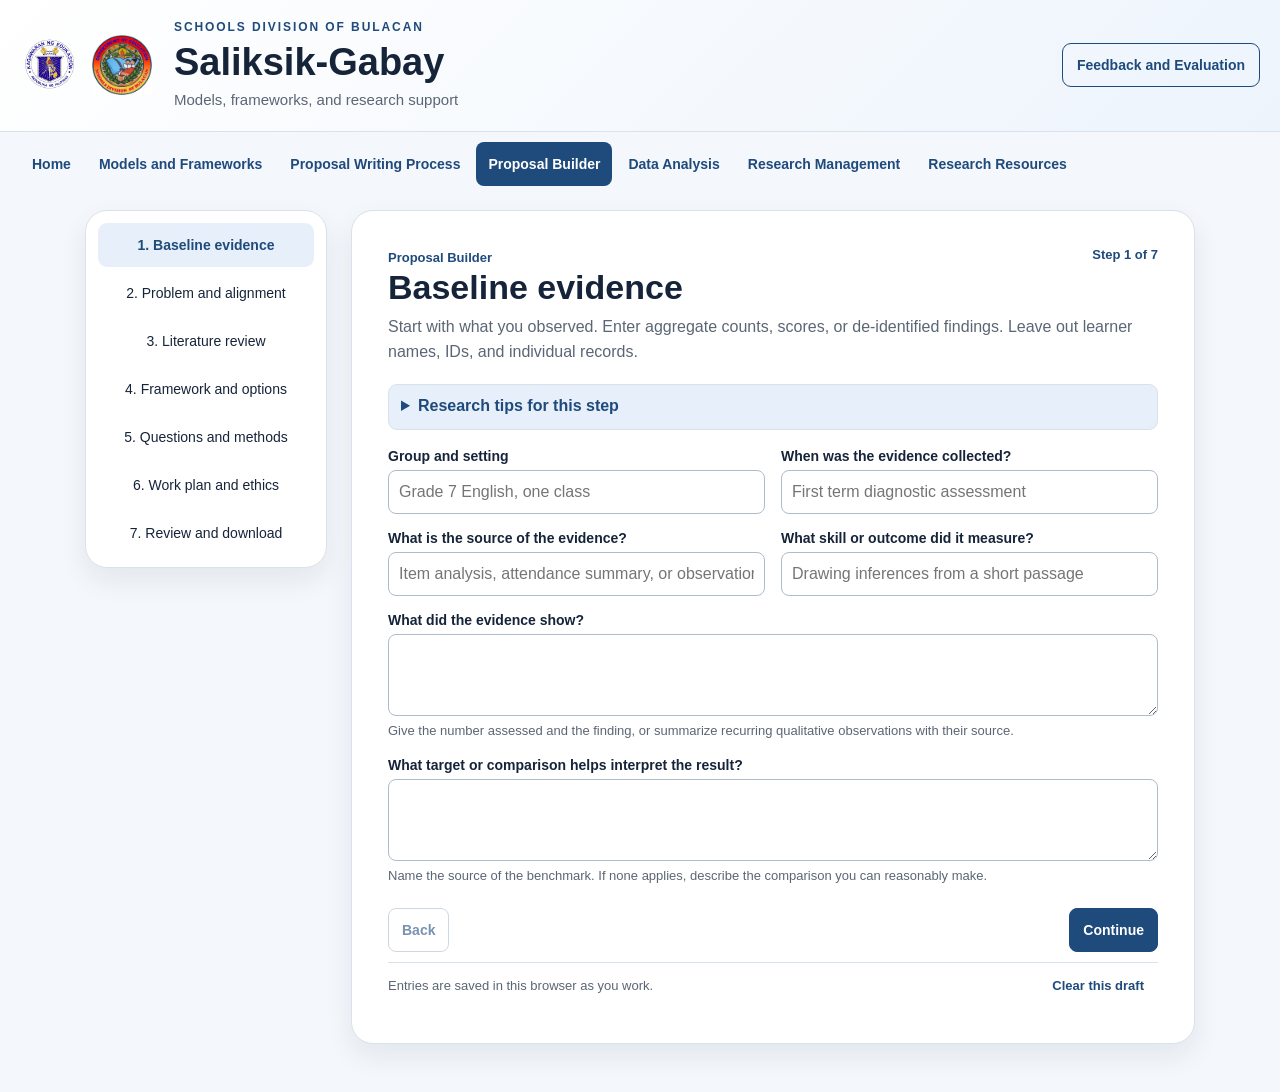
<file: proposal-builder.html>
<!DOCTYPE html>
<html lang="en">
<head>
  <meta charset="utf-8">
  <meta name="viewport" content="width=device-width, initial-scale=1">
  <title>Proposal Builder | Saliksik-Gabay</title>
  <link rel="stylesheet" href="styles.css?v=compact88">
  <link rel="stylesheet" href="research-guide.css?v=portal6">
  <script defer src="models.js?v=research88"></script>
  <script src="search-utils.js?v=research88" defer></script>
  <script defer src="research-zip.min.js"></script>
  <script defer src="research-guide-content.js?v=portal6"></script>
  <script defer src="research-guide-word.js?v=portal6"></script>
  <script defer src="research-guide.js?v=research88"></script>
</head>
<body>
  <a class="skip-link" href="#main">Skip to content</a><header class="topbar"><div class="container brand-row"><div class="brand-logos"><img src="assets/deped-seal.png" alt="Department of Education seal" class="seal"><img src="assets/sdo-bulacan-seal.png" alt="Schools Division of Bulacan seal" class="seal"></div><div class="brand-copy"><p class="eyebrow">Schools Division of Bulacan</p><h1>Saliksik-Gabay</h1><p class="subtext">Models, frameworks, and research support</p></div><a class="portal-feedback" href="https://forms.cloud.microsoft/r/pqEk4NJqM2" target="_blank" rel="noopener noreferrer">Feedback and Evaluation <span class="visually-hidden">(opens in a new tab)</span></a></div></header>
  <nav class="portal-nav container" aria-label="Portal sections"><a href="index.html">Home</a><a href="teaching-models.html">Models and Frameworks</a><a href="proposal-process.html">Proposal Writing Process</a><a href="proposal-builder.html" aria-current="page">Proposal Builder</a><a href="data-analysis.html">Data Analysis</a><a href="research-management.html">Research Management</a><a href="research-resources.html">Research Resources</a></nav>
  <main id="main" class="container guide-layout">
    <nav class="card guide-steps" aria-label="Research steps" id="desktopSteps"></nav>
    <section class="card guide-workspace" aria-labelledby="stepTitle">
      <div class="guide-step-top">
        <span class="builder-label">Proposal Builder</span><p id="stepCount" class="guide-step-count"></p>
        <div class="guide-step-picker">
          <label for="stepSelect" class="visually-hidden">Jump to research step</label>
          <select id="stepSelect"></select>
        </div>
      </div>
      <h2 id="stepTitle" tabindex="-1"></h2>
      <p id="stepIntro" class="guide-intro"></p>
      <details id="researchTips" class="guide-tips" hidden>
        <summary>Research tips for this step</summary>
        <ul id="researchTipsList"></ul>
      </details>
      <form id="guideForm"></form>
      <noscript><p>Enable JavaScript to use the Proposal Builder and download your draft.</p></noscript>
      <div class="guide-actions">
        <button type="button" id="previousStep" class="guide-button">Back</button>
        <button type="button" id="nextStep" class="guide-button guide-primary">Continue</button>
      </div>
      <div class="guide-local">
        <p id="saveStatus" role="status"></p>
        <button type="button" id="clearDraft" class="guide-button guide-text-button">Clear this draft</button>
      </div>
    </section>
  </main>
</body>
</html>
</file>
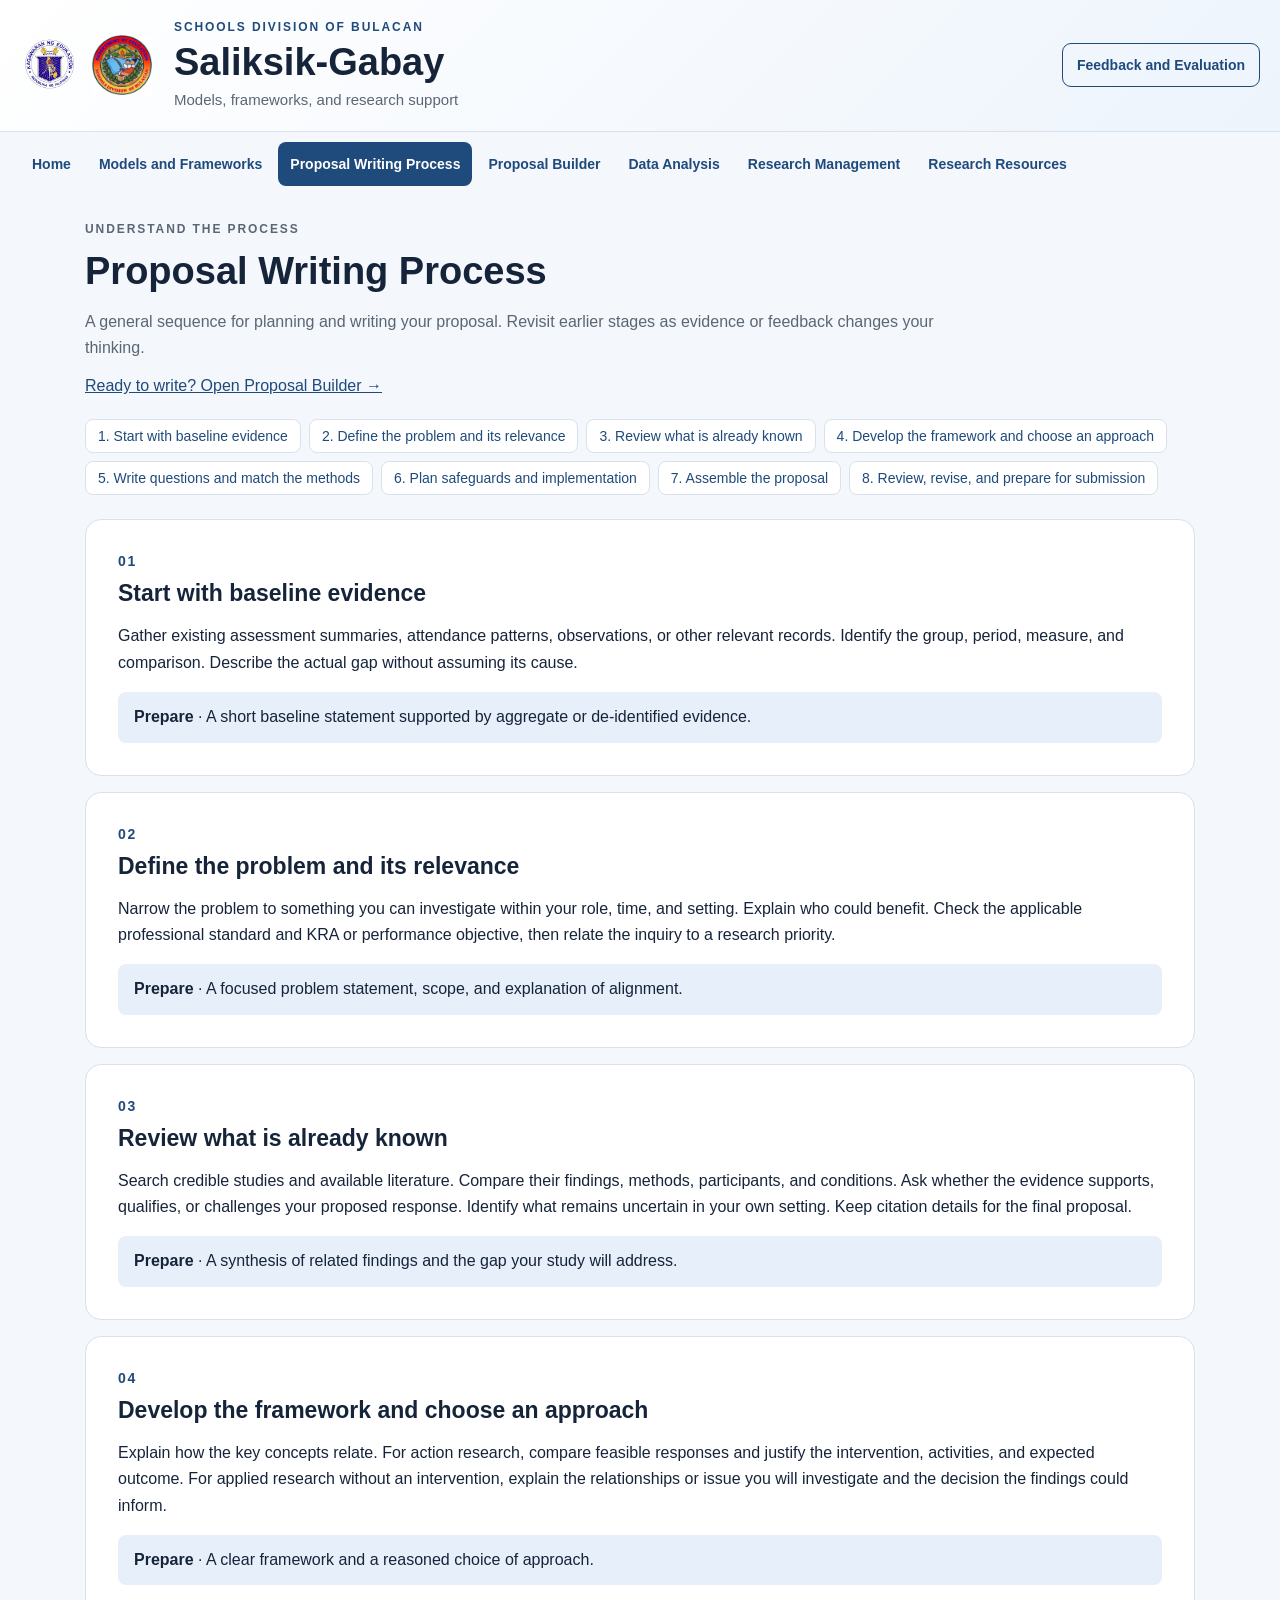
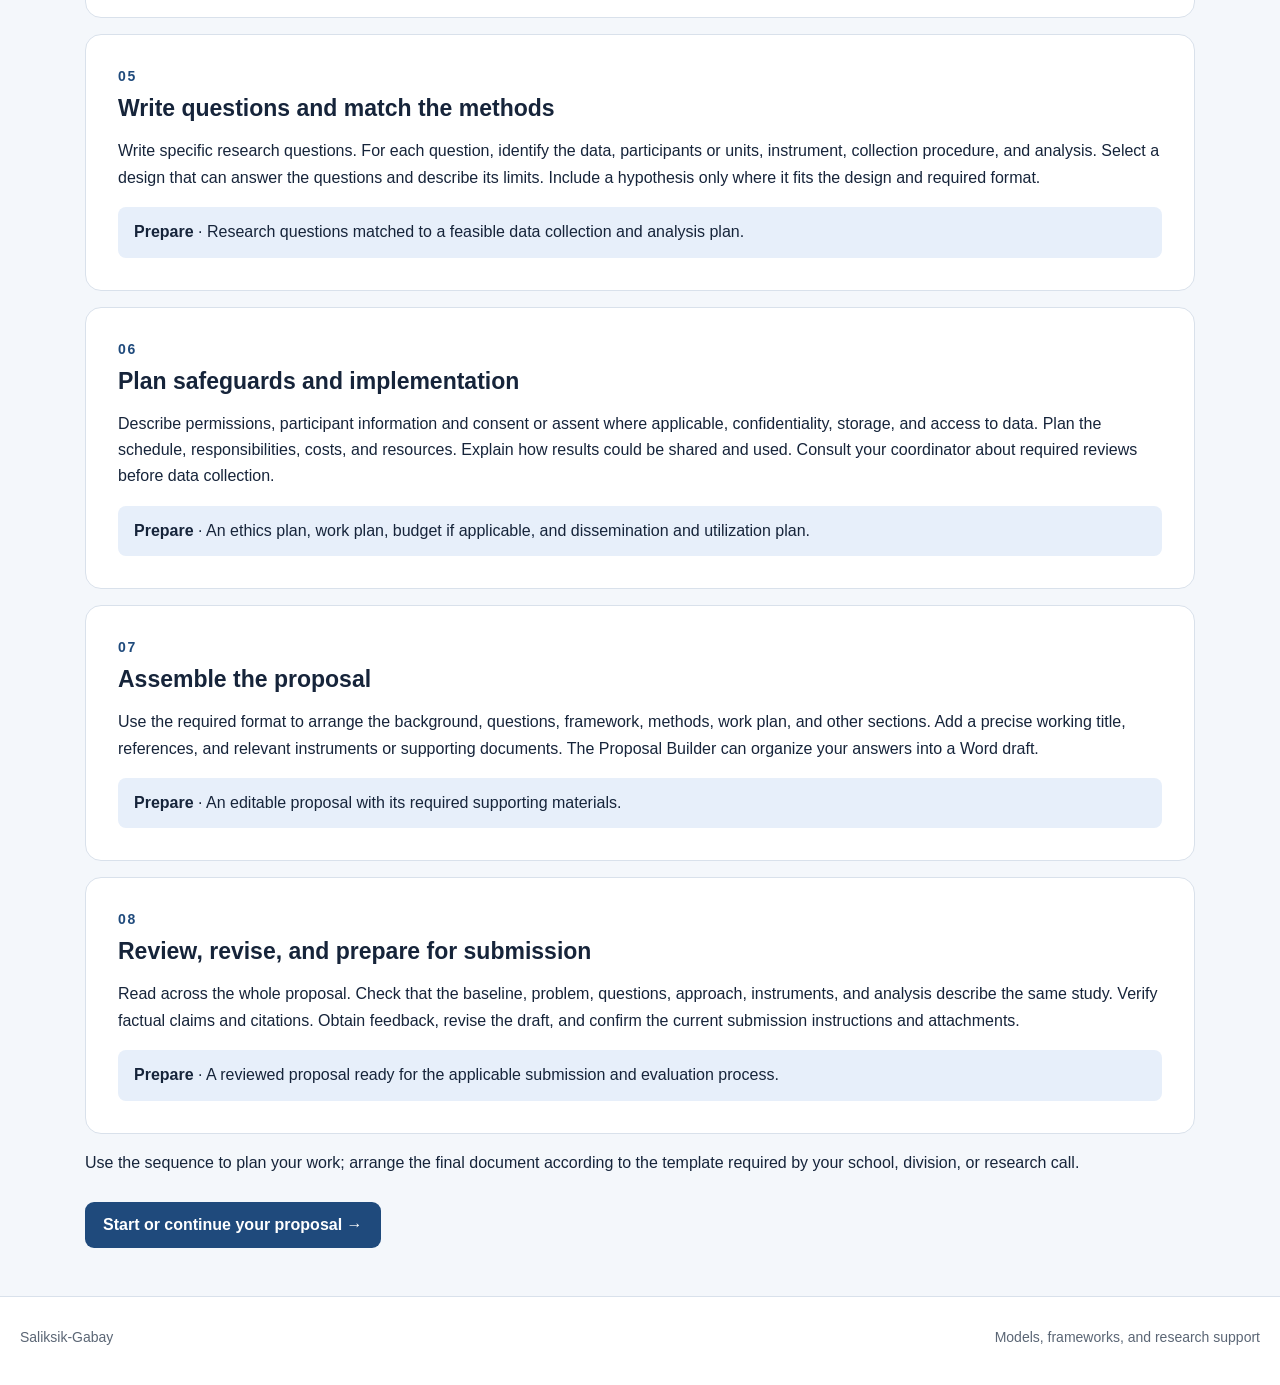
<file: proposal-process.html>
<!DOCTYPE html><html lang="en"><head><meta charset="utf-8"><meta name="viewport" content="width=device-width, initial-scale=1"><title>Proposal Writing Process | Saliksik-Gabay</title><link rel="stylesheet" href="styles.css?v=compact88"></head><body><a class="skip-link" href="#main">Skip to content</a><header class="topbar"><div class="container brand-row"><div class="brand-logos"><img src="assets/deped-seal.png" alt="Department of Education seal" class="seal"><img src="assets/sdo-bulacan-seal.png" alt="Schools Division of Bulacan seal" class="seal"></div><div class="brand-copy"><p class="eyebrow">Schools Division of Bulacan</p><h1>Saliksik-Gabay</h1><p class="subtext">Models, frameworks, and research support</p></div><a class="portal-feedback" href="https://forms.cloud.microsoft/r/pqEk4NJqM2" target="_blank" rel="noopener noreferrer">Feedback and Evaluation <span class="visually-hidden">(opens in a new tab)</span></a></div></header><nav class="portal-nav container" aria-label="Portal sections"><a href="index.html">Home</a><a href="teaching-models.html">Models and Frameworks</a><a href="proposal-process.html" aria-current="page">Proposal Writing Process</a><a href="proposal-builder.html">Proposal Builder</a><a href="data-analysis.html">Data Analysis</a><a href="research-management.html">Research Management</a><a href="research-resources.html">Research Resources</a></nav><main id="main" class="container reading-page"><header class="page-intro"><p class="eyebrow">Understand the process</p><h2>Proposal Writing Process</h2><p>A general sequence for planning and writing your proposal. Revisit earlier stages as evidence or feedback changes your thinking.</p><a href="proposal-builder.html">Ready to write? Open Proposal Builder →</a></header><nav class="page-jumps" aria-label="Writing stages"><a href="#stage-1">1. Start with baseline evidence</a><a href="#stage-2">2. Define the problem and its relevance</a><a href="#stage-3">3. Review what is already known</a><a href="#stage-4">4. Develop the framework and choose an approach</a><a href="#stage-5">5. Write questions and match the methods</a><a href="#stage-6">6. Plan safeguards and implementation</a><a href="#stage-7">7. Assemble the proposal</a><a href="#stage-8">8. Review, revise, and prepare for submission</a></nav><div class="reading-sections"><section class="reading-block" id="stage-1"><span class="stage-number">01</span><h3>Start with baseline evidence</h3><p>Gather existing assessment summaries, attendance patterns, observations, or other relevant records. Identify the group, period, measure, and comparison. Describe the actual gap without assuming its cause.</p><p class="stage-output"><strong>Prepare</strong> · A short baseline statement supported by aggregate or de-identified evidence.</p></section><section class="reading-block" id="stage-2"><span class="stage-number">02</span><h3>Define the problem and its relevance</h3><p>Narrow the problem to something you can investigate within your role, time, and setting. Explain who could benefit. Check the applicable professional standard and KRA or performance objective, then relate the inquiry to a research priority.</p><p class="stage-output"><strong>Prepare</strong> · A focused problem statement, scope, and explanation of alignment.</p></section><section class="reading-block" id="stage-3"><span class="stage-number">03</span><h3>Review what is already known</h3><p>Search credible studies and available literature. Compare their findings, methods, participants, and conditions. Ask whether the evidence supports, qualifies, or challenges your proposed response. Identify what remains uncertain in your own setting. Keep citation details for the final proposal.</p><p class="stage-output"><strong>Prepare</strong> · A synthesis of related findings and the gap your study will address.</p></section><section class="reading-block" id="stage-4"><span class="stage-number">04</span><h3>Develop the framework and choose an approach</h3><p>Explain how the key concepts relate. For action research, compare feasible responses and justify the intervention, activities, and expected outcome. For applied research without an intervention, explain the relationships or issue you will investigate and the decision the findings could inform.</p><p class="stage-output"><strong>Prepare</strong> · A clear framework and a reasoned choice of approach.</p></section><section class="reading-block" id="stage-5"><span class="stage-number">05</span><h3>Write questions and match the methods</h3><p>Write specific research questions. For each question, identify the data, participants or units, instrument, collection procedure, and analysis. Select a design that can answer the questions and describe its limits. Include a hypothesis only where it fits the design and required format.</p><p class="stage-output"><strong>Prepare</strong> · Research questions matched to a feasible data collection and analysis plan.</p></section><section class="reading-block" id="stage-6"><span class="stage-number">06</span><h3>Plan safeguards and implementation</h3><p>Describe permissions, participant information and consent or assent where applicable, confidentiality, storage, and access to data. Plan the schedule, responsibilities, costs, and resources. Explain how results could be shared and used. Consult your coordinator about required reviews before data collection.</p><p class="stage-output"><strong>Prepare</strong> · An ethics plan, work plan, budget if applicable, and dissemination and utilization plan.</p></section><section class="reading-block" id="stage-7"><span class="stage-number">07</span><h3>Assemble the proposal</h3><p>Use the required format to arrange the background, questions, framework, methods, work plan, and other sections. Add a precise working title, references, and relevant instruments or supporting documents. The Proposal Builder can organize your answers into a Word draft.</p><p class="stage-output"><strong>Prepare</strong> · An editable proposal with its required supporting materials.</p></section><section class="reading-block" id="stage-8"><span class="stage-number">08</span><h3>Review, revise, and prepare for submission</h3><p>Read across the whole proposal. Check that the baseline, problem, questions, approach, instruments, and analysis describe the same study. Verify factual claims and citations. Obtain feedback, revise the draft, and confirm the current submission instructions and attachments.</p><p class="stage-output"><strong>Prepare</strong> · A reviewed proposal ready for the applicable submission and evaluation process.</p></section></div><p class="reading-note">Use the sequence to plan your work; arrange the final document according to the template required by your school, division, or research call.</p><a class="portal-action" href="proposal-builder.html">Start or continue your proposal →</a></main><footer class="footer"><div class="container footer-inner"><p>Saliksik-Gabay</p><p>Models, frameworks, and research support</p></div></footer></body></html>
</file>
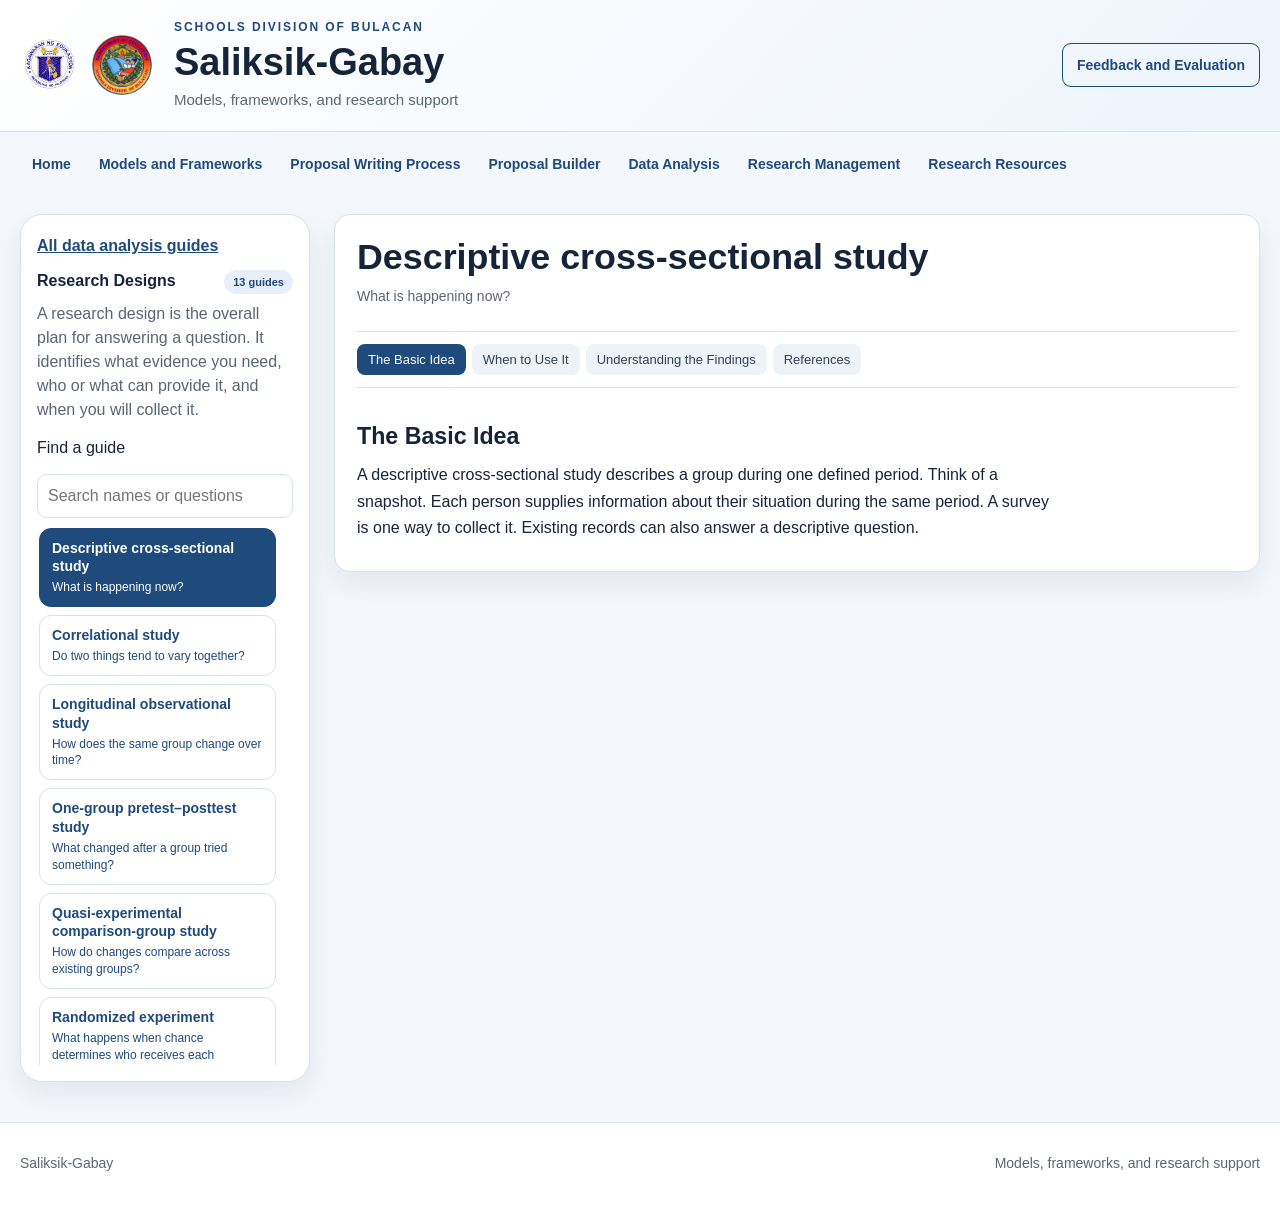
<file: research-designs.html>
<!DOCTYPE html>
<html lang="en"><head><meta charset="utf-8"><meta name="viewport" content="width=device-width, initial-scale=1"><title>Research Designs | Saliksik-Gabay</title><link rel="stylesheet" href="styles.css?v=compact88"><link rel="stylesheet" href="data-analysis.css"><script src="analysis-reader.js" defer></script></head><body><a class="skip-link" href="#main">Skip to content</a><header class="topbar"><div class="container brand-row"><div class="brand-logos"><img src="assets/deped-seal.png" alt="Department of Education seal" class="seal"><img src="assets/sdo-bulacan-seal.png" alt="Schools Division of Bulacan seal" class="seal"></div><div class="brand-copy"><p class="eyebrow">Schools Division of Bulacan</p><h1>Saliksik-Gabay</h1><p class="subtext">Models, frameworks, and research support</p></div><a class="portal-feedback" href="https://forms.cloud.microsoft/r/pqEk4NJqM2" target="_blank" rel="noopener noreferrer">Feedback and Evaluation <span class="visually-hidden">(opens in a new tab)</span></a></div></header><nav class="portal-nav container" aria-label="Portal sections"><a href="index.html">Home</a><a href="teaching-models.html">Models and Frameworks</a><a href="proposal-process.html">Proposal Writing Process</a><a href="proposal-builder.html">Proposal Builder</a><a aria-current="location" href="data-analysis.html">Data Analysis</a><a href="research-management.html">Research Management</a><a href="research-resources.html">Research Resources</a></nav>
<main id="main" class="container main-grid guide-browser"><button class="browse-toggle" hidden data-js id="browseModels" aria-controls="modelBrowser" aria-expanded="false" type="button">Browse guides</button>
 <aside class="sidebar card" id="modelBrowser" aria-label="Guide list"><a href="data-analysis.html" class="back-library">All data analysis guides</a>
 <div class="sidebar-head"><h2 class="section-title">Research Designs</h2><span class="pill" role="status" id="modelCount">13 guides</span></div>
 <p class="beginner-intro">A research design is the overall plan for answering a question. It identifies what evidence you need, who or what can provide it, and when you will collect it.</p><div data-js hidden class="filter-toolbar"><label for="searchInput">Find a guide</label><button id="clearFilters" type="button">Clear search</button></div><input data-js hidden type="search" id="searchInput" placeholder="Search names or questions"><div class="model-list"><a class="model-button" href="#guide-1"><strong>Descriptive cross-sectional study</strong><span>What is happening now?</span></a><a class="model-button" href="#guide-2"><strong>Correlational study</strong><span>Do two things tend to vary together?</span></a><a class="model-button" href="#guide-3"><strong>Longitudinal observational study</strong><span>How does the same group change over time?</span></a><a class="model-button" href="#guide-4"><strong>One-group pretest–posttest study</strong><span>What changed after a group tried something?</span></a><a class="model-button" href="#guide-5"><strong>Quasi-experimental comparison-group study</strong><span>How do changes compare across existing groups?</span></a><a class="model-button" href="#guide-6"><strong>Randomized experiment</strong><span>What happens when chance determines who receives each condition?</span></a><a class="model-button" href="#guide-7"><strong>Case study</strong><span>How does one case work in its setting?</span></a><a class="model-button" href="#guide-8"><strong>Phenomenology</strong><span>What is a particular experience like for those who live through it?</span></a><a class="model-button" href="#guide-9"><strong>Ethnography</strong><span>What shared practices give a group its way of working?</span></a><a class="model-button" href="#guide-10"><strong>Narrative inquiry</strong><span>How does a person make sense of events through a story?</span></a><a class="model-button" href="#guide-11"><strong>Grounded theory</strong><span>What process explains how something develops?</span></a><a class="model-button" href="#guide-12"><strong>Practitioner action research</strong><span>What can we learn while improving our own practice?</span></a><a class="model-button" href="#guide-13"><strong>Developmental research (design and development research)</strong><span>How can evidence guide the development or improvement of a resource?</span></a><p id="empty" hidden>No matching guides. Try a different term.</p></div></aside><div class="paper-list"><article class="content card guide-paper" id="guide-1"><header class="model-heading"><h2 tabindex="-1">Descriptive cross-sectional study</h2></header><aside class="model-context"><p class="learning-area">What is happening now?</p></aside><nav class="section-navigation" aria-label="Sections of Descriptive cross-sectional study"><div class="tab-buttons"><a class="tab-button" href="#guide-1-part-1">The Basic Idea</a><a class="tab-button" href="#guide-1-part-2">When to Use It</a><a class="tab-button" href="#guide-1-part-7">Understanding the Findings</a><a class="tab-button" href="#guide-1-part-9">References</a></div><div class="section-picker"><label for="section-1">Jump to section</label><select id="section-1"><option value="guide-1-part-1">The Basic Idea</option><option value="guide-1-part-2">When to Use It</option><option value="guide-1-part-7">Understanding the Findings</option><option value="guide-1-part-9">References</option></select></div></nav><section id="guide-1-part-1" class="section-card"><h3 tabindex="-1">The Basic Idea</h3><p>A descriptive cross-sectional study describes a group during one defined period. Think of a snapshot. Each person supplies information about their situation during the same period. A survey is one way to collect it. Existing records can also answer a descriptive question.</p></section><section id="guide-1-part-2" class="section-card"><h3 tabindex="-1">When to Use It</h3><p>Choose this design when you want to know how common something is or how a group describes its current situation. First decide whose situation you want to describe and which period the answer should cover.</p></section><section id="guide-1-part-7" class="section-card"><h3 tabindex="-1">Understanding the Findings</h3><p>The result describes the people included at that time. If only some people responded, say how many. People who were absent or chose not to respond may have had different experiences. A snapshot alone cannot tell you how individuals changed.</p></section><section class="section-card" id="guide-1-part-9"><h3 tabindex="-1">References</h3><p class="ref">von Elm, E., Altman, D. G., Egger, M., Pocock, S. J., Gøtzsche, P. C., &amp; Vandenbroucke, J. P. (2007). The Strengthening the Reporting of Observational Studies in Epidemiology (STROBE) statement: Guidelines for reporting observational studies. <em>PLoS Medicine, 4</em>(10), Article e296. <a href="https://doi.org/10.1371/journal.pmed.0040296">https://doi.org/10.1371/journal.pmed.0040296</a></p><p class="ref">Wang, X., &amp; Cheng, Z. (2020). Cross-sectional studies: Strengths, weaknesses, and recommendations. <em>Chest, 158</em>(1S), S65–S71. <a href="https://doi.org/10.1016/j.chest.2020.03.012">https://doi.org/10.1016/j.chest.2020.03.012</a></p></section></article><article class="content card guide-paper" id="guide-2"><header class="model-heading"><h2 tabindex="-1">Correlational study</h2></header><aside class="model-context"><p class="learning-area">Do two things tend to vary together?</p></aside><nav class="section-navigation" aria-label="Sections of Correlational study"><div class="tab-buttons"><a class="tab-button" href="#guide-2-part-1">The Basic Idea</a><a class="tab-button" href="#guide-2-part-2">When to Use It</a><a class="tab-button" href="#guide-2-part-7">Understanding the Findings</a><a class="tab-button" href="#guide-2-part-9">References</a></div><div class="section-picker"><label for="section-2">Jump to section</label><select id="section-2"><option value="guide-2-part-1">The Basic Idea</option><option value="guide-2-part-2">When to Use It</option><option value="guide-2-part-7">Understanding the Findings</option><option value="guide-2-part-9">References</option></select></div></nav><section id="guide-2-part-1" class="section-card"><h3 tabindex="-1">The Basic Idea</h3><p>A correlational study looks for a relationship between two characteristics. Researchers call a characteristic that can differ from person to person a variable. Each participant contributes information about both variables, so the researcher can examine them together.</p></section><section id="guide-2-part-2" class="section-card"><h3 tabindex="-1">When to Use It</h3><p>Choose it when you want to know whether higher values on one measure tend to go with higher or lower values on another. A question about the relationship between time spent practicing and confidence could use this design.</p></section><section id="guide-2-part-7" class="section-card"><h3 tabindex="-1">Understanding the Findings</h3><p>A relationship is a pattern, not proof of cause. More confident people might choose to practice longer, or access to support might influence both. Describe the direction and strength of the observed pattern and consider other explanations.</p></section><section class="section-card" id="guide-2-part-9"><h3 tabindex="-1">References</h3><p class="ref">Akoglu, H. (2018). User’s guide to correlation coefficients. <em>Turkish Journal of Emergency Medicine, 18</em>(3), 91–93. <a href="https://doi.org/10.1016/j.tjem.2018.08.001">https://doi.org/10.1016/j.tjem.2018.08.001</a></p><p class="ref">Schober, P., Boer, C., &amp; Schwarte, L. A. (2018). Correlation coefficients: Appropriate use and interpretation. <em>Anesthesia &amp; Analgesia, 126</em>(5), 1763–1768. <a href="https://doi.org/10.1213/ANE.0000000000002864">https://doi.org/10.1213/ANE.0000000000002864</a></p></section></article><article class="content card guide-paper" id="guide-3"><header class="model-heading"><h2 tabindex="-1">Longitudinal observational study</h2></header><aside class="model-context"><p class="learning-area">How does the same group change over time?</p></aside><nav class="section-navigation" aria-label="Sections of Longitudinal observational study"><div class="tab-buttons"><a class="tab-button" href="#guide-3-part-1">The Basic Idea</a><a class="tab-button" href="#guide-3-part-2">When to Use It</a><a class="tab-button" href="#guide-3-part-7">Understanding the Findings</a><a class="tab-button" href="#guide-3-part-9">References</a></div><div class="section-picker"><label for="section-3">Jump to section</label><select id="section-3"><option value="guide-3-part-1">The Basic Idea</option><option value="guide-3-part-2">When to Use It</option><option value="guide-3-part-7">Understanding the Findings</option><option value="guide-3-part-9">References</option></select></div></nav><section id="guide-3-part-1" class="section-card"><h3 tabindex="-1">The Basic Idea</h3><p>A longitudinal observational study follows the same people or other units over time. Observational means the researcher records what happens without assigning a new activity or treatment. Following the same participants makes individual changes visible.</p></section><section id="guide-3-part-2" class="section-card"><h3 tabindex="-1">When to Use It</h3><p>Choose it when the timing or course of change matters. Decide whom you will follow, what you will observe and when. Keep the meaning of each measure consistent across occasions.</p></section><section id="guide-3-part-7" class="section-card"><h3 tabindex="-1">Understanding the Findings</h3><p>You can describe who changed, when change occurred and how patterns differed. Some participants may leave before the final observation. Explain whose information is available at each point, because a change in the group average may partly reflect who remained.</p></section><section class="section-card" id="guide-3-part-9"><h3 tabindex="-1">References</h3><p class="ref">Caruana, E. J., Roman, M., Hernández-Sánchez, J., &amp; Solli, P. (2015). Longitudinal studies. <em>Journal of Thoracic Disease, 7</em>(11), E537–E540. <a href="https://doi.org/10.3978/j.issn.2072-1439.2015.10.63">https://doi.org/10.3978/j.issn.2072-1439.2015.10.63</a></p><p class="ref">von Elm, E., Altman, D. G., Egger, M., Pocock, S. J., Gøtzsche, P. C., &amp; Vandenbroucke, J. P. (2007). The Strengthening the Reporting of Observational Studies in Epidemiology (STROBE) statement: Guidelines for reporting observational studies. <em>PLoS Medicine, 4</em>(10), Article e296. <a href="https://doi.org/10.1371/journal.pmed.0040296">https://doi.org/10.1371/journal.pmed.0040296</a></p></section></article><article class="content card guide-paper" id="guide-4"><header class="model-heading"><h2 tabindex="-1">One-group pretest–posttest study</h2></header><aside class="model-context"><p class="learning-area">What changed after a group tried something?</p></aside><nav class="section-navigation" aria-label="Sections of One-group pretest–posttest study"><div class="tab-buttons"><a class="tab-button" href="#guide-4-part-1">The Basic Idea</a><a class="tab-button" href="#guide-4-part-2">When to Use It</a><a class="tab-button" href="#guide-4-part-7">Understanding the Findings</a><a class="tab-button" href="#guide-4-part-9">References</a></div><div class="section-picker"><label for="section-4">Jump to section</label><select id="section-4"><option value="guide-4-part-1">The Basic Idea</option><option value="guide-4-part-2">When to Use It</option><option value="guide-4-part-7">Understanding the Findings</option><option value="guide-4-part-9">References</option></select></div></nav><section id="guide-4-part-1" class="section-card"><h3 tabindex="-1">The Basic Idea</h3><p>In a one-group pretest–posttest study, the same group is measured before and after an activity. The first measurement is the pretest or baseline. The second is the posttest. Comparing a person with their earlier result shows the change that person experienced.</p></section><section id="guide-4-part-2" class="section-card"><h3 tabindex="-1">When to Use It</h3><p>Choose it when a group is trying an activity and you have an opportunity to measure the same outcome both before and after. The two measurements need a common meaning. A difference between unrelated assessments is difficult to interpret.</p></section><section id="guide-4-part-7" class="section-card"><h3 tabindex="-1">Understanding the Findings</h3><p>You can describe the change observed during the period. Without a comparison group, you cannot tell how much change would have happened anyway. Practice with the assessment, ordinary development and events outside the activity are possible explanations.</p></section><section class="section-card" id="guide-4-part-9"><h3 tabindex="-1">References</h3><p class="ref">Jhangiani, R. S., Chiang, I.-C. A., Cuttler, C., &amp; Leighton, D. C. (2019). <em>Research methods in psychology</em> (4th ed.). Kwantlen Polytechnic University. <a href="https://kpu.pressbooks.pub/psychmethods4e/">https://kpu.pressbooks.pub/psychmethods4e/</a></p><p class="ref">Marsden, E., &amp; Torgerson, C. J. (2012). Single group, pre- and post-test research designs: Some methodological concerns. <em>Oxford Review of Education, 38</em>(5), 583–616. <a href="https://doi.org/10.1080/03054985.2012.731208">https://doi.org/10.1080/03054985.2012.731208</a></p></section></article><article class="content card guide-paper" id="guide-5"><header class="model-heading"><h2 tabindex="-1">Quasi-experimental comparison-group study</h2></header><aside class="model-context"><p class="learning-area">How do changes compare across existing groups?</p></aside><nav class="section-navigation" aria-label="Sections of Quasi-experimental comparison-group study"><div class="tab-buttons"><a class="tab-button" href="#guide-5-part-1">The Basic Idea</a><a class="tab-button" href="#guide-5-part-2">When to Use It</a><a class="tab-button" href="#guide-5-part-7">Understanding the Findings</a><a class="tab-button" href="#guide-5-part-9">References</a></div><div class="section-picker"><label for="section-5">Jump to section</label><select id="section-5"><option value="guide-5-part-1">The Basic Idea</option><option value="guide-5-part-2">When to Use It</option><option value="guide-5-part-7">Understanding the Findings</option><option value="guide-5-part-9">References</option></select></div></nav><section id="guide-5-part-1" class="section-card"><h3 tabindex="-1">The Basic Idea</h3><p>A quasi-experimental comparison-group study examines an intervention, meaning a change introduced deliberately. One group experiences the change and another provides a point of comparison. People enter the groups through existing arrangements or a rule other than random assignment.</p></section><section id="guide-5-part-2" class="section-card"><h3 tabindex="-1">When to Use It</h3><p>Choose it when a practice is introduced in one setting and a reasonably similar setting can be observed during the same period. Knowing where the groups started helps you judge how informative the comparison is.</p></section><section id="guide-5-part-7" class="section-card"><h3 tabindex="-1">Understanding the Findings</h3><p>The comparison helps assess whether an intervention is a plausible explanation. Its credibility depends on how the groups were selected and what else happened to each. If each group has a different teacher, for instance, differences in teaching may also contribute to the result.</p></section><section class="section-card" id="guide-5-part-9"><h3 tabindex="-1">References</h3><p class="ref">Dimick, J. B., &amp; Ryan, A. M. (2014). Methods for evaluating changes in health care policy: The difference-in-differences approach. <em>JAMA, 312</em>(22), 2401–2402. <a href="https://doi.org/10.1001/jama.2014.16153">https://doi.org/10.1001/jama.2014.16153</a></p><p class="ref">Wing, C., Simon, K., &amp; Bello-Gomez, R. A. (2018). Designing difference in difference studies: Best practices for public health policy research. <em>Annual Review of Public Health, 39</em>, 453–469. <a href="https://doi.org/10.1146/annurev-publhealth-040617-013507">https://doi.org/10.1146/annurev-publhealth-040617-013507</a></p></section></article><article class="content card guide-paper" id="guide-6"><header class="model-heading"><h2 tabindex="-1">Randomized experiment</h2></header><aside class="model-context"><p class="learning-area">What happens when chance determines who receives each condition?</p></aside><nav class="section-navigation" aria-label="Sections of Randomized experiment"><div class="tab-buttons"><a class="tab-button" href="#guide-6-part-1">The Basic Idea</a><a class="tab-button" href="#guide-6-part-2">When to Use It</a><a class="tab-button" href="#guide-6-part-7">Understanding the Findings</a><a class="tab-button" href="#guide-6-part-9">References</a></div><div class="section-picker"><label for="section-6">Jump to section</label><select id="section-6"><option value="guide-6-part-1">The Basic Idea</option><option value="guide-6-part-2">When to Use It</option><option value="guide-6-part-7">Understanding the Findings</option><option value="guide-6-part-9">References</option></select></div></nav><section id="guide-6-part-1" class="section-card"><h3 tabindex="-1">The Basic Idea</h3><p>In a randomized experiment, chance determines which condition each participant or group receives. A condition is the activity or arrangement being compared. Random assignment gives the groups a fair starting comparison on average, even though differences can still occur in a particular study.</p></section><section id="guide-6-part-2" class="section-card"><h3 tabindex="-1">When to Use It</h3><p>Choose it when you can fairly and practically assign the options by chance before the activity starts. Identify whether the assignment applies to individuals, classes or another unit. Random assignment is different from randomly choosing people to invite into a study.</p></section><section id="guide-6-part-7" class="section-card"><h3 tabindex="-1">Understanding the Findings</h3><p>If the groups are followed and measured comparably, differences in outcomes can support a conclusion about the effect of assignment. Explain whether people received the assigned activity and who was available for follow-up. Generalizing to other populations requires a separate justification.</p></section><section class="section-card" id="guide-6-part-9"><h3 tabindex="-1">References</h3><p class="ref">Campbell, M. K., Piaggio, G., Elbourne, D. R., &amp; Altman, D. G. (2012). Consort 2010 statement: Extension to cluster randomised trials. <em>BMJ, 345</em>, Article e5661. <a href="https://doi.org/10.1136/bmj.e5661">https://doi.org/10.1136/bmj.e5661</a></p><p class="ref">Schulz, K. F., Altman, D. G., &amp; Moher, D. (2010). CONSORT 2010 statement: Updated guidelines for reporting parallel group randomised trials. <em>PLoS Medicine, 7</em>(3), Article e1000251. <a href="https://doi.org/10.1371/journal.pmed.1000251">https://doi.org/10.1371/journal.pmed.1000251</a></p></section></article><article class="content card guide-paper" id="guide-7"><header class="model-heading"><h2 tabindex="-1">Case study</h2></header><aside class="model-context"><p class="learning-area">How does one case work in its setting?</p></aside><nav class="section-navigation" aria-label="Sections of Case study"><div class="tab-buttons"><a class="tab-button" href="#guide-7-part-1">The Basic Idea</a><a class="tab-button" href="#guide-7-part-2">When to Use It</a><a class="tab-button" href="#guide-7-part-7">Understanding the Findings</a><a class="tab-button" href="#guide-7-part-9">References</a></div><div class="section-picker"><label for="section-7">Jump to section</label><select id="section-7"><option value="guide-7-part-1">The Basic Idea</option><option value="guide-7-part-2">When to Use It</option><option value="guide-7-part-7">Understanding the Findings</option><option value="guide-7-part-9">References</option></select></div></nav><section id="guide-7-part-1" class="section-card"><h3 tabindex="-1">The Basic Idea</h3><p>A case study investigates a clearly defined case in depth. A case might be a program, organization, event or decision. Its boundaries tell the reader what is included, where it took place and what period the study covers.</p></section><section id="guide-7-part-2" class="section-card"><h3 tabindex="-1">When to Use It</h3><p>Choose it when the setting is essential to understanding how or why something happened. Interviews, observations and documents can show different sides of the same case. A small number of participants alone does not make a study a case study.</p></section><section id="guide-7-part-7" class="section-card"><h3 tabindex="-1">Understanding the Findings</h3><p>The result is a well-supported account of this case in context. Explain where different sources agree and where they offer different accounts. Readers can then judge which insights may be relevant to another setting.</p></section><section class="section-card" id="guide-7-part-9"><h3 tabindex="-1">References</h3><p class="ref">Crowe, S., Cresswell, K., Robertson, A., Huby, G., Avery, A., &amp; Sheikh, A. (2011). The case study approach. <em>BMC Medical Research Methodology, 11</em>, Article 100. <a href="https://doi.org/10.1186/1471-2288-11-100">https://doi.org/10.1186/1471-2288-11-100</a></p><p class="ref">Tomaszewski, L. E., Zarestky, J., &amp; Gonzalez, E. (2020). Planning qualitative research: Design and decision making for new researchers. <em>International Journal of Qualitative Methods, 19</em>, 1–7. <a href="https://doi.org/10.1177/1609406920967174">https://doi.org/10.1177/1609406920967174</a></p></section></article><article class="content card guide-paper" id="guide-8"><header class="model-heading"><h2 tabindex="-1">Phenomenology</h2></header><aside class="model-context"><p class="learning-area">What is a particular experience like for those who live through it?</p></aside><nav class="section-navigation" aria-label="Sections of Phenomenology"><div class="tab-buttons"><a class="tab-button" href="#guide-8-part-1">The Basic Idea</a><a class="tab-button" href="#guide-8-part-2">When to Use It</a><a class="tab-button" href="#guide-8-part-7">Understanding the Findings</a><a class="tab-button" href="#guide-8-part-9">References</a></div><div class="section-picker"><label for="section-8">Jump to section</label><select id="section-8"><option value="guide-8-part-1">The Basic Idea</option><option value="guide-8-part-2">When to Use It</option><option value="guide-8-part-7">Understanding the Findings</option><option value="guide-8-part-9">References</option></select></div></nav><section id="guide-8-part-1" class="section-card"><h3 tabindex="-1">The Basic Idea</h3><p>Phenomenology studies lived experience. This means how an event is perceived, felt and understood by people who have experienced it firsthand. The starting point is a particular experience that participants can describe in detail.</p></section><section id="guide-8-part-2" class="section-card"><h3 tabindex="-1">When to Use It</h3><p>Choose it when your question asks what an experience is like from the participant’s perspective. Invite descriptions of specific moments, such as arriving somewhere unfamiliar. General opinions about a topic usually provide less insight into lived experience.</p></section><section id="guide-8-part-7" class="section-card"><h3 tabindex="-1">Understanding the Findings</h3><p>The account should stay close to what participants describe while explaining the meaning you find in it. Something that seems routine to an observer may matter deeply to the person experiencing it. A small set of accounts cannot establish how common that experience is.</p></section><section class="section-card" id="guide-8-part-9"><h3 tabindex="-1">References</h3><p class="ref">Neubauer, B. E., Witkop, C. T., &amp; Varpio, L. (2019). How phenomenology can help us learn from the experiences of others. <em>Perspectives on Medical Education, 8</em>(2), 90–97. <a href="https://doi.org/10.1007/s40037-019-0509-2">https://doi.org/10.1007/s40037-019-0509-2</a></p><p class="ref">Tomaszewski, L. E., Zarestky, J., &amp; Gonzalez, E. (2020). Planning qualitative research: Design and decision making for new researchers. <em>International Journal of Qualitative Methods, 19</em>, 1–7. <a href="https://doi.org/10.1177/1609406920967174">https://doi.org/10.1177/1609406920967174</a></p></section></article><article class="content card guide-paper" id="guide-9"><header class="model-heading"><h2 tabindex="-1">Ethnography</h2></header><aside class="model-context"><p class="learning-area">What shared practices give a group its way of working?</p></aside><nav class="section-navigation" aria-label="Sections of Ethnography"><div class="tab-buttons"><a class="tab-button" href="#guide-9-part-1">The Basic Idea</a><a class="tab-button" href="#guide-9-part-2">When to Use It</a><a class="tab-button" href="#guide-9-part-7">Understanding the Findings</a><a class="tab-button" href="#guide-9-part-9">References</a></div><div class="section-picker"><label for="section-9">Jump to section</label><select id="section-9"><option value="guide-9-part-1">The Basic Idea</option><option value="guide-9-part-2">When to Use It</option><option value="guide-9-part-7">Understanding the Findings</option><option value="guide-9-part-9">References</option></select></div></nav><section id="guide-9-part-1" class="section-card"><h3 tabindex="-1">The Basic Idea</h3><p>Ethnography studies a group’s shared routines, language and ways of making sense of everyday life. Researchers spend time in the setting, observe what people do and ask what those actions mean to group members.</p></section><section id="guide-9-part-2" class="section-card"><h3 tabindex="-1">When to Use It</h3><p>Choose it when understanding a group requires seeing repeated practices as they happen. Access over time matters. A single visit can reveal an interesting event but gives little basis for deciding whether it is typical.</p></section><section id="guide-9-part-7" class="section-card"><h3 tabindex="-1">Understanding the Findings</h3><p>The result explains a pattern of group life in its setting. Ask how members themselves understand a practice and consider differences among them. An outsider’s first impression can miss a meaning that is familiar to the people involved.</p></section><section class="section-card" id="guide-9-part-9"><h3 tabindex="-1">References</h3><p class="ref">Reeves, S., Kuper, A., &amp; Hodges, B. D. (2008). Qualitative research methodologies: Ethnography. <em>BMJ, 337</em>, Article a1020. <a href="https://doi.org/10.1136/bmj.a1020">https://doi.org/10.1136/bmj.a1020</a></p><p class="ref">Tomaszewski, L. E., Zarestky, J., &amp; Gonzalez, E. (2020). Planning qualitative research: Design and decision making for new researchers. <em>International Journal of Qualitative Methods, 19</em>, 1–7. <a href="https://doi.org/10.1177/1609406920967174">https://doi.org/10.1177/1609406920967174</a></p></section></article><article class="content card guide-paper" id="guide-10"><header class="model-heading"><h2 tabindex="-1">Narrative inquiry</h2></header><aside class="model-context"><p class="learning-area">How does a person make sense of events through a story?</p></aside><nav class="section-navigation" aria-label="Sections of Narrative inquiry"><div class="tab-buttons"><a class="tab-button" href="#guide-10-part-1">The Basic Idea</a><a class="tab-button" href="#guide-10-part-2">When to Use It</a><a class="tab-button" href="#guide-10-part-7">Understanding the Findings</a><a class="tab-button" href="#guide-10-part-9">References</a></div><div class="section-picker"><label for="section-10">Jump to section</label><select id="section-10"><option value="guide-10-part-1">The Basic Idea</option><option value="guide-10-part-2">When to Use It</option><option value="guide-10-part-7">Understanding the Findings</option><option value="guide-10-part-9">References</option></select></div></nav><section id="guide-10-part-1" class="section-card"><h3 tabindex="-1">The Basic Idea</h3><p>Narrative inquiry studies stories people tell about events in their lives. It attends to the order of events, the turning points a person highlights and the connections they make between past and present.</p></section><section id="guide-10-part-2" class="section-card"><h3 tabindex="-1">When to Use It</h3><p>Choose it when the way a story unfolds is important to your question. An extended account, diary or series of conversations can help preserve the sequence. Short survey comments may be too brief to show it.</p></section><section id="guide-10-part-7" class="section-card"><h3 tabindex="-1">Understanding the Findings</h3><p>A person’s story reveals what the events mean from their perspective. The order of the telling can differ from the order in which events occurred. Explain whose account you are presenting and how you interpreted it.</p></section><section class="section-card" id="guide-10-part-9"><h3 tabindex="-1">References</h3><p class="ref">Clandinin, D. J. (2006). Narrative inquiry: A methodology for studying lived experience. <em>Research Studies in Music Education, 27</em>(1), 44–54. <a href="https://doi.org/10.1177/1321103X060270010301">https://doi.org/10.1177/1321103X060270010301</a></p><p class="ref">Tomaszewski, L. E., Zarestky, J., &amp; Gonzalez, E. (2020). Planning qualitative research: Design and decision making for new researchers. <em>International Journal of Qualitative Methods, 19</em>, 1–7. <a href="https://doi.org/10.1177/1609406920967174">https://doi.org/10.1177/1609406920967174</a></p></section></article><article class="content card guide-paper" id="guide-11"><header class="model-heading"><h2 tabindex="-1">Grounded theory</h2></header><aside class="model-context"><p class="learning-area">What process explains how something develops?</p></aside><nav class="section-navigation" aria-label="Sections of Grounded theory"><div class="tab-buttons"><a class="tab-button" href="#guide-11-part-1">The Basic Idea</a><a class="tab-button" href="#guide-11-part-2">When to Use It</a><a class="tab-button" href="#guide-11-part-7">Understanding the Findings</a><a class="tab-button" href="#guide-11-part-9">References</a></div><div class="section-picker"><label for="section-11">Jump to section</label><select id="section-11"><option value="guide-11-part-1">The Basic Idea</option><option value="guide-11-part-2">When to Use It</option><option value="guide-11-part-7">Understanding the Findings</option><option value="guide-11-part-9">References</option></select></div></nav><section id="guide-11-part-1" class="section-card"><h3 tabindex="-1">The Basic Idea</h3><p>Grounded theory is a design for developing an explanation from evidence gathered during a study. Here, theory means an account of how a process works and under what conditions it changes. The researcher collects and examines evidence alongside one another.</p></section><section id="guide-11-part-2" class="section-card"><h3 tabindex="-1">When to Use It</h3><p>Choose it when little is understood about how people handle a situation over time and you can adjust later data collection in light of early findings. For instance, a surprising account may lead you to seek someone with a contrasting experience.</p></section><section id="guide-11-part-7" class="section-card"><h3 tabindex="-1">Understanding the Findings</h3><p>The result should connect ideas into an explanation of a process. A list of recurring topics is an earlier stage. Describe what led you to connect the ideas and where the explanation may have limits.</p></section><section class="section-card" id="guide-11-part-9"><h3 tabindex="-1">References</h3><p class="ref">Chun Tie, Y., Birks, M., &amp; Francis, K. (2019). Grounded theory research: A design framework for novice researchers. <em>SAGE Open Medicine, 7</em>, 1–8. <a href="https://doi.org/10.1177/2050312118822927">https://doi.org/10.1177/2050312118822927</a></p><p class="ref">Starks, H., &amp; Trinidad, S. B. (2007). Choose your method: A comparison of phenomenology, discourse analysis, and grounded theory. <em>Qualitative Health Research, 17</em>(10), 1372–1380. <a href="https://doi.org/10.1177/1049732307307031">https://doi.org/10.1177/1049732307307031</a></p></section></article><article class="content card guide-paper" id="guide-12"><header class="model-heading"><h2 tabindex="-1">Practitioner action research</h2></header><aside class="model-context"><p class="learning-area">What can we learn while improving our own practice?</p></aside><nav class="section-navigation" aria-label="Sections of Practitioner action research"><div class="tab-buttons"><a class="tab-button" href="#guide-12-part-1">The Basic Idea</a><a class="tab-button" href="#guide-12-part-2">When to Use It</a><a class="tab-button" href="#guide-12-part-7">Understanding the Findings</a><a class="tab-button" href="#guide-12-part-9">References</a></div><div class="section-picker"><label for="section-12">Jump to section</label><select id="section-12"><option value="guide-12-part-1">The Basic Idea</option><option value="guide-12-part-2">When to Use It</option><option value="guide-12-part-7">Understanding the Findings</option><option value="guide-12-part-9">References</option></select></div></nav><section id="guide-12-part-1" class="section-card"><h3 tabindex="-1">The Basic Idea</h3><p>Practitioner action research is a systematic inquiry into a concern in one’s own work. A practitioner identifies a question, tries a change, observes what happens and uses that evidence to decide what to keep or revise. That sequence is often called a cycle.</p></section><section id="guide-12-part-2" class="section-card"><h3 tabindex="-1">When to Use It</h3><p>Choose it when you can act on a local concern and learn from the results with the people involved. Begin with a specific uncertainty. Decide what evidence would help you judge whether the change was useful.</p></section><section id="guide-12-part-7" class="section-card"><h3 tabindex="-1">Understanding the Findings</h3><p>A useful finding can be a decision about the next cycle, including a reason to change direction. Explain what happened locally and what influenced it. Your role in carrying out the change can shape what you notice and what others feel able to say.</p></section><section class="section-card" id="guide-12-part-9"><h3 tabindex="-1">References</h3><p class="ref">Kemmis, S., McTaggart, R., &amp; Nixon, R. (2014). <em>The action research planner: Doing critical participatory action research</em>. Springer. <a href="https://doi.org/10.1007/978-981-4560-67-2">https://doi.org/10.1007/978-981-4560-67-2</a></p><p class="ref">Somekh, B. (1995). The contribution of action research to development in social endeavours: A position paper on action research methodology. <em>British Educational Research Journal, 21</em>(3), 339–355. <a href="https://doi.org/10.1080/0141192950210307">https://doi.org/10.1080/0141192950210307</a></p></section></article><article class="content card guide-paper" id="guide-13"><header class="model-heading"><h2 tabindex="-1">Developmental research (design and development research)</h2></header><aside class="model-context"><p class="learning-area">How can evidence guide the development or improvement of a resource?</p></aside><nav class="section-navigation" aria-label="Sections of Developmental research (design and development research)"><div class="tab-buttons"><a class="tab-button" href="#guide-13-part-1">The Basic Idea</a><a class="tab-button" href="#guide-13-part-2">When to Use It</a><a class="tab-button" href="#guide-13-part-7">Understanding the Findings</a><a class="tab-button" href="#guide-13-part-9">References</a></div><div class="section-picker"><label for="section-13">Jump to section</label><select id="section-13"><option value="guide-13-part-1">The Basic Idea</option><option value="guide-13-part-2">When to Use It</option><option value="guide-13-part-7">Understanding the Findings</option><option value="guide-13-part-9">References</option></select></div></nav><section id="guide-13-part-1" class="section-card"><h3 tabindex="-1">The Basic Idea</h3><p>In educational research, developmental research can study how a material, tool or process is designed, developed and evaluated. The researcher identifies a need, creates or adapts a first version, and gathers evidence about how well it serves its intended users. The study explains what was learned through development as well as describing the finished resource.</p></section><section id="guide-13-part-2" class="section-card"><h3 tabindex="-1">When to Use It</h3><p>Choose this design when the question concerns what a resource should do, which features users need, or what should be revised. For example, a researcher developing a reading guide might investigate whether readers understand its directions. Feedback from subject specialists and observations of intended users can answer different questions about the same material.</p></section><section id="guide-13-part-7" class="section-card"><h3 tabindex="-1">Understanding the Findings</h3><p>Explain which evidence informed each important revision and who took part in the evaluation. Expert judgments can support a claim about content accuracy. A user tryout can reveal difficulty following the directions. Establishing an effect on learning requires outcome evidence and a design that supports that conclusion.</p></section><section class="section-card" id="guide-13-part-9"><h3 tabindex="-1">References</h3><p class="ref">Richey, R. C., &amp; Klein, J. D. (2005). Developmental research methods: Creating knowledge from instructional design and development practice. <em>Journal of Computing in Higher Education, 16</em>(2), 23–38. <a href="https://doi.org/10.1007/BF02961473">https://doi.org/10.1007/BF02961473</a></p><p class="ref">Richey, R. C., &amp; Klein, J. D. (2007). <em>Design and development research: Methods, strategies, and issues</em>. Lawrence Erlbaum Associates. <a href="https://doi.org/10.4324/9780203826034">https://doi.org/10.4324/9780203826034</a></p></section></article></div></main>
<footer class="footer"><div class="container footer-inner"><p>Saliksik-Gabay</p><p>Models, frameworks, and research support</p></div></footer></body></html>
</file>
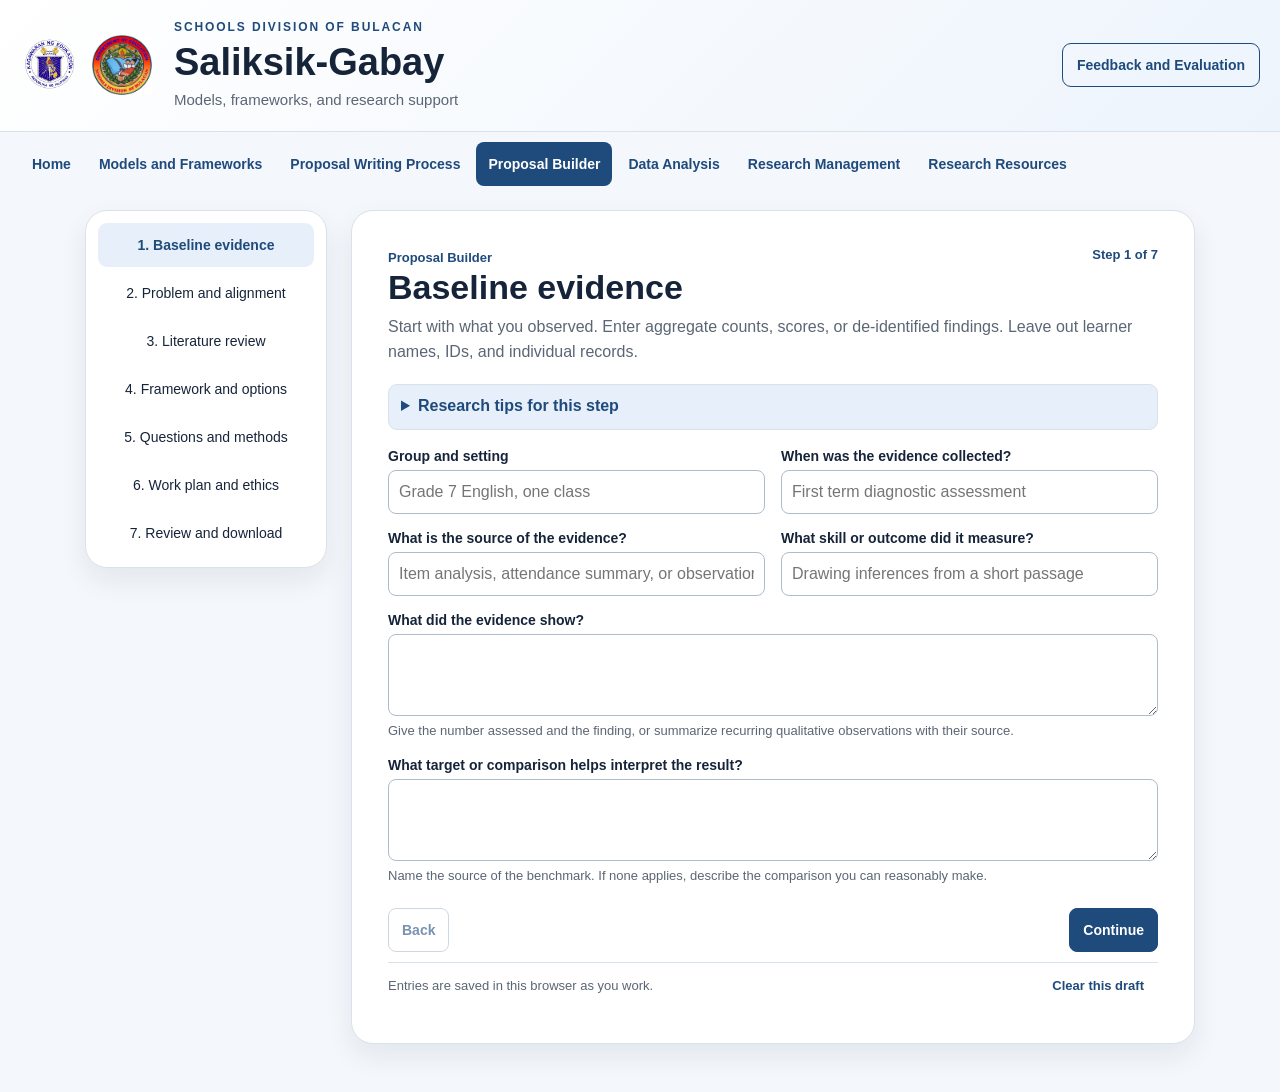
<file: research-guide.html>
<!DOCTYPE html>
<html lang="en"><head><meta charset="utf-8"><meta name="viewport" content="width=device-width, initial-scale=1"><title>Proposal Builder | Saliksik-Gabay</title><link rel="stylesheet" href="styles.css?v=compact88"><script>location.replace("proposal-builder.html" + location.search + location.hash);</script></head><body><main class="container reading-page"><h1>Saliksik-Gabay</h1><h2>Proposal Builder</h2><p>The Proposal Builder has moved to its permanent page.</p><p><a href="proposal-builder.html">Continue to Proposal Builder</a></p></main></body></html>
</file>
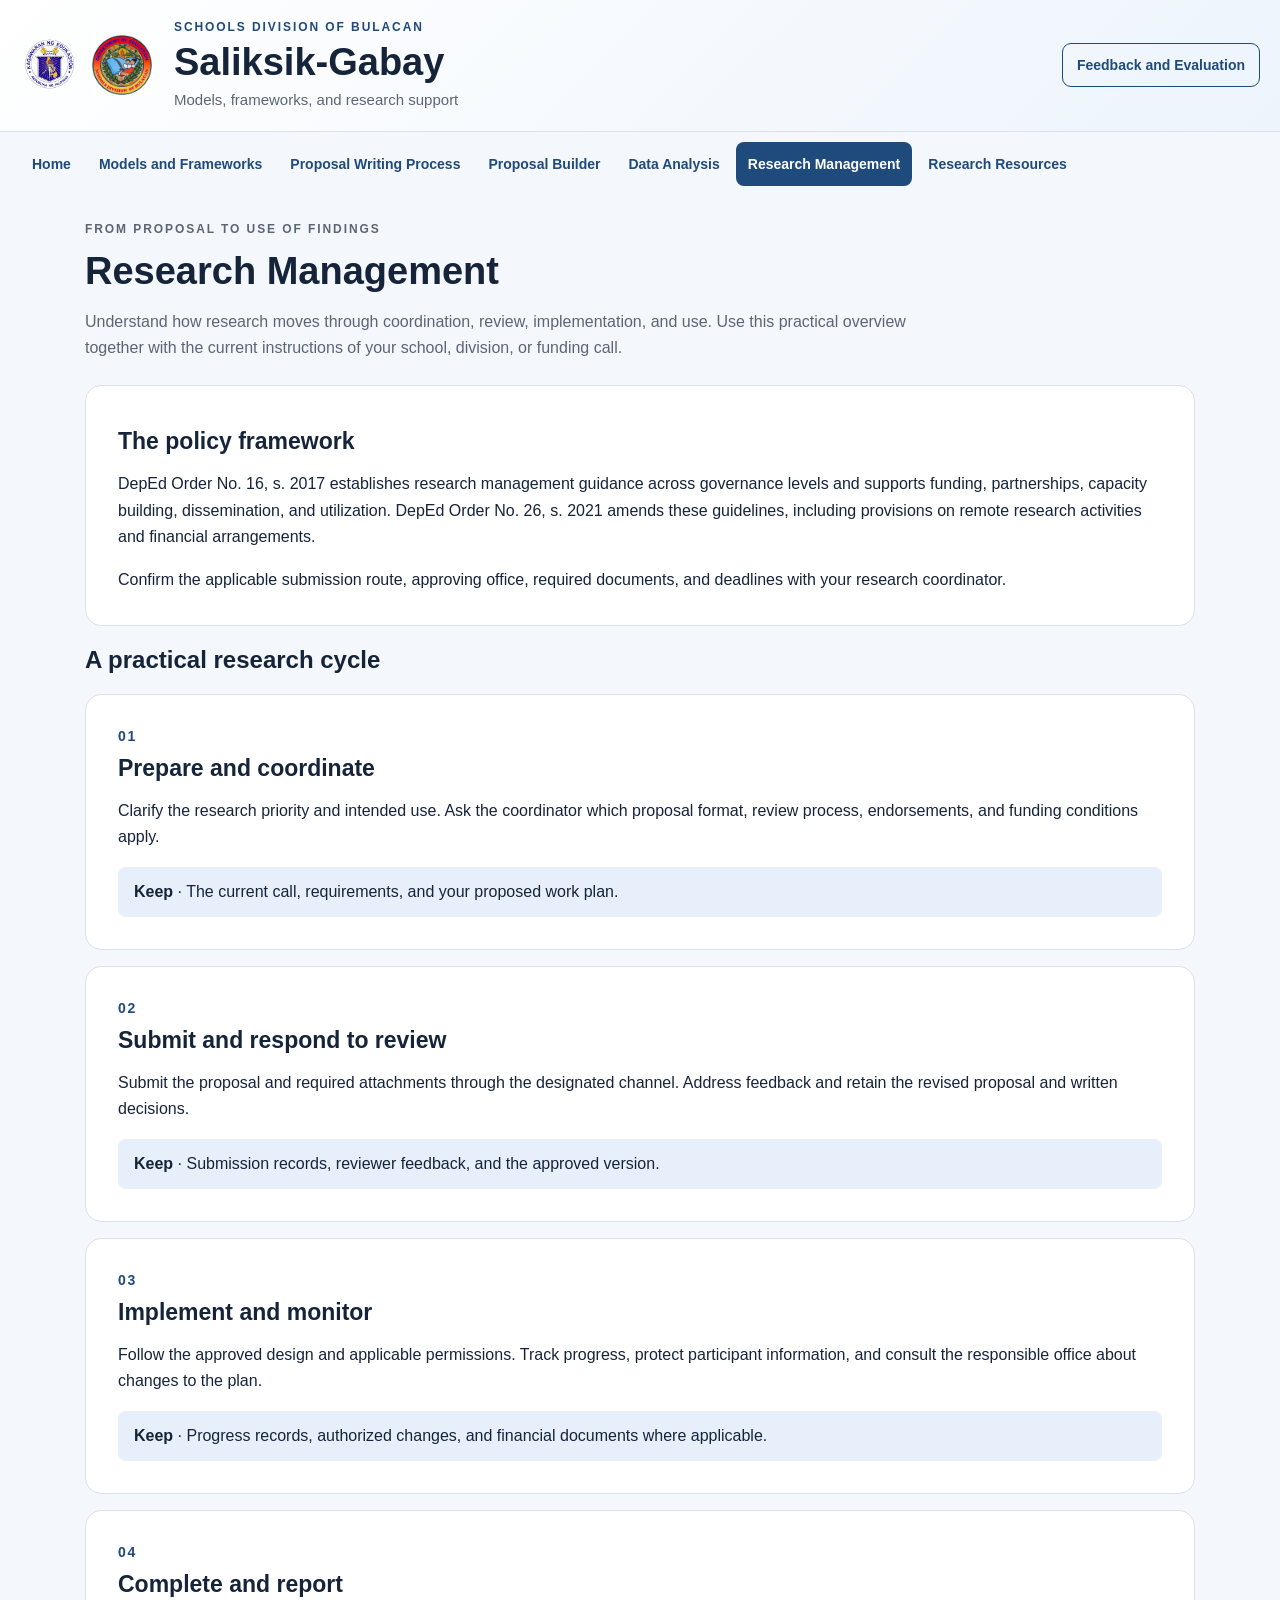
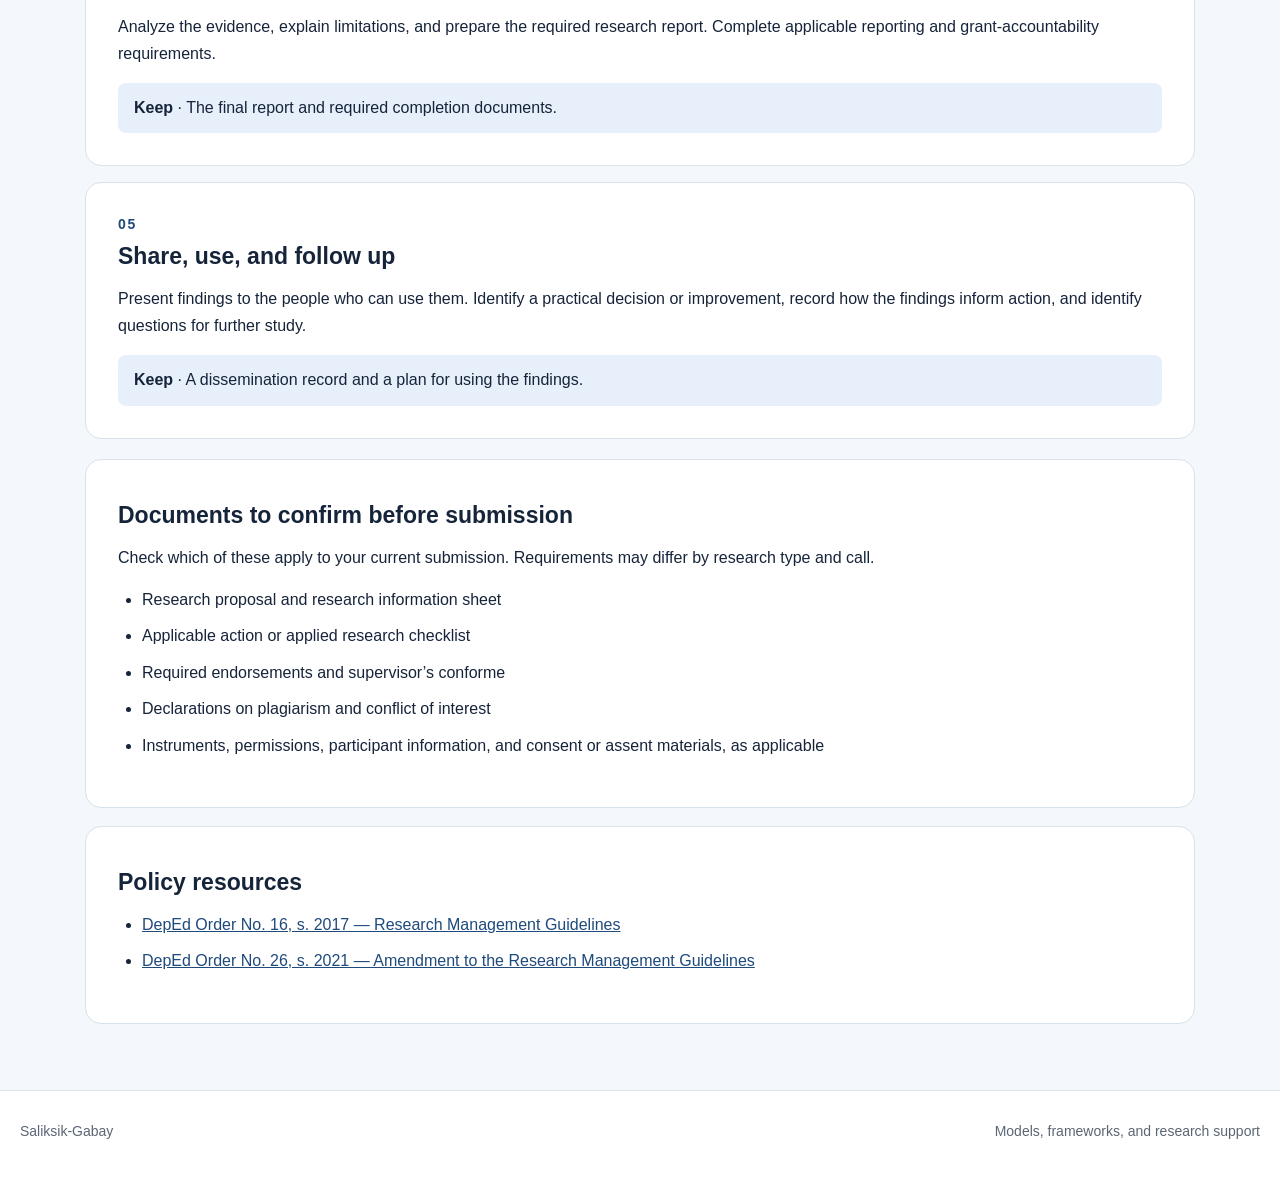
<file: research-management.html>
<!DOCTYPE html><html lang="en"><head><meta charset="utf-8"><meta name="viewport" content="width=device-width, initial-scale=1"><title>Research Management | Saliksik-Gabay</title><link rel="stylesheet" href="styles.css?v=compact88"></head><body><a class="skip-link" href="#main">Skip to content</a><header class="topbar"><div class="container brand-row"><div class="brand-logos"><img src="assets/deped-seal.png" alt="Department of Education seal" class="seal"><img src="assets/sdo-bulacan-seal.png" alt="Schools Division of Bulacan seal" class="seal"></div><div class="brand-copy"><p class="eyebrow">Schools Division of Bulacan</p><h1>Saliksik-Gabay</h1><p class="subtext">Models, frameworks, and research support</p></div><a class="portal-feedback" href="https://forms.cloud.microsoft/r/pqEk4NJqM2" target="_blank" rel="noopener noreferrer">Feedback and Evaluation <span class="visually-hidden">(opens in a new tab)</span></a></div></header><nav class="portal-nav container" aria-label="Portal sections"><a href="index.html">Home</a><a href="teaching-models.html">Models and Frameworks</a><a href="proposal-process.html">Proposal Writing Process</a><a href="proposal-builder.html">Proposal Builder</a><a href="data-analysis.html">Data Analysis</a><a href="research-management.html" aria-current="page">Research Management</a><a href="research-resources.html">Research Resources</a></nav><main id="main" class="container reading-page"><header class="page-intro"><p class="eyebrow">From proposal to use of findings</p><h2>Research Management</h2><p>Understand how research moves through coordination, review, implementation, and use. Use this practical overview together with the current instructions of your school, division, or funding call.</p></header><section class="reading-block"><h3>The policy framework</h3><p>DepEd Order No. 16, s. 2017 establishes research management guidance across governance levels and supports funding, partnerships, capacity building, dissemination, and utilization. DepEd Order No. 26, s. 2021 amends these guidelines, including provisions on remote research activities and financial arrangements.</p><p>Confirm the applicable submission route, approving office, required documents, and deadlines with your research coordinator.</p></section><h2>A practical research cycle</h2><div class="reading-sections"><section class="reading-block"><span class="stage-number">01</span><h3>Prepare and coordinate</h3><p>Clarify the research priority and intended use. Ask the coordinator which proposal format, review process, endorsements, and funding conditions apply.</p><p class="stage-output"><strong>Keep</strong> · The current call, requirements, and your proposed work plan.</p></section><section class="reading-block"><span class="stage-number">02</span><h3>Submit and respond to review</h3><p>Submit the proposal and required attachments through the designated channel. Address feedback and retain the revised proposal and written decisions.</p><p class="stage-output"><strong>Keep</strong> · Submission records, reviewer feedback, and the approved version.</p></section><section class="reading-block"><span class="stage-number">03</span><h3>Implement and monitor</h3><p>Follow the approved design and applicable permissions. Track progress, protect participant information, and consult the responsible office about changes to the plan.</p><p class="stage-output"><strong>Keep</strong> · Progress records, authorized changes, and financial documents where applicable.</p></section><section class="reading-block"><span class="stage-number">04</span><h3>Complete and report</h3><p>Analyze the evidence, explain limitations, and prepare the required research report. Complete applicable reporting and grant-accountability requirements.</p><p class="stage-output"><strong>Keep</strong> · The final report and required completion documents.</p></section><section class="reading-block"><span class="stage-number">05</span><h3>Share, use, and follow up</h3><p>Present findings to the people who can use them. Identify a practical decision or improvement, record how the findings inform action, and identify questions for further study.</p><p class="stage-output"><strong>Keep</strong> · A dissemination record and a plan for using the findings.</p></section></div><section class="reading-block"><h3>Documents to confirm before submission</h3><p>Check which of these apply to your current submission. Requirements may differ by research type and call.</p><ul><li>Research proposal and research information sheet</li><li>Applicable action or applied research checklist</li><li>Required endorsements and supervisor’s conforme</li><li>Declarations on plagiarism and conflict of interest</li><li>Instruments, permissions, participant information, and consent or assent materials, as applicable</li></ul></section><section class="reading-block"><h3>Policy resources</h3><ul><li><a href="https://www.deped.gov.ph/2017/03/20/do-16-s-2017-research-management-guidelines/" target="_blank" rel="noopener noreferrer">DepEd Order No. 16, s. 2017 — Research Management Guidelines</a></li><li><a href="https://www.deped.gov.ph/2021/06/21/june-21-2021-do-026-s-2021-amendment-to-deped-order-no-16-s-2017-research-management-guidelines/" target="_blank" rel="noopener noreferrer">DepEd Order No. 26, s. 2021 — Amendment to the Research Management Guidelines</a></li></ul></section></main><footer class="footer"><div class="container footer-inner"><p>Saliksik-Gabay</p><p>Models, frameworks, and research support</p></div></footer></body></html>
</file>
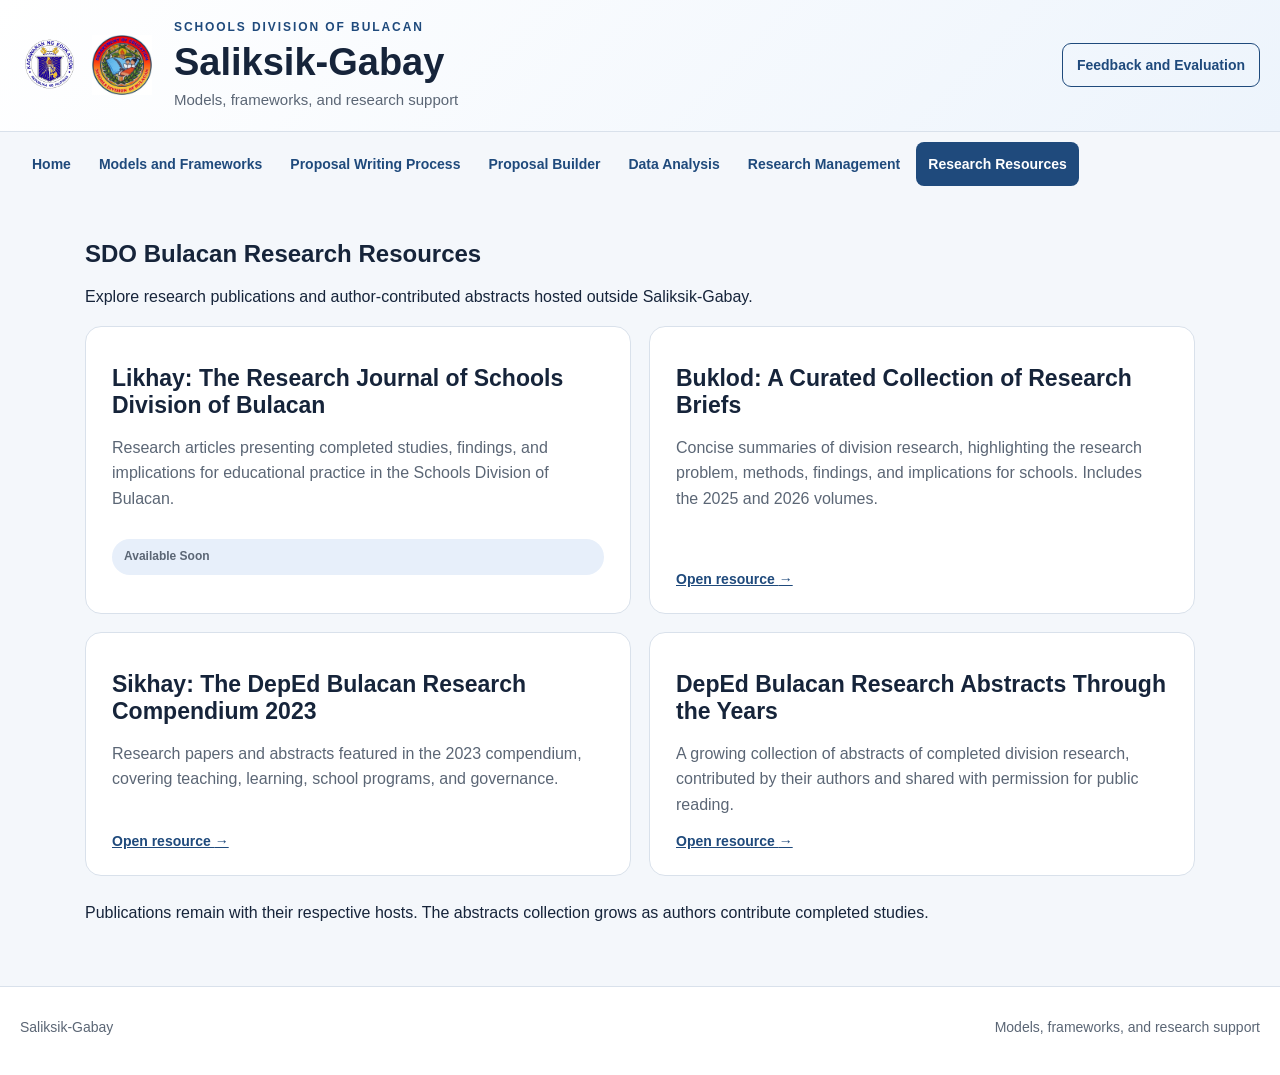
<file: research-resources.html>
<!DOCTYPE html><html lang="en"><head><meta charset="utf-8"><meta name="viewport" content="width=device-width, initial-scale=1"><title>SDO Bulacan Research Resources | Saliksik-Gabay</title><link rel="stylesheet" href="styles.css?v=compact88"><script>if(new URLSearchParams(location.search).has("model"))location.replace("teaching-models.html"+location.search+location.hash);</script></head><body><a class="skip-link" href="#main">Skip to content</a><header class="topbar"><div class="container brand-row"><div class="brand-logos"><img src="assets/deped-seal.png" alt="Department of Education seal" class="seal"><img src="assets/sdo-bulacan-seal.png" alt="Schools Division of Bulacan seal" class="seal"></div><div class="brand-copy"><p class="eyebrow">Schools Division of Bulacan</p><h1>Saliksik-Gabay</h1><p class="subtext">Models, frameworks, and research support</p></div><a class="portal-feedback" href="https://forms.cloud.microsoft/r/pqEk4NJqM2" target="_blank" rel="noopener noreferrer">Feedback and Evaluation <span class="visually-hidden">(opens in a new tab)</span></a></div></header><nav class="portal-nav container" aria-label="Portal sections"><a href="index.html">Home</a><a href="teaching-models.html">Models and Frameworks</a><a href="proposal-process.html">Proposal Writing Process</a><a href="proposal-builder.html">Proposal Builder</a><a href="data-analysis.html">Data Analysis</a><a href="research-management.html">Research Management</a><a href="research-resources.html" aria-current="page">Research Resources</a></nav><main id="main" class="container reading-page"><h2>SDO Bulacan Research Resources</h2><p>Explore research publications and author-contributed abstracts hosted outside Saliksik-Gabay.</p><div class="resource-grid"><article class="resource-card"><h3>Likhay: The Research Journal of Schools Division of Bulacan</h3><p>Research articles presenting completed studies, findings, and implications for educational practice in the Schools Division of Bulacan.</p><p class="pill">Available Soon</p></article><article class="resource-card"><h3>Buklod: A Curated Collection of Research Briefs</h3><p>Concise summaries of division research, highlighting the research problem, methods, findings, and implications for schools. Includes the 2025 and 2026 volumes.</p><a class="resource-link" href="https://bulacandeped.com.ph/buklod/" target="_blank" rel="noopener noreferrer">Open resource <span class="visually-hidden">(opens in a new tab)</span> →</a></article><article class="resource-card"><h3>Sikhay: The DepEd Bulacan Research Compendium 2023</h3><p>Research papers and abstracts featured in the 2023 compendium, covering teaching, learning, school programs, and governance.</p><a class="resource-link" href="https://drive.google.com/file/d/1ZCWd_5y7Ws7CbPX5orMNjkK8gmUnQP6W/view?usp=sharing" target="_blank" rel="noopener noreferrer">Open resource <span class="visually-hidden">(opens in a new tab)</span> →</a></article><article class="resource-card"><h3>DepEd Bulacan Research Abstracts Through the Years</h3><p>A growing collection of abstracts of completed division research, contributed by their authors and shared with permission for public reading.</p><a class="resource-link" href="https://drive.google.com/drive/folders/1_KpbxhVbayPChWyeL3K0JOjSOaLzMj2H?usp=sharing" target="_blank" rel="noopener noreferrer">Open resource <span class="visually-hidden">(opens in a new tab)</span> →</a></article></div><p>Publications remain with their respective hosts. The abstracts collection grows as authors contribute completed studies.</p></main><footer class="footer"><div class="container footer-inner"><p>Saliksik-Gabay</p><p>Models, frameworks, and research support</p></div></footer></body></html>
</file>
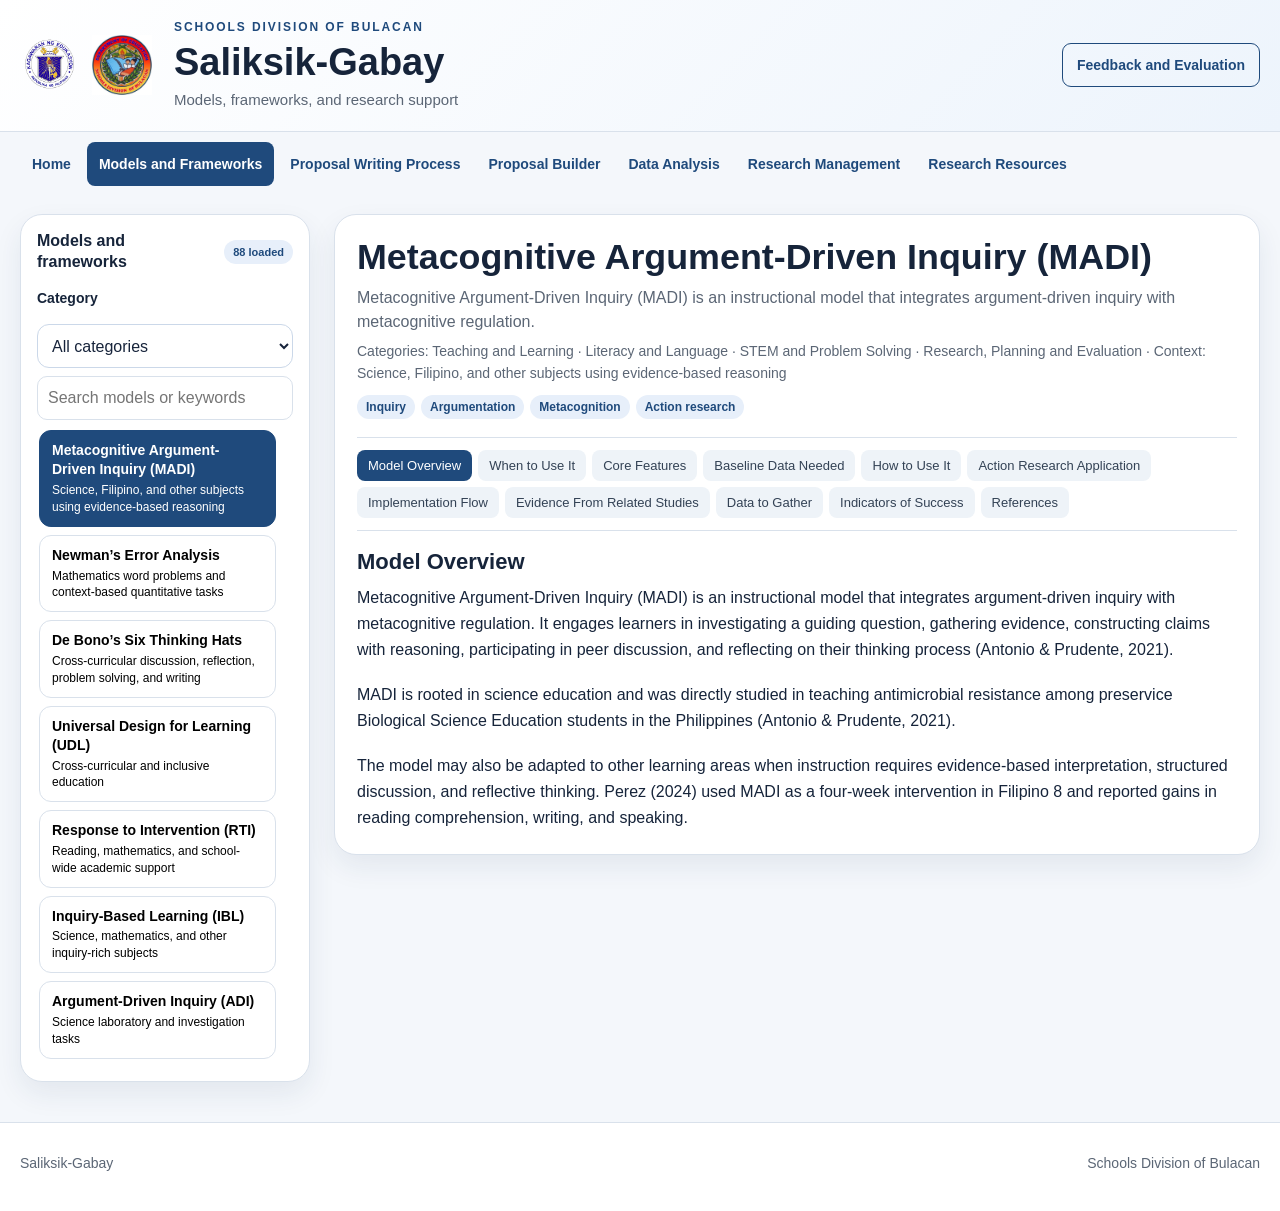
<file: teaching-models.html>
<!DOCTYPE html>
<html lang="en">
<head>
  <meta charset="UTF-8" />
  <meta name="viewport" content="width=device-width, initial-scale=1.0" />
  <title>Models and Frameworks | Saliksik-Gabay</title>
  <link rel="stylesheet" href="styles.css?v=compact88" />
</head>
<body>
  <a class="skip-link" href="#main">Skip to content</a><header class="topbar"><div class="container brand-row"><div class="brand-logos"><img src="assets/deped-seal.png" alt="Department of Education seal" class="seal"><img src="assets/sdo-bulacan-seal.png" alt="Schools Division of Bulacan seal" class="seal"></div><div class="brand-copy"><p class="eyebrow">Schools Division of Bulacan</p><h1>Saliksik-Gabay</h1><p class="subtext">Models, frameworks, and research support</p></div><a class="portal-feedback" href="https://forms.cloud.microsoft/r/pqEk4NJqM2" target="_blank" rel="noopener noreferrer">Feedback and Evaluation <span class="visually-hidden">(opens in a new tab)</span></a></div></header>

  <nav class="portal-nav container" aria-label="Portal sections"><a href="index.html">Home</a><a href="teaching-models.html" aria-current="page">Models and Frameworks</a><a href="proposal-process.html">Proposal Writing Process</a><a href="proposal-builder.html">Proposal Builder</a><a href="data-analysis.html">Data Analysis</a><a href="research-management.html">Research Management</a><a href="research-resources.html">Research Resources</a></nav>

  <main id="main" class="container main-grid">
    <button id="browseModels" class="browse-toggle" type="button"
      aria-controls="modelBrowser" aria-expanded="false">Browse models and frameworks</button>
    <aside id="modelBrowser" class="sidebar card" aria-labelledby="browserTitle">
      <div class="sidebar-head">
        <h2 id="browserTitle" class="section-title">Models and frameworks</h2>
        <span id="modelCount" class="pill" role="status"></span>
      </div>
      <div class="filter-toolbar"><label class="filter-label" for="categoryFilter">Category</label><button type="button" id="clearFilters" class="filter-clear" disabled>Clear filters</button></div><select id="categoryFilter" aria-controls="modelList"><option value="">All categories</option></select>
      <label class="visually-hidden" for="searchInput">Search models and frameworks</label>
      <input id="searchInput" type="search" placeholder="Search models or keywords" aria-describedby="filterHelp" aria-controls="modelList" />
      <p id="filterHelp" class="visually-hidden">Entries may appear in several categories. Search using English or Filipino keywords. Category counts overlap.</p>
      <div id="modelList" class="model-list"></div>
    </aside>

    <article class="content card" aria-labelledby="modelName">
      <header class="model-heading">
        <h2 id="modelName" tabindex="-1"></h2>
      </header>
      <aside class="model-context" aria-label="Model details">
        <p id="modelSummary" class="summary"></p>
        <p id="learningArea" class="learning-area"></p>
        <div id="tagList" class="tag-list"></div>
      </aside>
      <nav class="section-navigation" aria-label="Model sections">
        <div id="tabButtons" class="tab-buttons"></div>
        <div class="section-picker">
          <label for="sectionSelect">Jump to section</label>
          <select id="sectionSelect" aria-controls="sectionContent"></select>
        </div>
      </nav>
      <section class="section-card" aria-labelledby="activeTabTitle">
        <h3 id="activeTabTitle"></h3>
        <div id="sectionContent"></div>
      </section>
    </article>
  </main>

  <footer class="footer">
    <div class="container footer-inner">
      <p>Saliksik-Gabay</p>
      <p>Schools Division of Bulacan</p>
    </div>
  </footer>

  <script src="models.js?v=research88"></script>
  <script src="flow-images.js?v=research88"></script>
  <script src="search-utils.js?v=research88"></script>
  <script src="script.js?v=compact88"></script>
</body>
</html>
</file>
<file: styles.css>
:root {
  --bg: #f4f7fb;
  --card: #ffffff;
  --border: #d9e1eb;
  --text: #16243a;
  --muted: #5b6675;
  --accent: #1f4a7c;
  --accent-soft: #e7effa;
  --shadow: 0 12px 28px rgba(24, 48, 87, 0.08);
  --radius: 22px;
}

* { box-sizing: border-box; }

body {
  margin: 0;
  font-family: Arial, Helvetica, sans-serif;
  background: var(--bg);
  color: var(--text);
}

img { max-width: 100%; display: block; }

a { color: var(--accent); }

.visually-hidden {
  position: absolute;
  width: 1px;
  height: 1px;
  padding: 0;
  margin: -1px;
  overflow: hidden;
  clip-path: inset(50%);
  white-space: nowrap;
}

:focus-visible {
  outline: 2px solid var(--accent);
  outline-offset: 3px;
}

.topbar {
  background: linear-gradient(135deg, #ffffff 0%, #edf4fc 100%);
  border-bottom: 1px solid var(--border);
}

.container {
  width: min(1240px, calc(100% - 32px));
  margin: 0 auto;
}

.brand-row {
  display: flex;
  align-items: center;
  gap: 22px;
  padding: 20px 0;
}

.brand-logos {
  display: flex;
  gap: 12px;
  align-items: center;
  flex-shrink: 0;
}

.seal {
  width: 60px;
  height: 60px;
  object-fit: contain;
}

.eyebrow {
  margin: 0 0 8px;
  font-size: 12px;
  letter-spacing: 0.16em;
  text-transform: uppercase;
  color: var(--accent);
  font-weight: 700;
}

h1 {
  margin: 0;
  font-size: clamp(26px, 3vw, 38px);
  line-height: 1.08;
}

.subtext {
  margin: 6px 0 0;
  max-width: 820px;
  color: var(--muted);
  line-height: 1.45;
  font-size: 15px;
}

.portal-nav {
  display: flex;
  gap: 8px;
  padding-top: 10px;
}

.portal-nav a {
  display: inline-flex;
  align-items: center;
  min-height: 40px;
  padding: 6px 12px;
  border-radius: 8px;
  font-size: 14px;
  font-weight: 700;
  text-decoration: none;
}

.portal-nav a:hover,
.portal-nav [aria-current="page"] { background: var(--accent-soft); }

.main-grid {
  display: grid;
  grid-template-columns: minmax(240px, 290px) minmax(0, 1fr);
  align-items: start;
  gap: 24px;
  padding: 22px 0 40px;
}

.sidebar {
  display: flex;
  flex-direction: column;
  gap: 12px;
  position: sticky;
  top: 16px;
  max-height: calc(100vh - 32px);
  max-height: max(200px, calc(100dvh - 32px));
}

.browse-toggle,
.section-picker { display: none; }

.card {
  background: var(--card);
  border: 1px solid var(--border);
  border-radius: var(--radius);
  box-shadow: var(--shadow);
  padding: 22px;
}

.section-title {
  margin: 0;
  font-size: 18px;
}

#searchInput {
  width: 100%;
  flex: none;
  border: 1px solid var(--border);
  border-radius: 14px;
  padding: 10px 12px;
  font-size: 16px;
}

.summary,
.learning-area,
.figure-caption,
.empty-state {
  color: var(--muted);
  line-height: 1.55;
}

.sidebar-head {
  display: flex;
  align-items: center;
  justify-content: space-between;
  gap: 12px;
}

.pill,
.tag {
  display: inline-block;
  padding: 8px 12px;
  border-radius: 999px;
  background: var(--accent-soft);
  color: var(--accent);
  font-size: 12px;
  font-weight: 700;
}

.model-list {
  display: flex;
  flex-direction: column;
  gap: 8px;
  min-height: 0;
  overflow-y: auto;
  overscroll-behavior-y: contain;
  padding: 4px;
  scrollbar-gutter: stable;
}

.model-button {
  flex: none;
  width: 100%;
  text-align: left;
  border: 1px solid var(--border);
  background: #fff;
  border-radius: 12px;
  padding: 10px 12px;
  cursor: pointer;
}

.model-button:hover { border-color: #9eb2ca; }
.model-button.active { background: var(--accent); border-color: var(--accent); color: #fff; }
.model-button strong,
.model-button span { display: block; }
.model-button strong { font-size: 14px; line-height: 1.35; }
.model-button span { margin-top: 3px; font-size: 12px; line-height: 1.4; }

.content { display: flex; flex-direction: column; min-width: 0; }

.model-heading h2 {
  margin: 0;
  font-size: clamp(24px, 2.8vw, 36px);
  line-height: 1.14;
  scroll-margin-top: 16px;
}

.summary { margin: 8px 0 0; }
.learning-area { margin: 6px 0 0; font-size: 14px; }

.tag-list {
  display: flex;
  flex-wrap: wrap;
  gap: 6px;
  margin-top: 10px;
}

.tag { padding: 5px 9px; }

.section-navigation {
  margin-top: 18px;
  padding: 12px 0;
  border-block: 1px solid var(--border);
}

.tab-buttons {
  display: flex;
  flex-wrap: wrap;
  gap: 6px;
}

.tab-button {
  border: none;
  border-radius: 8px;
  background: #eef3f8;
  color: #334255;
  padding: 8px 11px;
  cursor: pointer;
  font-size: 13px;
}

.tab-button.active { background: var(--accent); color: #fff; }

.section-card h3 {
  margin: 18px 0 10px;
  font-size: 22px;
}

.section-paragraph { margin: 0; line-height: 1.65; }

.content-block + .content-block {
  margin-top: 18px;
}

.block-title {
  margin: 0 0 10px;
  font-size: 16px;
  color: #24344d;
}

.section-list,
.sequence-list,
.reference-list {
  margin: 0;
  padding-left: 22px;
}

.section-list li,
.sequence-list li,
.reference-list li {
  margin: 0 0 12px;
  line-height: 1.7;
}

.figure-frame {
  margin: 0;
  border: 1px solid var(--border);
  border-radius: 18px;
  overflow: hidden;
  background: #fff;
}

.figure-frame img {
  width: 100%;
  height: auto;
}

.figure-caption {
  padding: 12px 14px 14px;
  border-top: 1px solid var(--border);
  background: #fafcff;
  margin: 0;
  font-size: 14px;
}

.reference-list {
  list-style: none;
  padding-left: 0;
}

.reference-list li {
  padding-left: 1.25em;
  text-indent: -1.25em;
  overflow-wrap: anywhere;
}

.footer {
  border-top: 1px solid var(--border);
  background: #fff;
}

.footer-inner {
  display: flex;
  justify-content: space-between;
  gap: 12px;
  padding: 18px 0 26px;
  color: var(--muted);
  font-size: 14px;
}

@media (max-width: 860px) {
  .main-grid { grid-template-columns: minmax(0, 1fr); gap: 12px; padding-top: 12px; }
  .brand-row { gap: 12px; padding: 12px 0; }
  .brand-logos { gap: 5px; }
  .seal { width: 38px; height: 38px; }
  h1 { font-size: clamp(19px, 4.5vw, 26px); }
  .eyebrow { margin-bottom: 4px; font-size: 10px; letter-spacing: 0.09em; }
  .subtext { font-size: 12px; }

  .browse-toggle {
    display: flex;
    align-items: center;
    justify-content: space-between;
    gap: 10px;
    width: 100%;
    min-height: 44px;
    padding: 8px 12px;
    border: 1px solid var(--border);
    border-radius: 10px;
    background: var(--card);
    color: var(--accent);
    cursor: pointer;
    font-size: 15px;
    font-weight: 700;
    text-align: left;
  }

  .browse-toggle::after { content: "+"; font-size: 18px; }
  .browse-toggle[aria-expanded="true"]::after { content: "−"; }
  .browse-toggle[aria-expanded="false"] + .sidebar { display: none; }
  .sidebar { position: static; max-height: none; }
  .model-list { max-height: 35vh; max-height: 35dvh; }
  .card { padding: 14px; border-radius: 14px; }
  .model-heading h2 { font-size: clamp(22px, 5vw, 30px); }
  .model-context { order: 1; margin-top: 16px; padding-top: 8px; border-top: 1px solid var(--border); }
  .section-navigation { margin-top: 12px; padding: 9px 0; }
  .tab-buttons { display: none; }

  .section-picker {
    display: grid;
    grid-template-columns: auto minmax(0, 1fr);
    align-items: center;
    gap: 8px;
    color: var(--muted);
    font-size: 13px;
  }

  #sectionSelect {
    width: 100%;
    min-width: 0;
    min-height: 44px;
    padding: 6px 8px;
    border: 1px solid var(--border);
    border-radius: 8px;
    background: var(--card);
    color: var(--text);
    font-size: 16px;
  }
}

@media (max-width: 640px) {
  .subtext { display: none; }
  .container { width: min(1240px, calc(100% - 20px)); }
  .footer-inner { flex-direction: column; }
}

/* Shared portal navigation and reading pages */
.portal-nav {flex-wrap:wrap; padding-bottom:6px; gap:4px;}
.portal-nav a {min-height:44px;}
.portal-nav [aria-current="page"] {background:var(--accent); color:#fff;}
.skip-link {position:absolute;left:16px;top:-100px;z-index:20;background:white;padding:12px;}
.skip-link:focus {top:8px;}
.reading-page {max-width:1110px;padding:28px 0 48px;}
.home-hero {padding:clamp(24px,5vw,54px);border:1px solid var(--border);border-radius:var(--radius);background:linear-gradient(120deg,#e5effc,#fff);margin-bottom:32px;}
.home-hero h2 {font-size:clamp(29px,4vw,46px);line-height:1.12;max-width:800px;margin:12px 0 18px;letter-spacing:-.025em;}
.home-hero p:not(.eyebrow) {max-width:780px;font-size:17px;line-height:1.65;color:var(--muted);}
.portal-action {display:inline-flex;align-items:center;gap:14px;min-height:46px;border-radius:9px;background:var(--accent);color:white;text-decoration:none;padding:12px 18px;font-weight:bold;margin:10px 12px 0 0;}
.secondary-action {display:inline-block;padding:12px 0;font-weight:bold;}
.resource-grid {display:grid;grid-template-columns:repeat(2,minmax(0,1fr));gap:18px;margin:20px 0 28px;}
.resource-card {display:flex;flex-direction:column;padding:26px;background:white;border:1px solid var(--border);border-radius:16px;text-decoration:none;color:var(--text);transition:border-color .15s;}
.resource-card:hover {border-color:var(--accent);}
.resource-card h3 {font-size:23px;margin:12px 0 0;}
.resource-card p {color:var(--muted);line-height:1.6;}
.resource-kicker,.resource-link {font-weight:bold;color:var(--accent);font-size:14px;}
.resource-link {margin-top:auto;}
.page-intro {max-width:850px;margin-bottom:24px;}
.page-intro h2 {font-size:clamp(28px,4vw,38px);margin:10px 0;}
.page-intro p,.reading-block p,.reading-block li,.reading-note {line-height:1.65;}
.page-intro p {color:var(--muted);}
.reading-sections {display:grid;gap:16px;}
.reading-block {background:white;border:1px solid var(--border);border-radius:16px;padding:clamp(20px,3vw,32px);margin-bottom:18px;scroll-margin-top:20px;}
.reading-sections .reading-block {margin-bottom:0;}
.reading-block h3 {font-size:23px;margin:10px 0;}
.reading-block li+li {margin-top:10px;}
.reading-block ul,.reading-block ol {padding-left:24px;}
.reading-block p:last-child {margin-bottom:0;}
.stage-number {font-size:14px;font-weight:bold;letter-spacing:.12em;color:var(--accent);}
.stage-output {padding:12px 16px;background:var(--accent-soft);border-radius:8px;}
.page-jumps {display:flex;gap:8px;flex-wrap:wrap;margin:0 0 24px;}
.page-jumps a {padding:8px 12px;border:1px solid var(--border);border-radius:8px;text-decoration:none;font-size:14px;background:white;}
.reading-sections+section {margin-top:20px;}
.builder-label {font-size:13px;font-weight:bold;color:var(--accent);}
.guide-step-top {flex-wrap:wrap;}
.guide-tips ul {padding-bottom:14px;}
@media(max-width:600px){.resource-grid{grid-template-columns:1fr;}.brand-row{gap:12px;padding:14px 0;}.brand-logos{gap:6px;}.seal{width:38px;height:38px;}.brand-copy h1{font-size:27px;}.brand-copy .eyebrow{font-size:9px;letter-spacing:.08em;margin-bottom:5px;}.brand-copy .subtext{font-size:12px;}.portal-nav{gap:2px;}.portal-nav a{font-size:12px;padding:6px 8px;}.reading-page{padding-top:18px;}.home-hero{padding:22px;}.resource-card{padding:22px;}.page-jumps{display:none;}.reading-block h3{font-size:21px;}}

@media(max-width:360px){.brand-copy h1{font-size:23px;}.seal{width:32px;height:32px;}.home-hero h2{font-size:27px;}.home-hero p:not(.eyebrow){font-size:16px;}}

/* One shared feedback action across portal pages */
.portal-feedback {display:inline-flex;align-items:center;justify-content:center;gap:8px;margin-left:auto;padding:10px 14px;min-height:44px;border:1px solid var(--accent);border-radius:9px;font-size:14px;font-weight:700;text-decoration:none;flex-shrink:0;}
.portal-feedback:hover {background:var(--accent-soft);}
@media(max-width:700px){.brand-row{flex-wrap:wrap;}.portal-feedback{margin:0 0 0 auto;font-size:12px;padding:8px 12px;}.brand-copy{flex:1;min-width:0;}}
@media(max-width:700px){.brand-row{display:grid;grid-template-columns:auto minmax(0,1fr);gap:10px 12px;}.portal-feedback{grid-column:1 / -1;justify-self:end;margin:0;}.brand-copy{min-width:0;}}

/* Catalogue category filter */
.filter-label{display:block;font-weight:700;margin:12px 0 6px}
#categoryFilter{width:100%;min-height:44px;padding:10px;border:1px solid #cbd8e9;border-radius:12px;background:white;color:#17243b;font:inherit;margin-bottom:12px}
.sidebar-head{flex-wrap:wrap}
.reference-list{overflow-wrap:anywhere}

.filter-help{font-size:.85rem;line-height:1.5;color:#46566a;margin:10px 0}.resource-card .pill{display:inline-block}.resource-card h3{overflow-wrap:anywhere}#clearFilters{margin:0 0 12px;cursor:pointer}

/* Compact catalogue controls leave room for browsing. */
#modelBrowser {height:calc(100vh - 32px);height:calc(100dvh - 32px);padding:16px;gap:8px;}
#modelBrowser > :not(.model-list) {flex-shrink:0;}
#modelBrowser .sidebar-head {flex-wrap:nowrap;gap:8px;}
#modelBrowser .section-title {font-size:16px;line-height:1.3;}
#modelCount {white-space:nowrap;padding:6px 9px;font-size:11px;}
#modelBrowser .filter-toolbar {display:flex;align-items:center;justify-content:space-between;gap:8px;}
#modelBrowser .filter-label {margin:0;font-size:14px;}
#modelBrowser #clearFilters {width:auto;min-height:36px;margin:0;padding:6px 8px;border:0;border-radius:6px;background:transparent;color:var(--accent);font:inherit;font-size:13px;font-weight:700;cursor:pointer;}
#modelBrowser #clearFilters:hover:not(:disabled) {background:var(--accent-soft);}
#modelBrowser #clearFilters:disabled {visibility:hidden;}
#modelBrowser #categoryFilter {margin:0;min-height:44px;padding:8px 10px;font-size:16px;}
#modelBrowser #searchInput {min-height:44px;padding:8px 10px;border-radius:10px;}
#modelBrowser .model-list {flex:1 1 auto;min-height:160px;max-height:none;padding:2px;}
@media(max-width:860px){
  #modelBrowser {height:auto;max-height:none;padding:14px;}
  #modelBrowser .model-list {flex:none;height:55vh;height:55dvh;min-height:280px;max-height:560px;}
  #modelBrowser #clearFilters {min-height:44px;}
}
@media(min-width:861px) and (max-height:540px){
  #modelBrowser {position:static;height:auto;max-height:none;}
  #modelBrowser .model-list {flex:none;height:320px;}
}
</file>
<file: data-analysis.css>
.analysis-tracks { display:grid; grid-template-columns:repeat(auto-fit,minmax(min(100%,245px),1fr)); gap:16px; margin:18px 0 28px; }
.analysis-tracks h3 { margin:0; color:var(--accent); }
.analysis-tracks p { margin-bottom:0; }
.analysis-back { display:inline-block; margin-bottom:12px; }
.analysis-page a:focus-visible,.method summary:focus-visible { outline:3px solid var(--accent); outline-offset:3px; }
.analysis-jumps { display:flex; flex-wrap:wrap; gap:8px; margin:18px 0 28px; }
.analysis-jumps a { padding:8px 12px; border:1px solid var(--border); background:white; color:var(--accent); border-radius:8px; }
.analysis-note { max-width:80ch; line-height:1.6; }
.method-group { scroll-margin-top:12px; margin:26px 0; }
.method-group h3 { font-size:1.25rem; }
.method { background:white; border:1px solid var(--border); border-radius:12px; margin:8px 0; }
.method summary { cursor:pointer; color:var(--accent); padding:14px 18px; line-height:1.5; font-weight:bold; }
.method summary small { display:block; margin-left:1.1rem; color:var(--muted); font-size:.95rem; font-weight:normal; }
.method[open] summary { border-bottom:1px solid var(--border); }
.method dl,.method-source { margin:16px 22px; max-width:78ch; line-height:1.6; }
.method dt { font-weight:bold; margin-top:12px; }
.method dd { margin:2px 0 0; }

.guide-reader { max-width:68rem; }
.guide-reader .page-intro { margin-bottom:1rem; }
.guide-reader [hidden] { display:none; }
.reader-controls,.guide-index { margin:1rem 0; padding:1rem; background:var(--accent-soft); border-radius:.75rem; }
.reader-controls label { display:block; font-weight:bold; margin-bottom:.45rem; }
.reader-controls select { max-width:100%; width:36rem; font:inherit; padding:.65rem; color:var(--text); background:white; border:1px solid var(--border); border-radius:.5rem; }
.guide-paper { background:white; padding:clamp(1rem,4vw,2.5rem); border:1px solid var(--border); border-radius:1rem; margin:1rem 0; }
.guide-paper h3 { color:var(--accent); font-size:clamp(1.4rem,3vw,2rem); line-height:1.2; margin:0 0 .8rem; }
.guide-paper h4 { font-size:1.2rem; margin:0 0 .45rem; }
.guide-paper section { border-top:1px solid var(--border); padding-top:1rem; margin-top:1.5rem; scroll-margin-top:1rem; }
.guide-paper p,.guide-paper li { max-width:80ch; line-height:1.65; margin:.45rem 0; }
.guide-paper ol,.guide-paper ul { padding-left:1.5rem; }
.reader-contents { display:flex; gap:.4rem .8rem; flex-wrap:wrap; margin-top:1rem; }
.reader-contents a { font-size:.9375rem; padding:.25rem 0; }
@media print { .reader-controls,.reader-contents,.analysis-back,.portal-nav,.portal-feedback { display:none; } .guide-paper { border:0; } }

.guide-browser [hidden] {display:none!important}
.guide-browser .guide-paper {margin:0; border:1px solid var(--border); padding:22px}
.guide-browser .guide-paper section {margin:0; border:0; padding-top:0}
.guide-browser .guide-paper h3 {font-size:1.45rem;margin:1.2rem 0 .7rem;color:var(--text)}
.guide-browser .guide-paper h4 {margin:1.25rem 0 .4rem;color:var(--accent);font-size:1.1rem}
.guide-browser .section-card p,.guide-browser .section-card li {max-width:78ch;line-height:1.65}
.guide-browser .model-button,.guide-browser .tab-button {text-decoration:none}
.guide-browser .tab-button {display:inline-flex;align-items:center}
.guide-browser .ref {padding-left:1.7rem;text-indent:-1.7rem;overflow-wrap:anywhere;margin:0 0 .9rem}
.guide-browser .ref em {font-style:italic}
.guide-browser .data-preview {max-width:100%;overflow:auto;margin:.8rem 0}
.guide-browser table {border-collapse:collapse;font-size:1rem;min-width:65%}
.guide-browser td,.guide-browser th {border:1px solid var(--border);text-align:left;vertical-align:top;padding:.55rem}
.guide-browser th {background:var(--accent-soft)}
.guide-browser .plot {margin:1rem 0}
.guide-browser .plot img {width:100%;max-width:760px;height:auto}
.guide-browser .section-navigation {margin:1rem 0}
.guide-browser .assumption {padding:0 0 .85rem;border-bottom:1px solid var(--border)}
.guide-browser .back-library {padding:.4rem 0;font-weight:bold}
.guide-browser:not(.enhanced) .paper-list {display:grid;gap:1rem}
.guide-browser:not(.enhanced) .section-navigation {display:none}
@media(max-width:800px){.guide-browser .guide-paper{padding:16px}.guide-browser table{font-size:.94rem}}
@media print {.guide-browser .sidebar,.guide-browser .browse-toggle,.guide-browser .section-navigation{display:none!important}.guide-browser .guide-paper:not([hidden]) .section-card[hidden]{display:block!important}}

.beginner-intro{line-height:1.5;color:var(--muted);margin:0;font-size:1rem}

.treatment-family{display:grid;gap:.4rem}.treatment-family h3{font-size:1rem;margin:.85rem 0 .25rem;color:var(--accent)}
</file>
<file: research-guide.css>
.guide-layout {
  display: grid;
  grid-template-columns: minmax(200px, 242px) minmax(0, 1fr);
  align-items: start;
  gap: 24px;
  max-width: 1110px;
  padding: 18px 0 48px;
}

.guide-steps { position: sticky; top: 16px; padding: 12px; }
.guide-steps ol { list-style: none; display: grid; gap: 4px; margin: 0; padding: 0; }
.guide-steps button {
  width: 100%;
  min-height: 44px;
  border: 0;
  border-radius: 9px;
  background: transparent;
  color: var(--text);
  font: inherit;
  font-size: 14px;
  text-align: left;
  padding: 8px 12px;
  cursor: pointer;
}
.guide-steps button:hover, .guide-steps [aria-current="step"] { background: var(--accent-soft); color: var(--accent); }
.guide-steps [aria-current="step"] { font-weight: 700; }
.guide-workspace { padding: clamp(16px, 4vw, 36px); min-width: 0; }
.guide-step-top { display: flex; gap: 12px; justify-content: space-between; align-items: center; }
.guide-step-count { margin: 0 0 6px; color: var(--accent); font-weight: 700; font-size: 13px; }
.guide-step-picker { display: none; }
.guide-workspace h2 { font-size: clamp(23px, 4vw, 34px); margin: 0; line-height: 1.15; scroll-margin-top: 16px; }
.guide-intro { margin: 8px 0 20px; color: var(--muted); line-height: 1.55; }
.guide-tips { margin: 0 0 18px; padding: 0 12px; border: 1px solid var(--border); border-radius: 9px; background: var(--accent-soft); }
.guide-tips summary { padding: 12px 0; min-height: 44px; cursor: pointer; color: var(--accent); font-weight: 700; }
.guide-tips ul { margin: 0; padding-left: 20px; line-height: 1.5; }
.guide-tips li + li { margin-top: 7px; }
.guide-tips p { margin: 10px 0 12px; }
.guide-form-grid { display: grid; grid-template-columns: repeat(2, minmax(0, 1fr)); gap: 16px; }
.guide-field { display: grid; align-content: start; gap: 6px; min-width: 0; }
.guide-field.wide { grid-column: 1 / -1; }
.guide-field label, .guide-model-search > label { font-size: 14px; font-weight: 700; }
.guide-field small, .guide-muted { font-size: 13px; color: var(--muted); line-height: 1.45; }
.guide-workspace input, .guide-workspace textarea, .guide-workspace select {
  width: 100%;
  min-width: 0;
  min-height: 44px;
  border: 1px solid #aebccc;
  border-radius: 8px;
  background: #fff;
  color: var(--text);
  font: inherit;
  font-size: 16px;
  padding: 8px 10px;
}
.guide-workspace textarea { resize: vertical; min-height: 82px; }
.guide-group { margin-top: 22px; }
.guide-group h3 { margin: 0 0 10px; font-size: 17px; }
.guide-group fieldset { min-inline-size: 0; margin: 0 0 12px; padding: 14px; border: 1px solid var(--border); border-radius: 12px; }
.guide-group legend { padding: 0 5px; color: var(--accent); font-weight: 700; font-size: 14px; }
.guide-button {
  display: inline-flex;
  align-items: center;
  justify-content: center;
  padding: 8px 13px;
  min-height: 44px;
  border: 1px solid #aebccc;
  border-radius: 8px;
  background: #fff;
  color: var(--accent);
  font: inherit;
  font-weight: 700;
  font-size: 14px;
  text-decoration: none;
  cursor: pointer;
}
.guide-button:hover { background: var(--accent-soft); }
.guide-button:disabled { opacity: .6; cursor: default; }
.guide-primary { background: var(--accent); border-color: var(--accent); color: #fff; }
.guide-primary:hover { background: #173c66; }
.guide-text-button { border-color: transparent; background: transparent; font-size: 13px; }
.guide-group .guide-text-button { margin-top: 6px; }
.guide-actions, .guide-local { display: flex; align-items: center; justify-content: space-between; gap: 8px; margin-top: 22px; }
.guide-local { flex-wrap: wrap; margin-top: 10px; border-top: 1px solid var(--border); color: var(--muted); font-size: 13px; }
.guide-local p { margin: 10px 0; }
.guide-callout { padding: 12px 14px; background: var(--accent-soft); border-radius: 9px; margin: 0 0 16px; line-height: 1.5; overflow-wrap: anywhere; }
.guide-callout h3 { margin: 0; font-size: 16px; }
.guide-callout p { margin: 0; }
.guide-callout ul { margin: 8px 0 0; padding-left: 20px; }
.guide-callout li + li { margin-top: 5px; }
.guide-review { margin-top: 16px; }
.guide-review summary { cursor: pointer; color: var(--accent); font-weight: 700; padding: 8px 0; }
.guide-review h4 { margin-bottom: 5px; }
.guide-review p { white-space: pre-wrap; overflow-wrap: anywhere; line-height: 1.5; }
.guide-model-search { margin: 18px 0 0; padding: 14px; border: 1px solid var(--border); border-radius: 10px; }
.guide-model-search input { margin-top: 6px; }
.guide-model-search ul { list-style: none; margin: 0; padding: 0; }
.guide-model-search li { display: grid; gap: 5px; border-top: 1px solid var(--border); padding: 10px 0; }
.guide-model-search button { justify-self: start; }
[hidden] { display: none !important; }

@media (max-width: 760px) {
  .guide-layout { grid-template-columns: minmax(0, 1fr); padding-top: 10px; }
  .guide-steps { display: none; }
  .guide-step-picker { display: block; min-width: 0; max-width: 68%; }
  .guide-step-picker select { font-size: 16px; }
  .guide-step-count { margin: 0; }
  .guide-step-top { margin-bottom: 10px; }
  .guide-form-grid { grid-template-columns: minmax(0, 1fr); gap: 13px; }
}
</file>
